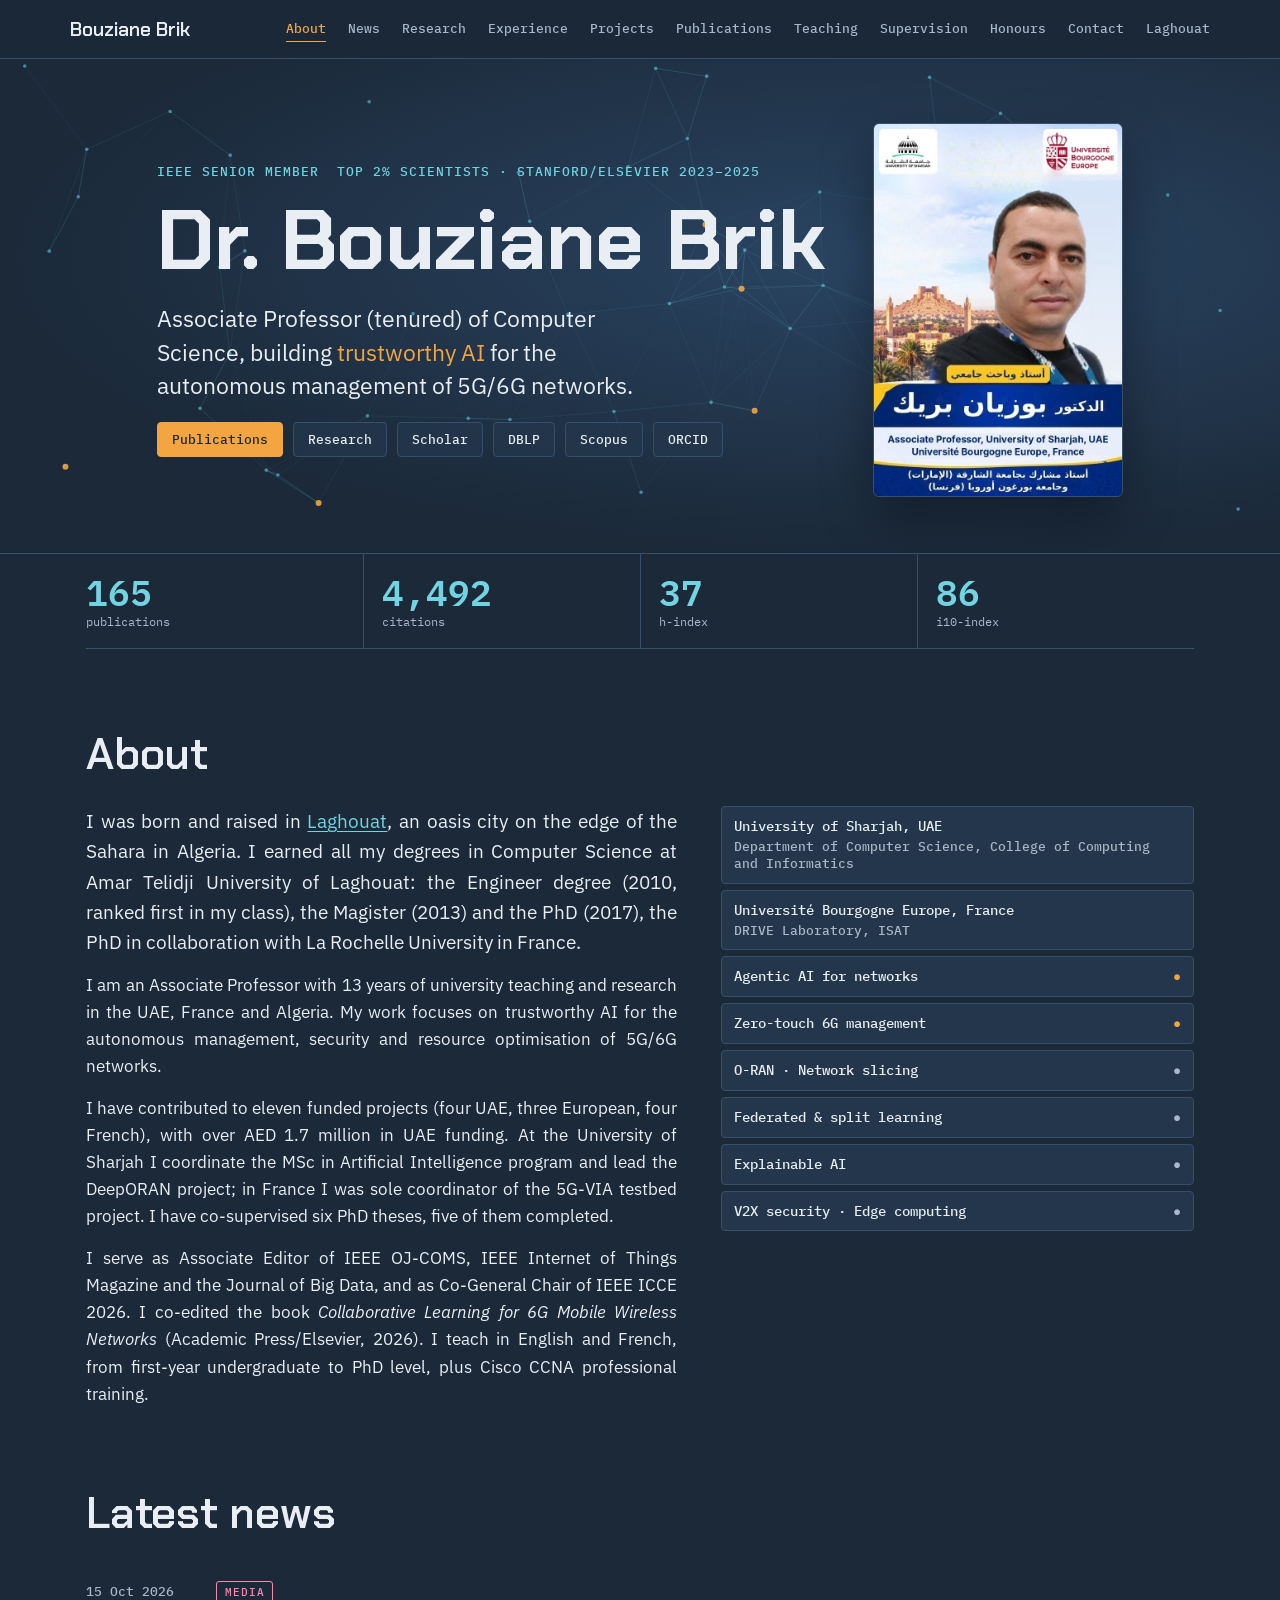
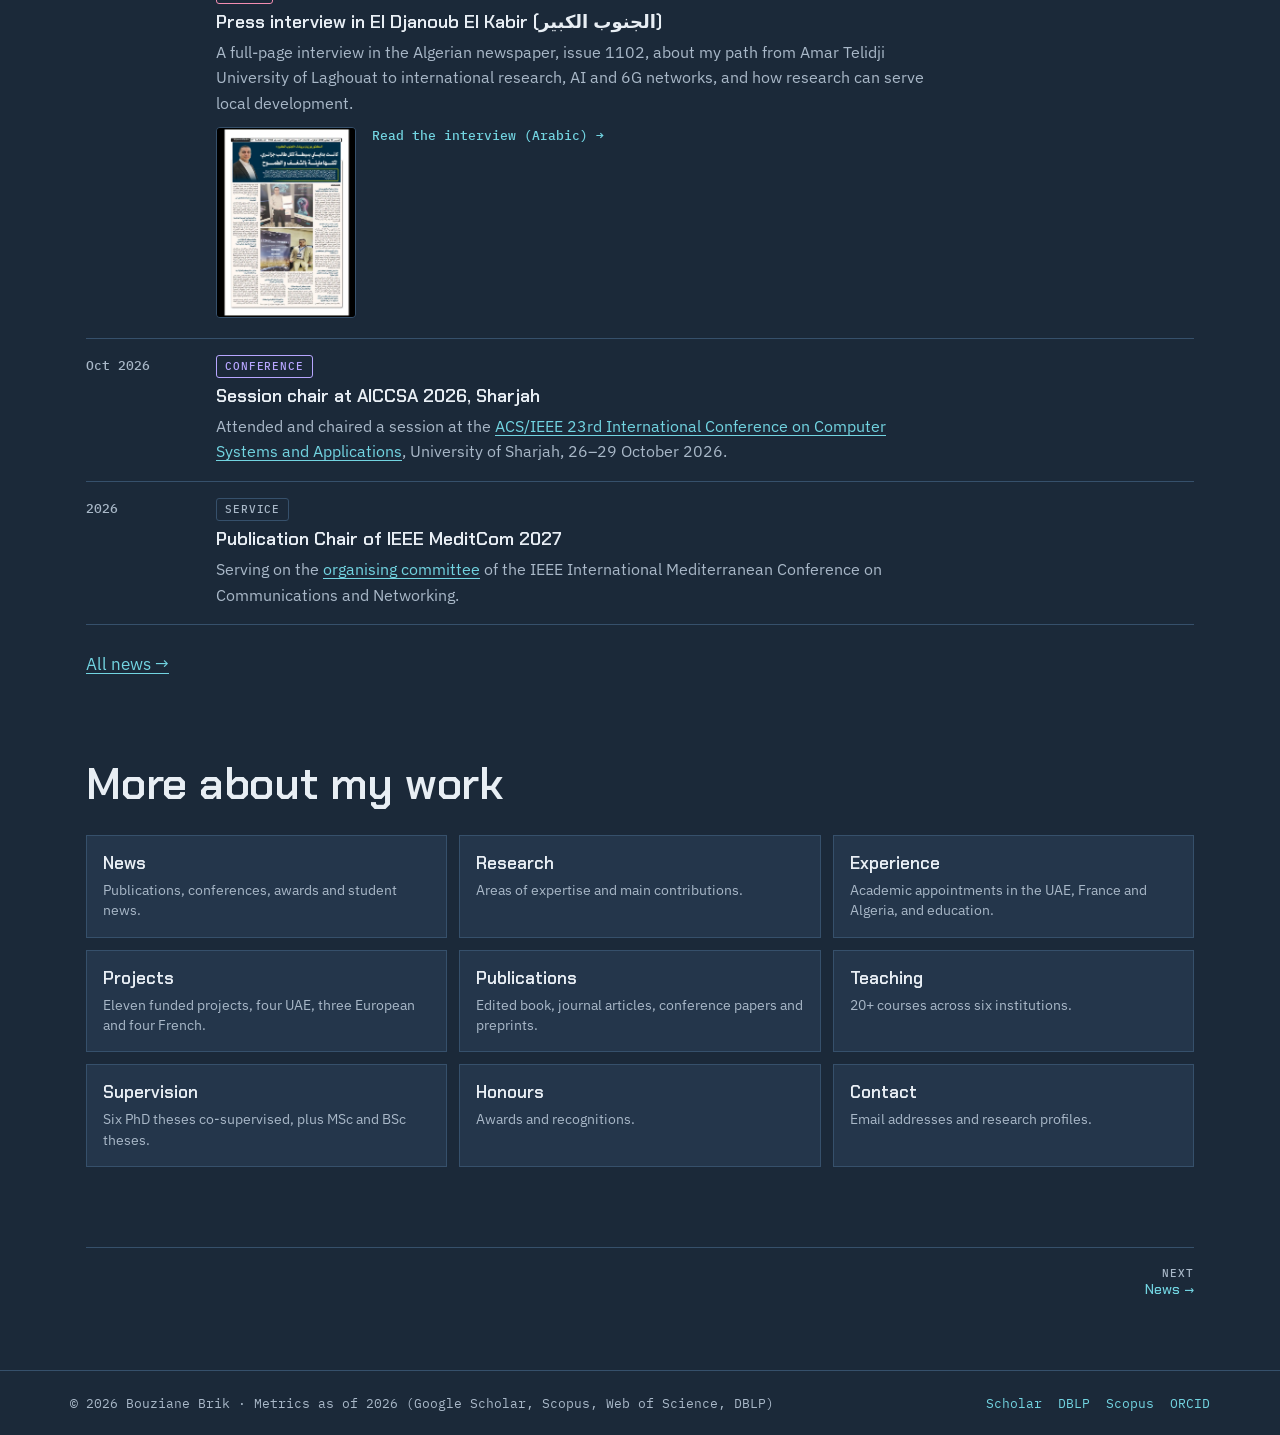
<file: index.html>
<!doctype html>
<html lang="en">
<head>
<meta charset="utf-8">
<meta name="theme-color" content="#1B2939">
<meta name="viewport" content="width=device-width, initial-scale=1, viewport-fit=cover">
<title>Bouziane Brik</title>
<meta name="claude:viewport-fit-sides" content="cover">
<meta name="description" content="Dr. Bouziane Brik, Associate Professor of Computer Science at the University of Sharjah. Trustworthy AI for autonomous 5G/6G network management.">
<link rel="preconnect" href="https://fonts.googleapis.com">
<link rel="preconnect" href="https://fonts.gstatic.com" crossorigin>
<link rel="stylesheet" href="https://fonts.googleapis.com/css2?family=Chakra+Petch:wght@500;600;700&family=IBM+Plex+Mono:wght@400;500;600&family=IBM+Plex+Sans:ital,wght@0,400;0,500;0,600;1,400&display=swap">
<link rel="stylesheet" href="site.css">

<style>
.explore{display:grid;grid-template-columns:repeat(3,minmax(0,1fr));gap:12px}
@media (max-width:720px){.explore{grid-template-columns:minmax(0,1fr)}}
.explore a{display:flex;flex-direction:column;gap:6px;padding:16px;border:1px solid var(--rule);background:var(--surface);text-decoration:none;color:var(--ink);min-width:0}
.explore a:hover{border-color:var(--accent)}
.explore b{font:600 17px var(--f-display)}
.explore span{font-size:14px;color:var(--muted);line-height:1.45}
.pager{display:flex;justify-content:space-between;gap:16px;flex-wrap:wrap;border-top:1px solid var(--rule);padding-top:18px;font:500 14px var(--f-display)}
.pager a{text-decoration:none}
.pager small{display:block;font:500 11px var(--f-mono);text-transform:uppercase;letter-spacing:.08em;color:var(--muted)}
.pager .nx{text-align:right;margin-left:auto}
</style>
<script src="site.js" defer></script>
  <!-- Cloudflare Web Analytics --><script type='module' src='https://static.cloudflareinsights.com/beacon.min.js' data-cf-beacon='{"token": "e5b9dea19c0a4b01a5496e57ead342b6"}'></script><!-- End Cloudflare Web Analytics -->
</head>
<body>
<header class="top gut">
  <div class="in">
    <a class="logo" href="index.html">Bouziane Brik</a>
    <nav aria-label="Site"><ul class="menu"><li><a href="index.html" class="on" aria-current="page">About</a></li><li><a href="news.html">News</a></li><li><a href="research.html">Research</a></li><li><a href="experience.html">Experience</a></li><li><a href="projects.html">Projects</a></li><li><a href="publications.html">Publications</a></li><li><a href="teaching.html">Teaching</a></li><li><a href="supervision.html">Supervision</a></li><li><a href="honours.html">Honours</a></li><li><a href="contact.html">Contact</a></li><li><a href="laghouat.html">Laghouat</a></li></ul></nav>
  </div>
</header>
<section class="hero-band gut" aria-labelledby="name">
  <canvas id="net" aria-hidden="true"></canvas>
  <div class="in">
    <div class="t">
      <div class="kick"><span>IEEE Senior Member</span><span>Top 2% Scientists · Stanford/Elsevier 2023–2025</span></div>
      <h1 id="name">Dr. Bouziane Brik</h1>
      <p class="role">Associate Professor (tenured) of Computer Science, building <em>trustworthy AI</em> for the autonomous management of 5G/6G networks.</p>
      <div class="btns"><a class="pri" href="publications.html">Publications</a><a href="research.html">Research</a><a href="https://scholar.google.fr/citations?user=c3EPy9sAAAAJ&amp;hl=fr" target="_blank" rel="noopener">Scholar</a><a href="https://dblp.org/pid/133/4736.html" target="_blank" rel="noopener">DBLP</a><a href="https://www.scopus.com/authid/detail.uri?authorId=55490670200" target="_blank" rel="noopener">Scopus</a><a href="https://orcid.org/0000-0002-3267-5702" target="_blank" rel="noopener">ORCID</a></div>
    </div>
    <div class="portrait-wrap"><img class="portrait" src="images/bouziane-brik.jpg?v=6" width="600" height="900" alt="Poster of Dr. Bouziane Brik"></div>
  </div>
</section>
<div class="shell gut">

<main class="home">
<div class="metrics" aria-label="Citation metrics, Google Scholar">
    <div><strong>165</strong><small>publications</small></div>
    <div><strong>4,492</strong><small>citations</small></div>
    <div><strong>37</strong><small>h-index</small></div>
    <div><strong>86</strong><small>i10-index</small></div>
</div>
<section id="about" aria-labelledby="about-h">
  <div class="sec-head"><h2 id="about-h">About</h2></div>
  <div class="about">
  <div class="prose just">
    <p class="lede">I was born and raised in <a href="laghouat.html">Laghouat</a>, an oasis city on the edge of the Sahara in Algeria. I earned all my degrees in Computer Science at Amar Telidji University of Laghouat: the Engineer degree (2010, ranked first in my class), the Magister (2013) and the PhD (2017), the PhD in collaboration with La Rochelle University in France.</p>
    <p>I am an Associate Professor with 13 years of university teaching and research in the UAE, France and Algeria. My work focuses on trustworthy AI for the autonomous management, security and resource optimisation of 5G/6G networks.</p>
    <p>I have contributed to eleven funded projects (four UAE, three European, four French), with over AED 1.7 million in UAE funding. At the University of Sharjah I coordinate the MSc in Artificial Intelligence program and lead the DeepORAN project; in France I was sole coordinator of the 5G-VIA testbed project. I have co-supervised six PhD theses, five of them completed.</p>
    <p>I serve as Associate Editor of IEEE OJ-COMS, IEEE Internet of Things Magazine and the Journal of Big Data, and as Co-General Chair of IEEE ICCE 2026. I co-edited the book <em>Collaborative Learning for 6G Mobile Wireless Networks</em> (Academic Press/Elsevier, 2026). I teach in English and French, from first-year undergraduate to PhD level, plus Cisco CCNA professional training.</p>
  </div>
  <ul class="stack" aria-label="Affiliations and topics">
    <li class="aff"><b>University of Sharjah, UAE</b><span>Department of Computer Science, College of Computing and Informatics</span></li>
    <li class="aff"><b>Université Bourgogne Europe, France</b><span>DRIVE Laboratory, ISAT</span></li>
    <li class="hot">Agentic AI for networks<i>●</i></li><li class="hot">Zero-touch 6G management<i>●</i></li>
    <li>O-RAN · Network slicing<i>●</i></li><li>Federated &amp; split learning<i>●</i></li>
    <li>Explainable AI<i>●</i></li><li>V2X security · Edge computing<i>●</i></li>
  </ul>
  </div>
</section>


<section aria-labelledby="latest-h">
  <div class="sec-head"><h2 id="latest-h">Latest news</h2></div>
  <ul class="newslist short">
    <li data-k="media"><time>15 Oct 2026</time><div class="nb"><span class="ntag media">Media</span><b>Press interview in El Djanoub El Kabir (الجنوب الكبير)</b><p>A full-page interview in the Algerian newspaper, issue 1102, about my path from Amar Telidji University of Laghouat to international research, AI and 6G networks, and how research can serve local development.</p><div class="press"><a class="zoom" role="button" tabindex="0" data-full="images/interview-eljanoub-elkabir-2026.jpg" aria-label="Enlarge photo"><img src="images/interview-eljanoub-elkabir-2026.jpg" width="1179" height="1614" alt="Newspaper page: interview with Dr. Bouziane Brik in El Djanoub El Kabir, 15 October 2026" loading="lazy"></a><a class="zoom" role="button" tabindex="0" data-full="images/interview-eljanoub-elkabir-2026.jpg" aria-label="Enlarge photo">Read the interview (Arabic) →</a></div></div></li>
    <li data-k="conf"><time>Oct 2026</time><div class="nb"><span class="ntag conf">Conference</span><b>Session chair at AICCSA 2026, Sharjah</b><p>Attended and chaired a session at the <a href="https://aiccsa.net/AICCSA2026/" target="_blank" rel="noopener">ACS/IEEE 23rd International Conference on Computer Systems and Applications</a>, University of Sharjah, 26–29 October 2026.</p></div></li>
    <li data-k="service"><time>2026</time><div class="nb"><span class="ntag service">Service</span><b>Publication Chair of IEEE MeditCom 2027</b><p>Serving on the <a href="https://meditcom2027.ieee-meditcom.org/committees" target="_blank" rel="noopener">organising committee</a> of the IEEE International Mediterranean Conference on Communications and Networking.</p></div></li>
  </ul>
  <p><a href="news.html">All news →</a></p>
</section>

<section aria-labelledby="explore-h">
  <div class="sec-head"><h2 id="explore-h">More about my work</h2></div>
  <div class="explore">
    <a href="news.html"><b>News</b><span>Publications, conferences, awards and student news.</span></a>
    <a href="research.html"><b>Research</b><span>Areas of expertise and main contributions.</span></a>
    <a href="experience.html"><b>Experience</b><span>Academic appointments in the UAE, France and Algeria, and education.</span></a>
    <a href="projects.html"><b>Projects</b><span>Eleven funded projects, four UAE, three European and four French.</span></a>
    <a href="publications.html"><b>Publications</b><span>Edited book, journal articles, conference papers and preprints.</span></a>
    <a href="teaching.html"><b>Teaching</b><span>20+ courses across six institutions.</span></a>
    <a href="supervision.html"><b>Supervision</b><span>Six PhD theses co-supervised, plus MSc and BSc theses.</span></a>
    <a href="honours.html"><b>Honours</b><span>Awards and recognitions.</span></a>
    <a href="contact.html"><b>Contact</b><span>Email addresses and research profiles.</span></a>
  </div>
</section>

<div class="pager"><a class="nx" href="news.html"><small>Next</small>News →</a></div>
</main>
</div>
<footer class="foot gut"><div class="in"><span>© 2026 Bouziane Brik · Metrics as of 2026 (Google Scholar, Scopus, Web of Science, DBLP)</span><span class="ids"><a href="https://scholar.google.fr/citations?user=c3EPy9sAAAAJ&amp;hl=fr" target="_blank" rel="noopener">Scholar</a><a href="https://dblp.org/pid/133/4736.html" target="_blank" rel="noopener">DBLP</a><a href="https://www.scopus.com/authid/detail.uri?authorId=55490670200" target="_blank" rel="noopener">Scopus</a><a href="https://orcid.org/0000-0002-3267-5702" target="_blank" rel="noopener">ORCID</a></span></div></footer>

<script>
(function(){
  /* Network graphic: slow-drifting nodes with links, amber hubs. */
  var c=document.getElementById('net'); if(!c||!c.getContext) return;
  var x=c.getContext('2d'), still=window.matchMedia('(prefers-reduced-motion: reduce)').matches, W, H, P, raf;
  function size(){var d=Math.min(2,window.devicePixelRatio||1);W=c.clientWidth;H=c.clientHeight;c.width=W*d;c.height=H*d;x.setTransform(d,0,0,d,0,0);
    var n=Math.round(Math.min(80,W*H/12000));P=[];for(var i=0;i<n;i++)P.push({x:Math.random()*W,y:Math.random()*H,vx:(Math.random()-.5)*.25,vy:(Math.random()-.5)*.25,hub:Math.random()<.12})}
  function draw(){x.clearRect(0,0,W,H);
    for(var i=0;i<P.length;i++){var a=P[i];for(var j=i+1;j<P.length;j++){var b=P[j],d=Math.hypot(a.x-b.x,a.y-b.y);
      if(d<140){x.strokeStyle='rgba(92,200,215,'+((1-d/140)*.3)+')';x.lineWidth=1;x.beginPath();x.moveTo(a.x,a.y);x.lineTo(b.x,b.y);x.stroke()}}}
    P.forEach(function(p){x.fillStyle=p.hub?'rgba(242,165,65,.9)':'rgba(92,200,215,.6)';x.beginPath();x.arc(p.x,p.y,p.hub?3:1.8,0,7);x.fill();
      if(!still){p.x+=p.vx;p.y+=p.vy;if(p.x<0||p.x>W)p.vx*=-1;if(p.y<0||p.y>H)p.vy*=-1}});
    if(!still) raf=requestAnimationFrame(draw)}
  size();draw();window.addEventListener('resize',function(){cancelAnimationFrame(raf);size();draw()});
})();

(function(){
  /* Publication filter + search */
  var list=document.getElementById('publist'); if(!list) return;
  var items=[].slice.call(list.querySelectorAll('li:not(.yearrow)')), years=[].slice.call(list.querySelectorAll('.yearrow'));
  var btns=[].slice.call(document.querySelectorAll('.tabs button')), q=document.getElementById('pubsearch'), empty=document.getElementById('pubempty');
  var f='S';
  function apply(){
    var term=(q.value||'').trim().toLowerCase(), shown=0, seen={};
    items.forEach(function(li){
      var ok=(f==='A'||(f==='S'?li.dataset.sel==='1':li.dataset.t===f)) && (!term||li.textContent.toLowerCase().indexOf(term)>-1);
      li.hidden=!ok; if(ok){shown++; seen[li.dataset.y]=1}
    });
    years.forEach(function(y){y.hidden=!seen[y.dataset.y]});
    empty.hidden=shown>0;
  }
  btns.forEach(function(b){b.addEventListener('click',function(){f=b.dataset.f;btns.forEach(function(x){x.setAttribute('aria-pressed',x===b?'true':'false')});apply()})});
  q.addEventListener('input',function(){ if(q.value && f==='S'){f='A';btns.forEach(function(x){x.setAttribute('aria-pressed',x.dataset.f==='A'?'true':'false')})} apply()});
  apply();
})();

(function(){
  /* Copy buttons */
  document.querySelectorAll('.copy').forEach(function(b){
    b.addEventListener('click',function(){
      var t=b.dataset.copy, done=function(){b.textContent='Copied';setTimeout(function(){b.textContent='Copy'},1600)};
      try{navigator.clipboard.writeText(t).then(done,function(){sel(b)})}catch(e){sel(b)}
    });
  });
  function sel(b){var code=b.previousElementSibling,r=document.createRange();r.selectNodeContents(code);var s=getSelection();s.removeAllRanges();s.addRange(r)}
})();

(function(){var a=document.querySelector('.menu a.on'),u=a&&a.closest('.menu');if(u&&u.scrollWidth>u.clientWidth)u.scrollLeft=a.parentNode.offsetLeft-16})();
</script>

</body>
</html>
</file>
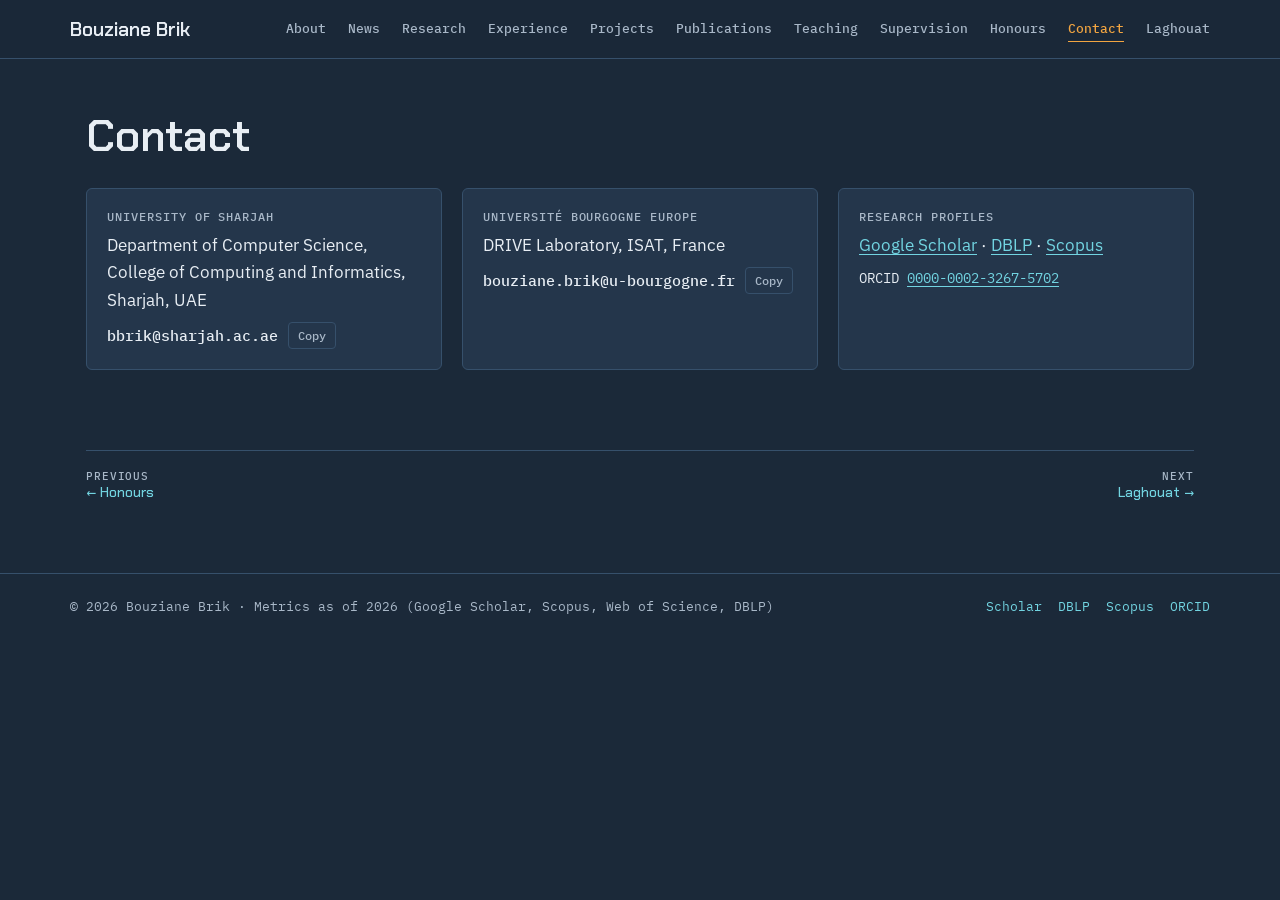
<file: contact.html>
<!doctype html>
<html lang="en">
<head>
<meta charset="utf-8">
<meta name="theme-color" content="#1B2939">
<meta name="viewport" content="width=device-width, initial-scale=1, viewport-fit=cover">
<title>Contact · Bouziane Brik</title>
<meta name="claude:viewport-fit-sides" content="cover">
<meta name="description" content="Dr. Bouziane Brik, Associate Professor of Computer Science at the University of Sharjah. Trustworthy AI for autonomous 5G/6G network management.">
<link rel="preconnect" href="https://fonts.googleapis.com">
<link rel="preconnect" href="https://fonts.gstatic.com" crossorigin>
<link rel="stylesheet" href="https://fonts.googleapis.com/css2?family=Chakra+Petch:wght@500;600;700&family=IBM+Plex+Mono:wght@400;500;600&family=IBM+Plex+Sans:ital,wght@0,400;0,500;0,600;1,400&display=swap">
<link rel="stylesheet" href="site.css">

<style>
.explore{display:grid;grid-template-columns:repeat(auto-fill,minmax(220px,1fr));gap:12px}
.explore a{display:flex;flex-direction:column;gap:6px;padding:16px;border:1px solid var(--rule);background:var(--surface);text-decoration:none;color:var(--ink);min-width:0}
.explore a:hover{border-color:var(--accent)}
.explore b{font:600 17px var(--f-display)}
.explore span{font-size:14px;color:var(--muted);line-height:1.45}
.pager{display:flex;justify-content:space-between;gap:16px;flex-wrap:wrap;border-top:1px solid var(--rule);padding-top:18px;font:500 14px var(--f-display)}
.pager a{text-decoration:none}
.pager small{display:block;font:500 11px var(--f-mono);text-transform:uppercase;letter-spacing:.08em;color:var(--muted)}
.pager .nx{text-align:right;margin-left:auto}
</style>
<script src="site.js" defer></script>
  <!-- Cloudflare Web Analytics --><script type='module' src='https://static.cloudflareinsights.com/beacon.min.js' data-cf-beacon='{"token": "e5b9dea19c0a4b01a5496e57ead342b6"}'></script><!-- End Cloudflare Web Analytics -->
</head>
<body>
<header class="top gut">
  <div class="in">
    <a class="logo" href="index.html">Bouziane Brik</a>
    <nav aria-label="Site"><ul class="menu"><li><a href="index.html">About</a></li><li><a href="news.html">News</a></li><li><a href="research.html">Research</a></li><li><a href="experience.html">Experience</a></li><li><a href="projects.html">Projects</a></li><li><a href="publications.html">Publications</a></li><li><a href="teaching.html">Teaching</a></li><li><a href="supervision.html">Supervision</a></li><li><a href="honours.html">Honours</a></li><li><a href="contact.html" class="on" aria-current="page">Contact</a></li><li><a href="laghouat.html">Laghouat</a></li></ul></nav>
  </div>
</header>
<div class="shell gut">

<main>
<section id="contact" aria-labelledby="con-h">
  <div class="sec-head"><h2 id="con-h">Contact</h2></div>
  <div class="contact">
    <div><span class="label">University of Sharjah</span>
      <p>Department of Computer Science, College of Computing and Informatics, Sharjah, UAE</p>
      <div class="mail"><code>bbrik@sharjah.ac.ae</code><button type="button" class="copy" data-copy="bbrik@sharjah.ac.ae">Copy</button></div></div>
    <div><span class="label">Université Bourgogne Europe</span>
      <p>DRIVE Laboratory, ISAT, France</p>
      <div class="mail"><code>bouziane.brik@u-bourgogne.fr</code><button type="button" class="copy" data-copy="bouziane.brik@u-bourgogne.fr">Copy</button></div></div>
    <div><span class="label">Research profiles</span>
      <p><a href="https://scholar.google.fr/citations?user=c3EPy9sAAAAJ&amp;hl=fr" target="_blank" rel="noopener">Google Scholar</a> · <a href="https://dblp.org/pid/133/4736.html" target="_blank" rel="noopener">DBLP</a> · <a href="https://www.scopus.com/authid/detail.uri?authorId=55490670200" target="_blank" rel="noopener">Scopus</a></p>
      <p class="num" style="font-size:14px">ORCID <a href="https://orcid.org/0000-0002-3267-5702" target="_blank" rel="noopener">0000-0002-3267-5702</a></p></div>
  </div>
</section>
<div class="pager"><a href="honours.html"><small>Previous</small>← Honours</a><a class="nx" href="laghouat.html"><small>Next</small>Laghouat →</a></div>
</main>
</div>
<footer class="foot gut"><div class="in"><span>© 2026 Bouziane Brik · Metrics as of 2026 (Google Scholar, Scopus, Web of Science, DBLP)</span><span class="ids"><a href="https://scholar.google.fr/citations?user=c3EPy9sAAAAJ&amp;hl=fr" target="_blank" rel="noopener">Scholar</a><a href="https://dblp.org/pid/133/4736.html" target="_blank" rel="noopener">DBLP</a><a href="https://www.scopus.com/authid/detail.uri?authorId=55490670200" target="_blank" rel="noopener">Scopus</a><a href="https://orcid.org/0000-0002-3267-5702" target="_blank" rel="noopener">ORCID</a></span></div></footer>

<script>
(function(){
  /* Network graphic: slow-drifting nodes with links, amber hubs. */
  var c=document.getElementById('net'); if(!c||!c.getContext) return;
  var x=c.getContext('2d'), still=window.matchMedia('(prefers-reduced-motion: reduce)').matches, W, H, P, raf;
  function size(){var d=Math.min(2,window.devicePixelRatio||1);W=c.clientWidth;H=c.clientHeight;c.width=W*d;c.height=H*d;x.setTransform(d,0,0,d,0,0);
    var n=Math.round(Math.min(80,W*H/12000));P=[];for(var i=0;i<n;i++)P.push({x:Math.random()*W,y:Math.random()*H,vx:(Math.random()-.5)*.25,vy:(Math.random()-.5)*.25,hub:Math.random()<.12})}
  function draw(){x.clearRect(0,0,W,H);
    for(var i=0;i<P.length;i++){var a=P[i];for(var j=i+1;j<P.length;j++){var b=P[j],d=Math.hypot(a.x-b.x,a.y-b.y);
      if(d<140){x.strokeStyle='rgba(92,200,215,'+((1-d/140)*.3)+')';x.lineWidth=1;x.beginPath();x.moveTo(a.x,a.y);x.lineTo(b.x,b.y);x.stroke()}}}
    P.forEach(function(p){x.fillStyle=p.hub?'rgba(242,165,65,.9)':'rgba(92,200,215,.6)';x.beginPath();x.arc(p.x,p.y,p.hub?3:1.8,0,7);x.fill();
      if(!still){p.x+=p.vx;p.y+=p.vy;if(p.x<0||p.x>W)p.vx*=-1;if(p.y<0||p.y>H)p.vy*=-1}});
    if(!still) raf=requestAnimationFrame(draw)}
  size();draw();window.addEventListener('resize',function(){cancelAnimationFrame(raf);size();draw()});
})();

(function(){
  /* Publication filter + search */
  var list=document.getElementById('publist'); if(!list) return;
  var items=[].slice.call(list.querySelectorAll('li:not(.yearrow)')), years=[].slice.call(list.querySelectorAll('.yearrow'));
  var btns=[].slice.call(document.querySelectorAll('.tabs button')), q=document.getElementById('pubsearch'), empty=document.getElementById('pubempty');
  var f='S';
  function apply(){
    var term=(q.value||'').trim().toLowerCase(), shown=0, seen={};
    items.forEach(function(li){
      var ok=(f==='A'||(f==='S'?li.dataset.sel==='1':li.dataset.t===f)) && (!term||li.textContent.toLowerCase().indexOf(term)>-1);
      li.hidden=!ok; if(ok){shown++; seen[li.dataset.y]=1}
    });
    years.forEach(function(y){y.hidden=!seen[y.dataset.y]});
    empty.hidden=shown>0;
  }
  btns.forEach(function(b){b.addEventListener('click',function(){f=b.dataset.f;btns.forEach(function(x){x.setAttribute('aria-pressed',x===b?'true':'false')});apply()})});
  q.addEventListener('input',function(){ if(q.value && f==='S'){f='A';btns.forEach(function(x){x.setAttribute('aria-pressed',x.dataset.f==='A'?'true':'false')})} apply()});
  apply();
})();

(function(){
  /* Copy buttons */
  document.querySelectorAll('.copy').forEach(function(b){
    b.addEventListener('click',function(){
      var t=b.dataset.copy, done=function(){b.textContent='Copied';setTimeout(function(){b.textContent='Copy'},1600)};
      try{navigator.clipboard.writeText(t).then(done,function(){sel(b)})}catch(e){sel(b)}
    });
  });
  function sel(b){var code=b.previousElementSibling,r=document.createRange();r.selectNodeContents(code);var s=getSelection();s.removeAllRanges();s.addRange(r)}
})();

(function(){var a=document.querySelector('.menu a.on'),u=a&&a.closest('.menu');if(u&&u.scrollWidth>u.clientWidth)u.scrollLeft=a.parentNode.offsetLeft-16})();
</script>

</body>
</html>
</file>
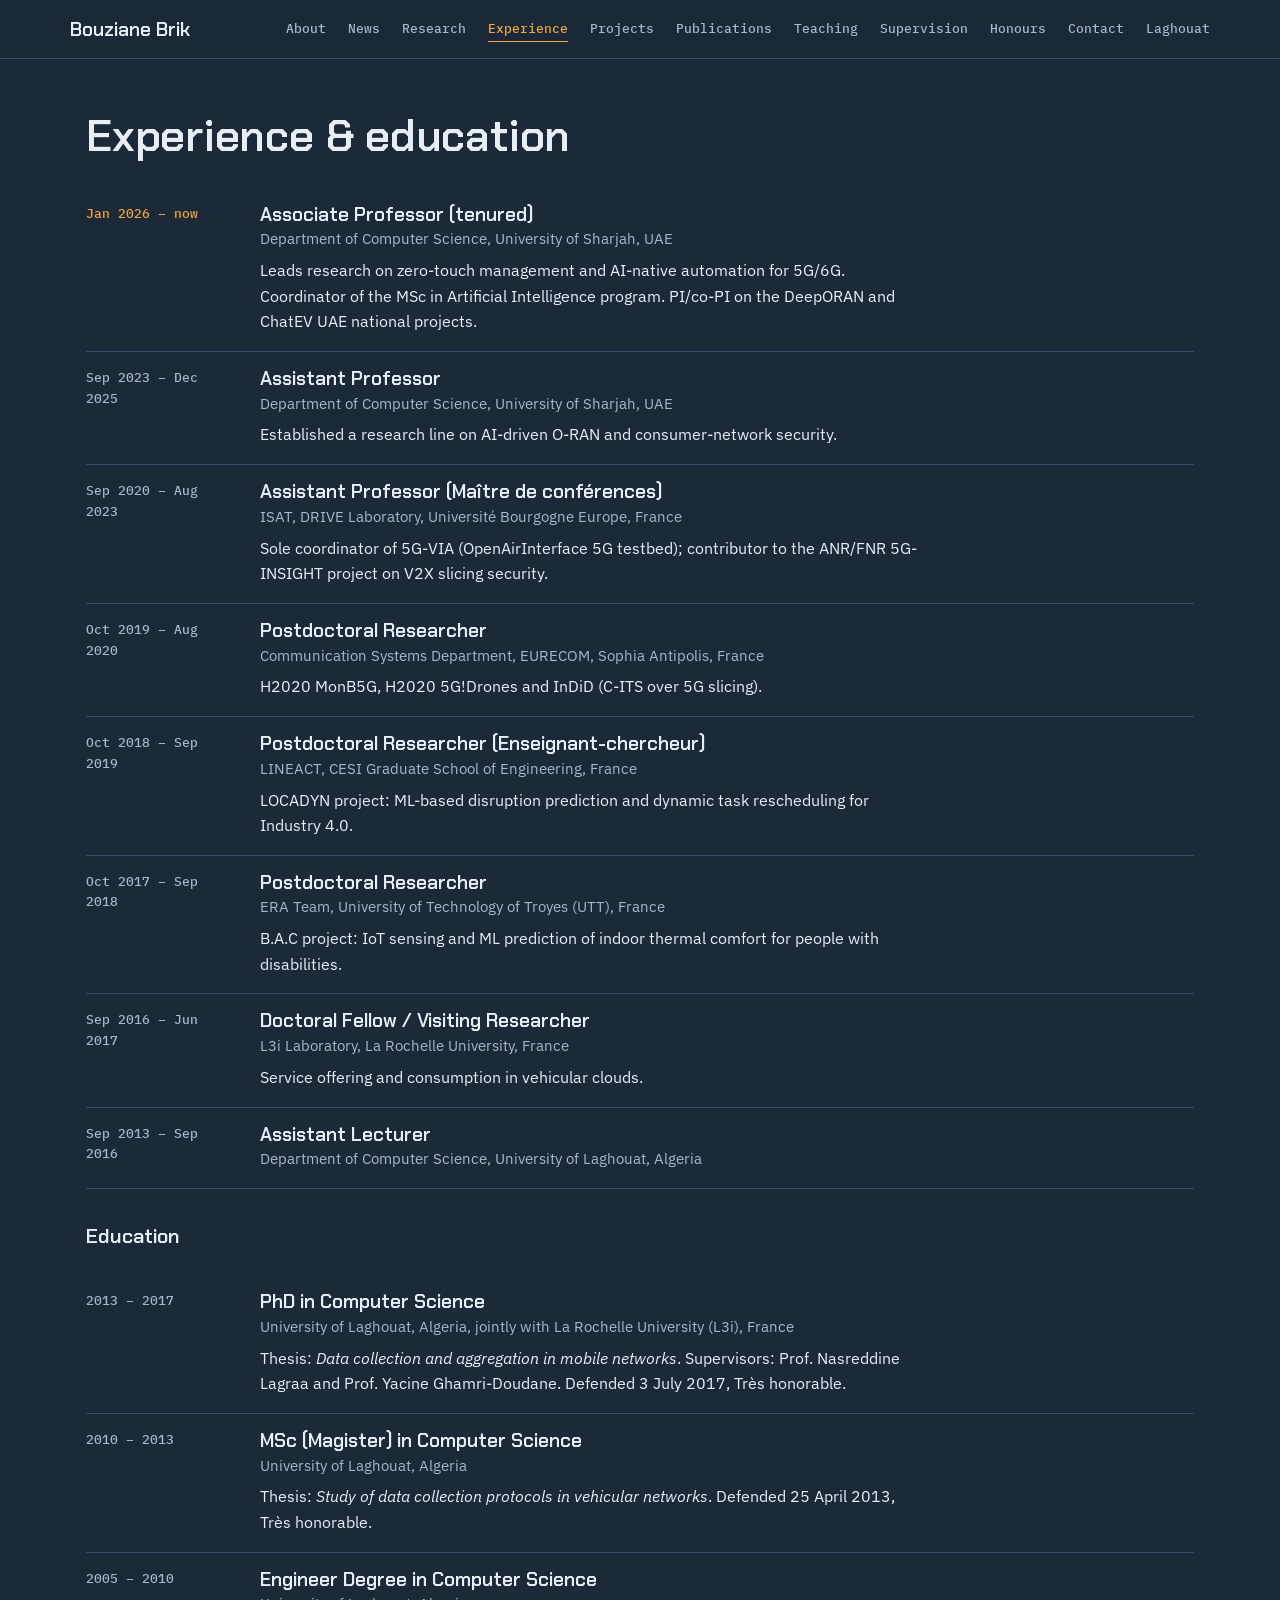
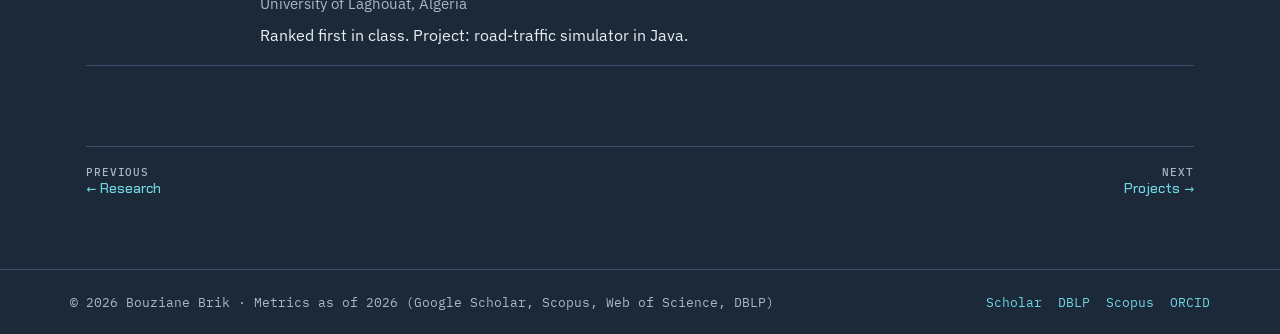
<file: experience.html>
<!doctype html>
<html lang="en">
<head>
<meta charset="utf-8">
<meta name="theme-color" content="#1B2939">
<meta name="viewport" content="width=device-width, initial-scale=1, viewport-fit=cover">
<title>Experience · Bouziane Brik</title>
<meta name="claude:viewport-fit-sides" content="cover">
<meta name="description" content="Dr. Bouziane Brik, Associate Professor of Computer Science at the University of Sharjah. Trustworthy AI for autonomous 5G/6G network management.">
<link rel="preconnect" href="https://fonts.googleapis.com">
<link rel="preconnect" href="https://fonts.gstatic.com" crossorigin>
<link rel="stylesheet" href="https://fonts.googleapis.com/css2?family=Chakra+Petch:wght@500;600;700&family=IBM+Plex+Mono:wght@400;500;600&family=IBM+Plex+Sans:ital,wght@0,400;0,500;0,600;1,400&display=swap">
<link rel="stylesheet" href="site.css">

<style>
.explore{display:grid;grid-template-columns:repeat(auto-fill,minmax(220px,1fr));gap:12px}
.explore a{display:flex;flex-direction:column;gap:6px;padding:16px;border:1px solid var(--rule);background:var(--surface);text-decoration:none;color:var(--ink);min-width:0}
.explore a:hover{border-color:var(--accent)}
.explore b{font:600 17px var(--f-display)}
.explore span{font-size:14px;color:var(--muted);line-height:1.45}
.pager{display:flex;justify-content:space-between;gap:16px;flex-wrap:wrap;border-top:1px solid var(--rule);padding-top:18px;font:500 14px var(--f-display)}
.pager a{text-decoration:none}
.pager small{display:block;font:500 11px var(--f-mono);text-transform:uppercase;letter-spacing:.08em;color:var(--muted)}
.pager .nx{text-align:right;margin-left:auto}
</style>
<script src="site.js" defer></script>
  <!-- Cloudflare Web Analytics --><script type='module' src='https://static.cloudflareinsights.com/beacon.min.js' data-cf-beacon='{"token": "e5b9dea19c0a4b01a5496e57ead342b6"}'></script><!-- End Cloudflare Web Analytics -->
</head>
<body>
<header class="top gut">
  <div class="in">
    <a class="logo" href="index.html">Bouziane Brik</a>
    <nav aria-label="Site"><ul class="menu"><li><a href="index.html">About</a></li><li><a href="news.html">News</a></li><li><a href="research.html">Research</a></li><li><a href="experience.html" class="on" aria-current="page">Experience</a></li><li><a href="projects.html">Projects</a></li><li><a href="publications.html">Publications</a></li><li><a href="teaching.html">Teaching</a></li><li><a href="supervision.html">Supervision</a></li><li><a href="honours.html">Honours</a></li><li><a href="contact.html">Contact</a></li><li><a href="laghouat.html">Laghouat</a></li></ul></nav>
  </div>
</header>
<div class="shell gut">

<main>
<section id="experience" aria-labelledby="exp-h">
  <div class="sec-head"><h2 id="exp-h">Experience &amp; education</h2></div>
  <div class="tl">
    <div class="now"><span class="when">Jan 2026 – now</span><div><h3>Associate Professor (tenured)</h3><div class="where">Department of Computer Science, University of Sharjah, UAE</div>
      <p>Leads research on zero-touch management and AI-native automation for 5G/6G. Coordinator of the MSc in Artificial Intelligence program. PI/co-PI on the DeepORAN and ChatEV UAE national projects.</p></div></div>
    <div><span class="when">Sep 2023 – Dec 2025</span><div><h3>Assistant Professor</h3><div class="where">Department of Computer Science, University of Sharjah, UAE</div>
      <p>Established a research line on AI-driven O-RAN and consumer-network security.</p></div></div>
    <div><span class="when">Sep 2020 – Aug 2023</span><div><h3>Assistant Professor (Maître de conférences)</h3><div class="where">ISAT, DRIVE Laboratory, Université Bourgogne Europe, France</div>
      <p>Sole coordinator of 5G-VIA (OpenAirInterface 5G testbed); contributor to the ANR/FNR 5G-INSIGHT project on V2X slicing security.</p></div></div>
    <div><span class="when">Oct 2019 – Aug 2020</span><div><h3>Postdoctoral Researcher</h3><div class="where">Communication Systems Department, EURECOM, Sophia Antipolis, France</div>
      <p>H2020 MonB5G, H2020 5G!Drones and InDiD (C-ITS over 5G slicing).</p></div></div>
    <div><span class="when">Oct 2018 – Sep 2019</span><div><h3>Postdoctoral Researcher (Enseignant-chercheur)</h3><div class="where">LINEACT, CESI Graduate School of Engineering, France</div>
      <p>LOCADYN project: ML-based disruption prediction and dynamic task rescheduling for Industry 4.0.</p></div></div>
    <div><span class="when">Oct 2017 – Sep 2018</span><div><h3>Postdoctoral Researcher</h3><div class="where">ERA Team, University of Technology of Troyes (UTT), France</div>
      <p>B.A.C project: IoT sensing and ML prediction of indoor thermal comfort for people with disabilities.</p></div></div>
    <div><span class="when">Sep 2016 – Jun 2017</span><div><h3>Doctoral Fellow / Visiting Researcher</h3><div class="where">L3i Laboratory, La Rochelle University, France</div>
      <p>Service offering and consumption in vehicular clouds.</p></div></div>
    <div><span class="when">Sep 2013 – Sep 2016</span><div><h3>Assistant Lecturer</h3><div class="where">Department of Computer Science, University of Laghouat, Algeria</div></div></div>
  </div>
  <h3 class="sub-h">Education</h3>
  <div class="tl">
    <div><span class="when">2013 – 2017</span><div><h3>PhD in Computer Science</h3><div class="where">University of Laghouat, Algeria, jointly with La Rochelle University (L3i), France</div>
      <p>Thesis: <em>Data collection and aggregation in mobile networks</em>. Supervisors: Prof. Nasreddine Lagraa and Prof. Yacine Ghamri-Doudane. Defended 3 July 2017, Très honorable.</p></div></div>
    <div><span class="when">2010 – 2013</span><div><h3>MSc (Magister) in Computer Science</h3><div class="where">University of Laghouat, Algeria</div>
      <p>Thesis: <em>Study of data collection protocols in vehicular networks</em>. Defended 25 April 2013, Très honorable.</p></div></div>
    <div><span class="when">2005 – 2010</span><div><h3>Engineer Degree in Computer Science</h3><div class="where">University of Laghouat, Algeria</div>
      <p>Ranked first in class. Project: road-traffic simulator in Java.</p></div></div>
  </div>
</section>


<div class="pager"><a href="research.html"><small>Previous</small>← Research</a><a class="nx" href="projects.html"><small>Next</small>Projects →</a></div>
</main>
</div>
<footer class="foot gut"><div class="in"><span>© 2026 Bouziane Brik · Metrics as of 2026 (Google Scholar, Scopus, Web of Science, DBLP)</span><span class="ids"><a href="https://scholar.google.fr/citations?user=c3EPy9sAAAAJ&amp;hl=fr" target="_blank" rel="noopener">Scholar</a><a href="https://dblp.org/pid/133/4736.html" target="_blank" rel="noopener">DBLP</a><a href="https://www.scopus.com/authid/detail.uri?authorId=55490670200" target="_blank" rel="noopener">Scopus</a><a href="https://orcid.org/0000-0002-3267-5702" target="_blank" rel="noopener">ORCID</a></span></div></footer>

<script>
(function(){
  /* Network graphic: slow-drifting nodes with links, amber hubs. */
  var c=document.getElementById('net'); if(!c||!c.getContext) return;
  var x=c.getContext('2d'), still=window.matchMedia('(prefers-reduced-motion: reduce)').matches, W, H, P, raf;
  function size(){var d=Math.min(2,window.devicePixelRatio||1);W=c.clientWidth;H=c.clientHeight;c.width=W*d;c.height=H*d;x.setTransform(d,0,0,d,0,0);
    var n=Math.round(Math.min(80,W*H/12000));P=[];for(var i=0;i<n;i++)P.push({x:Math.random()*W,y:Math.random()*H,vx:(Math.random()-.5)*.25,vy:(Math.random()-.5)*.25,hub:Math.random()<.12})}
  function draw(){x.clearRect(0,0,W,H);
    for(var i=0;i<P.length;i++){var a=P[i];for(var j=i+1;j<P.length;j++){var b=P[j],d=Math.hypot(a.x-b.x,a.y-b.y);
      if(d<140){x.strokeStyle='rgba(92,200,215,'+((1-d/140)*.3)+')';x.lineWidth=1;x.beginPath();x.moveTo(a.x,a.y);x.lineTo(b.x,b.y);x.stroke()}}}
    P.forEach(function(p){x.fillStyle=p.hub?'rgba(242,165,65,.9)':'rgba(92,200,215,.6)';x.beginPath();x.arc(p.x,p.y,p.hub?3:1.8,0,7);x.fill();
      if(!still){p.x+=p.vx;p.y+=p.vy;if(p.x<0||p.x>W)p.vx*=-1;if(p.y<0||p.y>H)p.vy*=-1}});
    if(!still) raf=requestAnimationFrame(draw)}
  size();draw();window.addEventListener('resize',function(){cancelAnimationFrame(raf);size();draw()});
})();

(function(){
  /* Publication filter + search */
  var list=document.getElementById('publist'); if(!list) return;
  var items=[].slice.call(list.querySelectorAll('li:not(.yearrow)')), years=[].slice.call(list.querySelectorAll('.yearrow'));
  var btns=[].slice.call(document.querySelectorAll('.tabs button')), q=document.getElementById('pubsearch'), empty=document.getElementById('pubempty');
  var f='S';
  function apply(){
    var term=(q.value||'').trim().toLowerCase(), shown=0, seen={};
    items.forEach(function(li){
      var ok=(f==='A'||(f==='S'?li.dataset.sel==='1':li.dataset.t===f)) && (!term||li.textContent.toLowerCase().indexOf(term)>-1);
      li.hidden=!ok; if(ok){shown++; seen[li.dataset.y]=1}
    });
    years.forEach(function(y){y.hidden=!seen[y.dataset.y]});
    empty.hidden=shown>0;
  }
  btns.forEach(function(b){b.addEventListener('click',function(){f=b.dataset.f;btns.forEach(function(x){x.setAttribute('aria-pressed',x===b?'true':'false')});apply()})});
  q.addEventListener('input',function(){ if(q.value && f==='S'){f='A';btns.forEach(function(x){x.setAttribute('aria-pressed',x.dataset.f==='A'?'true':'false')})} apply()});
  apply();
})();

(function(){
  /* Copy buttons */
  document.querySelectorAll('.copy').forEach(function(b){
    b.addEventListener('click',function(){
      var t=b.dataset.copy, done=function(){b.textContent='Copied';setTimeout(function(){b.textContent='Copy'},1600)};
      try{navigator.clipboard.writeText(t).then(done,function(){sel(b)})}catch(e){sel(b)}
    });
  });
  function sel(b){var code=b.previousElementSibling,r=document.createRange();r.selectNodeContents(code);var s=getSelection();s.removeAllRanges();s.addRange(r)}
})();

(function(){var a=document.querySelector('.menu a.on'),u=a&&a.closest('.menu');if(u&&u.scrollWidth>u.clientWidth)u.scrollLeft=a.parentNode.offsetLeft-16})();
</script>

</body>
</html>
</file>
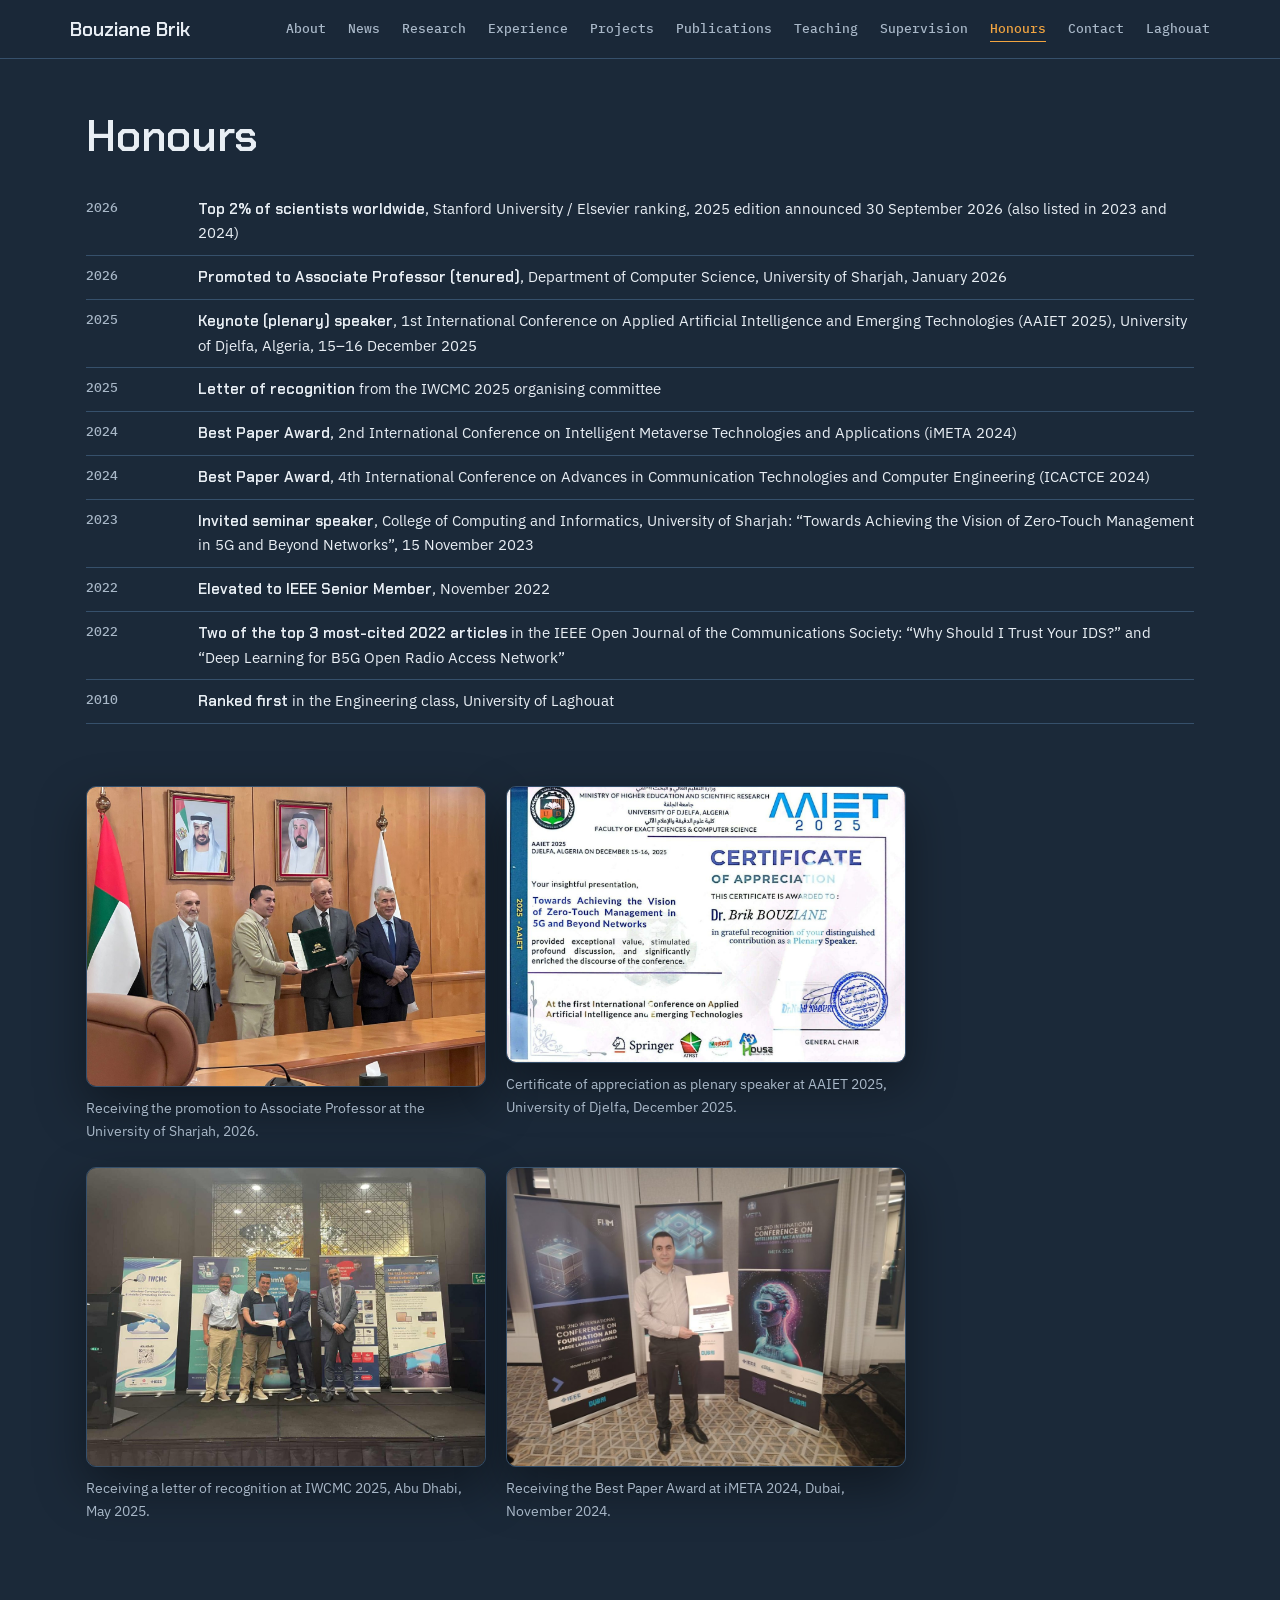
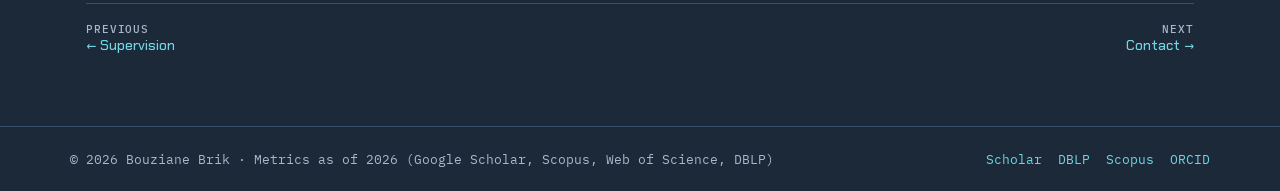
<file: honours.html>
<!doctype html>
<html lang="en">
<head>
<meta charset="utf-8">
<meta name="theme-color" content="#1B2939">
<meta name="viewport" content="width=device-width, initial-scale=1, viewport-fit=cover">
<title>Honours · Bouziane Brik</title>
<meta name="claude:viewport-fit-sides" content="cover">
<meta name="description" content="Dr. Bouziane Brik, Associate Professor of Computer Science at the University of Sharjah. Trustworthy AI for autonomous 5G/6G network management.">
<link rel="preconnect" href="https://fonts.googleapis.com">
<link rel="preconnect" href="https://fonts.gstatic.com" crossorigin>
<link rel="stylesheet" href="https://fonts.googleapis.com/css2?family=Chakra+Petch:wght@500;600;700&family=IBM+Plex+Mono:wght@400;500;600&family=IBM+Plex+Sans:ital,wght@0,400;0,500;0,600;1,400&display=swap">
<link rel="stylesheet" href="site.css">

<style>
.explore{display:grid;grid-template-columns:repeat(auto-fill,minmax(220px,1fr));gap:12px}
.explore a{display:flex;flex-direction:column;gap:6px;padding:16px;border:1px solid var(--rule);background:var(--surface);text-decoration:none;color:var(--ink);min-width:0}
.explore a:hover{border-color:var(--accent)}
.explore b{font:600 17px var(--f-display)}
.explore span{font-size:14px;color:var(--muted);line-height:1.45}
.pager{display:flex;justify-content:space-between;gap:16px;flex-wrap:wrap;border-top:1px solid var(--rule);padding-top:18px;font:500 14px var(--f-display)}
.pager a{text-decoration:none}
.award-grid{display:grid;grid-template-columns:repeat(2,minmax(0,1fr));gap:24px 20px;max-width:820px;margin-top:36px;align-items:start}
@media (max-width:560px){.award-grid{grid-template-columns:minmax(0,1fr)}}
.award-photo{margin:0}
.award-photo img{display:block;width:100%;height:auto;border-radius:10px;border:1px solid var(--rule)}
.award-photo figcaption{margin-top:10px;font-size:14px;color:var(--muted)}
.pager small{display:block;font:500 11px var(--f-mono);text-transform:uppercase;letter-spacing:.08em;color:var(--muted)}
.pager .nx{text-align:right;margin-left:auto}
</style>
<script src="site.js" defer></script>
  <!-- Cloudflare Web Analytics --><script type='module' src='https://static.cloudflareinsights.com/beacon.min.js' data-cf-beacon='{"token": "e5b9dea19c0a4b01a5496e57ead342b6"}'></script><!-- End Cloudflare Web Analytics -->
</head>
<body>
<header class="top gut">
  <div class="in">
    <a class="logo" href="index.html">Bouziane Brik</a>
    <nav aria-label="Site"><ul class="menu"><li><a href="index.html">About</a></li><li><a href="news.html">News</a></li><li><a href="research.html">Research</a></li><li><a href="experience.html">Experience</a></li><li><a href="projects.html">Projects</a></li><li><a href="publications.html">Publications</a></li><li><a href="teaching.html">Teaching</a></li><li><a href="supervision.html">Supervision</a></li><li><a href="honours.html" class="on" aria-current="page">Honours</a></li><li><a href="contact.html">Contact</a></li><li><a href="laghouat.html">Laghouat</a></li></ul></nav>
  </div>
</header>
<div class="shell gut">

<main>
<section id="honours" aria-labelledby="hon-h">
  <div class="sec-head"><h2 id="hon-h">Honours</h2></div>
  <div class="rows">
    <div><span class="yr">2026</span><span><span class="r">Top 2% of scientists worldwide</span>, Stanford University / Elsevier ranking, 2025 edition announced 30 September 2026 (also listed in 2023 and 2024)</span></div>
    <div><span class="yr">2026</span><span><span class="r">Promoted to Associate Professor (tenured)</span>, Department of Computer Science, University of Sharjah, January 2026</span></div>
    <div><span class="yr">2025</span><span><span class="r">Keynote (plenary) speaker</span>, 1st International Conference on Applied Artificial Intelligence and Emerging Technologies (AAIET 2025), University of Djelfa, Algeria, 15–16 December 2025</span></div>
    <div><span class="yr">2025</span><span><span class="r">Letter of recognition</span> from the IWCMC 2025 organising committee</span></div>
    <div><span class="yr">2024</span><span><span class="r">Best Paper Award</span>, 2nd International Conference on Intelligent Metaverse Technologies and Applications (iMETA 2024)</span></div>
    <div><span class="yr">2024</span><span><span class="r">Best Paper Award</span>, 4th International Conference on Advances in Communication Technologies and Computer Engineering (ICACTCE 2024)</span></div>
    <div><span class="yr">2023</span><span><span class="r">Invited seminar speaker</span>, College of Computing and Informatics, University of Sharjah: “Towards Achieving the Vision of Zero-Touch Management in 5G and Beyond Networks”, 15 November 2023</span></div>
    <div><span class="yr">2022</span><span><span class="r">Elevated to IEEE Senior Member</span>, November 2022</span></div>
    <div><span class="yr">2022</span><span><span class="r">Two of the top 3 most-cited 2022 articles</span> in the IEEE Open Journal of the Communications Society: “Why Should I Trust Your IDS?” and “Deep Learning for B5G Open Radio Access Network”</span></div>
    <div><span class="yr">2010</span><span><span class="r">Ranked first</span> in the Engineering class, University of Laghouat</span></div>
  </div>
  <div class="award-grid">
  <figure class="award-photo">
    <img src="images/promotion-2026-2.jpg" width="1400" height="1050" alt="Dr. Bouziane Brik receiving his promotion certificate at the University of Sharjah" loading="lazy">
    <figcaption>Receiving the promotion to Associate Professor at the University of Sharjah, 2026.</figcaption>
  </figure>
  <figure class="award-photo">
    <img src="images/aaiet-2025-keynote-1.jpg" width="1280" height="884" alt="AAIET 2025 certificate of appreciation for Dr. Brik Bouziane as plenary speaker" loading="lazy">
    <figcaption>Certificate of appreciation as plenary speaker at AAIET 2025, University of Djelfa, December 2025.</figcaption>
  </figure>
  <figure class="award-photo">
    <img src="images/iwcmc-2025-recognition.jpg" width="1280" height="960" alt="Dr. Bouziane Brik receiving a letter of recognition on stage at IWCMC 2025, Abu Dhabi" loading="lazy">
    <figcaption>Receiving a letter of recognition at IWCMC 2025, Abu Dhabi, May 2025.</figcaption>
  </figure>
  <figure class="award-photo">
    <img src="images/best-paper-award-imeta-2024.jpg" width="1000" height="750" alt="Dr. Bouziane Brik holding the Best Paper Award certificate at iMETA 2024 in Dubai" loading="lazy">
    <figcaption>Receiving the Best Paper Award at iMETA 2024, Dubai, November 2024.</figcaption>
  </figure>
  </div>
</section>


<div class="pager"><a href="supervision.html"><small>Previous</small>← Supervision</a><a class="nx" href="contact.html"><small>Next</small>Contact →</a></div>
</main>
</div>
<footer class="foot gut"><div class="in"><span>© 2026 Bouziane Brik · Metrics as of 2026 (Google Scholar, Scopus, Web of Science, DBLP)</span><span class="ids"><a href="https://scholar.google.fr/citations?user=c3EPy9sAAAAJ&amp;hl=fr" target="_blank" rel="noopener">Scholar</a><a href="https://dblp.org/pid/133/4736.html" target="_blank" rel="noopener">DBLP</a><a href="https://www.scopus.com/authid/detail.uri?authorId=55490670200" target="_blank" rel="noopener">Scopus</a><a href="https://orcid.org/0000-0002-3267-5702" target="_blank" rel="noopener">ORCID</a></span></div></footer>

<script>
(function(){
  /* Network graphic: slow-drifting nodes with links, amber hubs. */
  var c=document.getElementById('net'); if(!c||!c.getContext) return;
  var x=c.getContext('2d'), still=window.matchMedia('(prefers-reduced-motion: reduce)').matches, W, H, P, raf;
  function size(){var d=Math.min(2,window.devicePixelRatio||1);W=c.clientWidth;H=c.clientHeight;c.width=W*d;c.height=H*d;x.setTransform(d,0,0,d,0,0);
    var n=Math.round(Math.min(80,W*H/12000));P=[];for(var i=0;i<n;i++)P.push({x:Math.random()*W,y:Math.random()*H,vx:(Math.random()-.5)*.25,vy:(Math.random()-.5)*.25,hub:Math.random()<.12})}
  function draw(){x.clearRect(0,0,W,H);
    for(var i=0;i<P.length;i++){var a=P[i];for(var j=i+1;j<P.length;j++){var b=P[j],d=Math.hypot(a.x-b.x,a.y-b.y);
      if(d<140){x.strokeStyle='rgba(92,200,215,'+((1-d/140)*.3)+')';x.lineWidth=1;x.beginPath();x.moveTo(a.x,a.y);x.lineTo(b.x,b.y);x.stroke()}}}
    P.forEach(function(p){x.fillStyle=p.hub?'rgba(242,165,65,.9)':'rgba(92,200,215,.6)';x.beginPath();x.arc(p.x,p.y,p.hub?3:1.8,0,7);x.fill();
      if(!still){p.x+=p.vx;p.y+=p.vy;if(p.x<0||p.x>W)p.vx*=-1;if(p.y<0||p.y>H)p.vy*=-1}});
    if(!still) raf=requestAnimationFrame(draw)}
  size();draw();window.addEventListener('resize',function(){cancelAnimationFrame(raf);size();draw()});
})();

(function(){
  /* Publication filter + search */
  var list=document.getElementById('publist'); if(!list) return;
  var items=[].slice.call(list.querySelectorAll('li:not(.yearrow)')), years=[].slice.call(list.querySelectorAll('.yearrow'));
  var btns=[].slice.call(document.querySelectorAll('.tabs button')), q=document.getElementById('pubsearch'), empty=document.getElementById('pubempty');
  var f='S';
  function apply(){
    var term=(q.value||'').trim().toLowerCase(), shown=0, seen={};
    items.forEach(function(li){
      var ok=(f==='A'||(f==='S'?li.dataset.sel==='1':li.dataset.t===f)) && (!term||li.textContent.toLowerCase().indexOf(term)>-1);
      li.hidden=!ok; if(ok){shown++; seen[li.dataset.y]=1}
    });
    years.forEach(function(y){y.hidden=!seen[y.dataset.y]});
    empty.hidden=shown>0;
  }
  btns.forEach(function(b){b.addEventListener('click',function(){f=b.dataset.f;btns.forEach(function(x){x.setAttribute('aria-pressed',x===b?'true':'false')});apply()})});
  q.addEventListener('input',function(){ if(q.value && f==='S'){f='A';btns.forEach(function(x){x.setAttribute('aria-pressed',x.dataset.f==='A'?'true':'false')})} apply()});
  apply();
})();

(function(){
  /* Copy buttons */
  document.querySelectorAll('.copy').forEach(function(b){
    b.addEventListener('click',function(){
      var t=b.dataset.copy, done=function(){b.textContent='Copied';setTimeout(function(){b.textContent='Copy'},1600)};
      try{navigator.clipboard.writeText(t).then(done,function(){sel(b)})}catch(e){sel(b)}
    });
  });
  function sel(b){var code=b.previousElementSibling,r=document.createRange();r.selectNodeContents(code);var s=getSelection();s.removeAllRanges();s.addRange(r)}
})();

(function(){var a=document.querySelector('.menu a.on'),u=a&&a.closest('.menu');if(u&&u.scrollWidth>u.clientWidth)u.scrollLeft=a.parentNode.offsetLeft-16})();
</script>

</body>
</html>
</file>
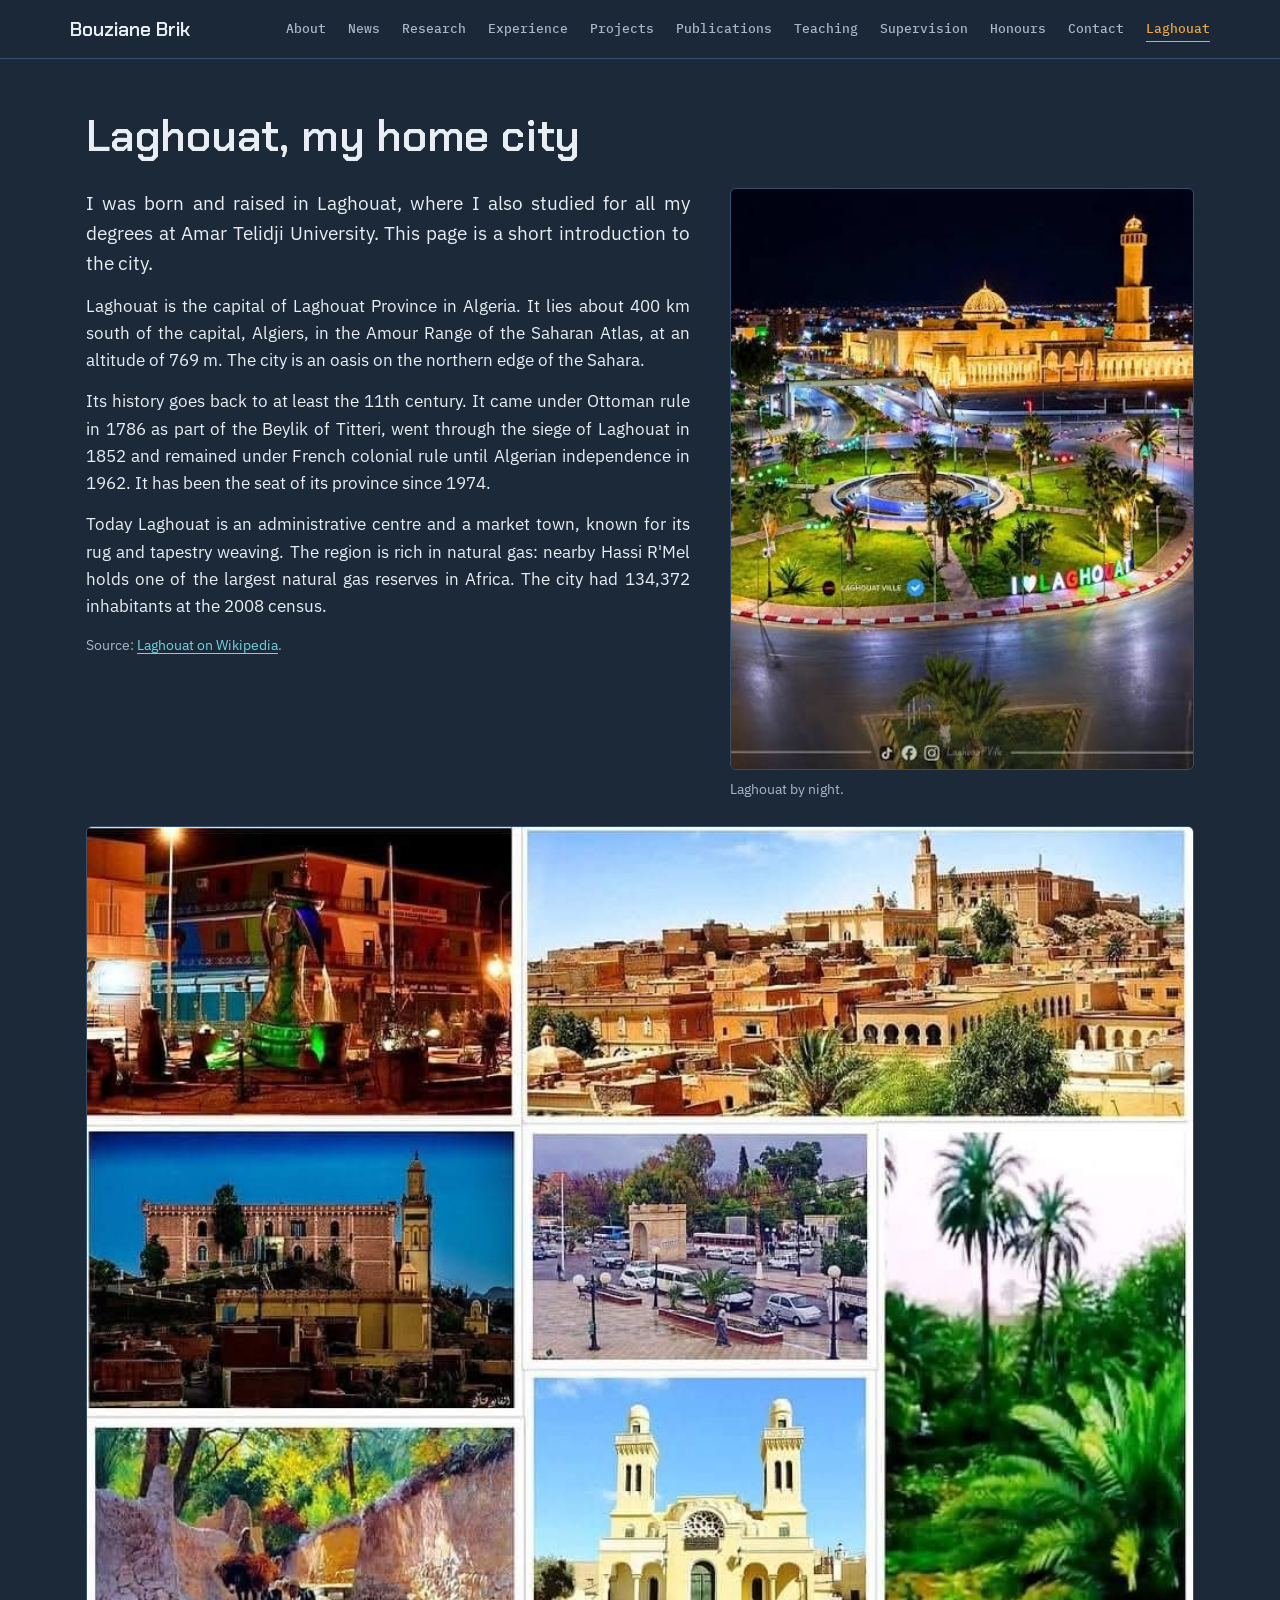
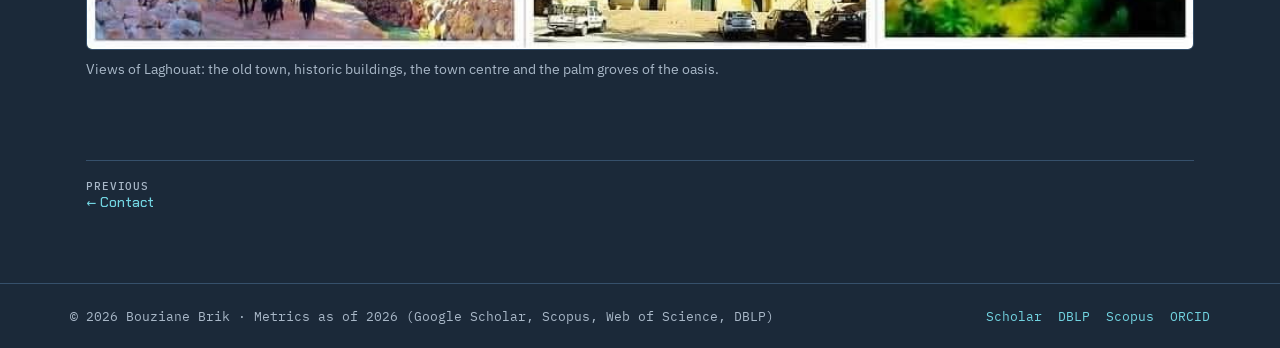
<file: laghouat.html>
<!doctype html>
<html lang="en">
<head>
<meta charset="utf-8">
<meta name="theme-color" content="#1B2939">
<meta name="viewport" content="width=device-width, initial-scale=1, viewport-fit=cover">
<title>Laghouat · Bouziane Brik</title>
<meta name="claude:viewport-fit-sides" content="cover">
<meta name="description" content="Dr. Bouziane Brik, Associate Professor of Computer Science at the University of Sharjah. Trustworthy AI for autonomous 5G/6G network management.">
<link rel="preconnect" href="https://fonts.googleapis.com">
<link rel="preconnect" href="https://fonts.gstatic.com" crossorigin>
<link rel="stylesheet" href="https://fonts.googleapis.com/css2?family=Chakra+Petch:wght@500;600;700&family=IBM+Plex+Mono:wght@400;500;600&family=IBM+Plex+Sans:ital,wght@0,400;0,500;0,600;1,400&display=swap">
<link rel="stylesheet" href="site.css">

<style>
.explore{display:grid;grid-template-columns:repeat(auto-fill,minmax(220px,1fr));gap:12px}
.explore a{display:flex;flex-direction:column;gap:6px;padding:16px;border:1px solid var(--rule);background:var(--surface);text-decoration:none;color:var(--ink);min-width:0}
.explore a:hover{border-color:var(--accent)}
.explore b{font:600 17px var(--f-display)}
.explore span{font-size:14px;color:var(--muted);line-height:1.45}
.pager{display:flex;justify-content:space-between;gap:16px;flex-wrap:wrap;border-top:1px solid var(--rule);padding-top:18px;font:500 14px var(--f-display)}
.pager a{text-decoration:none}
.pager small{display:block;font:500 11px var(--f-mono);text-transform:uppercase;letter-spacing:.08em;color:var(--muted)}
.pager .nx{text-align:right;margin-left:auto}
</style>
<script src="site.js" defer></script>
  <!-- Cloudflare Web Analytics --><script type='module' src='https://static.cloudflareinsights.com/beacon.min.js' data-cf-beacon='{"token": "e5b9dea19c0a4b01a5496e57ead342b6"}'></script><!-- End Cloudflare Web Analytics -->
</head>
<body>
<header class="top gut">
  <div class="in">
    <a class="logo" href="index.html">Bouziane Brik</a>
    <nav aria-label="Site"><ul class="menu"><li><a href="index.html">About</a></li><li><a href="news.html">News</a></li><li><a href="research.html">Research</a></li><li><a href="experience.html">Experience</a></li><li><a href="projects.html">Projects</a></li><li><a href="publications.html">Publications</a></li><li><a href="teaching.html">Teaching</a></li><li><a href="supervision.html">Supervision</a></li><li><a href="honours.html">Honours</a></li><li><a href="contact.html">Contact</a></li><li><a href="laghouat.html" class="on" aria-current="page">Laghouat</a></li></ul></nav>
  </div>
</header>
<div class="shell gut">

<main>
<section id="laghouat" aria-labelledby="lag-h">
  <div class="sec-head"><h2 id="lag-h">Laghouat, my home city</h2></div>
  <div class="city">
    <div class="prose just">
      <p class="lede">I was born and raised in Laghouat, where I also studied for all my degrees at Amar Telidji University. This page is a short introduction to the city.</p>
      <p>Laghouat is the capital of Laghouat Province in Algeria. It lies about 400 km south of the capital, Algiers, in the Amour Range of the Saharan Atlas, at an altitude of 769 m. The city is an oasis on the northern edge of the Sahara.</p>
      <p>Its history goes back to at least the 11th century. It came under Ottoman rule in 1786 as part of the Beylik of Titteri, went through the siege of Laghouat in 1852 and remained under French colonial rule until Algerian independence in 1962. It has been the seat of its province since 1974.</p>
      <p>Today Laghouat is an administrative centre and a market town, known for its rug and tapestry weaving. The region is rich in natural gas: nearby Hassi R'Mel holds one of the largest natural gas reserves in Africa. The city had 134,372 inhabitants at the 2008 census.</p>
      <p class="src">Source: <a href="https://en.wikipedia.org/wiki/Laghouat" target="_blank" rel="noopener">Laghouat on Wikipedia</a>.</p>
    </div>
    <figure><img src="images/laghouat-night.jpg" width="399" height="501" alt="Laghouat at night: a palm-lined roundabout in front of a large illuminated mosque"><figcaption>Laghouat by night.</figcaption></figure>
  </div>
  <div class="gallery">
    <figure><img src="images/laghouat-collage.jpg" width="960" height="713" alt="Collage of Laghouat: the old town on the hill, historic buildings, a town square, a church with twin towers, palm groves and a traditional alley" loading="lazy"><figcaption>Views of Laghouat: the old town, historic buildings, the town centre and the palm groves of the oasis.</figcaption></figure>
  </div>
</section>
<div class="pager"><a href="contact.html"><small>Previous</small>← Contact</a></div>
</main>
</div>
<footer class="foot gut"><div class="in"><span>© 2026 Bouziane Brik · Metrics as of 2026 (Google Scholar, Scopus, Web of Science, DBLP)</span><span class="ids"><a href="https://scholar.google.fr/citations?user=c3EPy9sAAAAJ&amp;hl=fr" target="_blank" rel="noopener">Scholar</a><a href="https://dblp.org/pid/133/4736.html" target="_blank" rel="noopener">DBLP</a><a href="https://www.scopus.com/authid/detail.uri?authorId=55490670200" target="_blank" rel="noopener">Scopus</a><a href="https://orcid.org/0000-0002-3267-5702" target="_blank" rel="noopener">ORCID</a></span></div></footer>

<script>
(function(){
  /* Network graphic: slow-drifting nodes with links, amber hubs. */
  var c=document.getElementById('net'); if(!c||!c.getContext) return;
  var x=c.getContext('2d'), still=window.matchMedia('(prefers-reduced-motion: reduce)').matches, W, H, P, raf;
  function size(){var d=Math.min(2,window.devicePixelRatio||1);W=c.clientWidth;H=c.clientHeight;c.width=W*d;c.height=H*d;x.setTransform(d,0,0,d,0,0);
    var n=Math.round(Math.min(80,W*H/12000));P=[];for(var i=0;i<n;i++)P.push({x:Math.random()*W,y:Math.random()*H,vx:(Math.random()-.5)*.25,vy:(Math.random()-.5)*.25,hub:Math.random()<.12})}
  function draw(){x.clearRect(0,0,W,H);
    for(var i=0;i<P.length;i++){var a=P[i];for(var j=i+1;j<P.length;j++){var b=P[j],d=Math.hypot(a.x-b.x,a.y-b.y);
      if(d<140){x.strokeStyle='rgba(92,200,215,'+((1-d/140)*.3)+')';x.lineWidth=1;x.beginPath();x.moveTo(a.x,a.y);x.lineTo(b.x,b.y);x.stroke()}}}
    P.forEach(function(p){x.fillStyle=p.hub?'rgba(242,165,65,.9)':'rgba(92,200,215,.6)';x.beginPath();x.arc(p.x,p.y,p.hub?3:1.8,0,7);x.fill();
      if(!still){p.x+=p.vx;p.y+=p.vy;if(p.x<0||p.x>W)p.vx*=-1;if(p.y<0||p.y>H)p.vy*=-1}});
    if(!still) raf=requestAnimationFrame(draw)}
  size();draw();window.addEventListener('resize',function(){cancelAnimationFrame(raf);size();draw()});
})();

(function(){
  /* Publication filter + search */
  var list=document.getElementById('publist'); if(!list) return;
  var items=[].slice.call(list.querySelectorAll('li:not(.yearrow)')), years=[].slice.call(list.querySelectorAll('.yearrow'));
  var btns=[].slice.call(document.querySelectorAll('.tabs button')), q=document.getElementById('pubsearch'), empty=document.getElementById('pubempty');
  var f='S';
  function apply(){
    var term=(q.value||'').trim().toLowerCase(), shown=0, seen={};
    items.forEach(function(li){
      var ok=(f==='A'||(f==='S'?li.dataset.sel==='1':li.dataset.t===f)) && (!term||li.textContent.toLowerCase().indexOf(term)>-1);
      li.hidden=!ok; if(ok){shown++; seen[li.dataset.y]=1}
    });
    years.forEach(function(y){y.hidden=!seen[y.dataset.y]});
    empty.hidden=shown>0;
  }
  btns.forEach(function(b){b.addEventListener('click',function(){f=b.dataset.f;btns.forEach(function(x){x.setAttribute('aria-pressed',x===b?'true':'false')});apply()})});
  q.addEventListener('input',function(){ if(q.value && f==='S'){f='A';btns.forEach(function(x){x.setAttribute('aria-pressed',x.dataset.f==='A'?'true':'false')})} apply()});
  apply();
})();

(function(){
  /* Copy buttons */
  document.querySelectorAll('.copy').forEach(function(b){
    b.addEventListener('click',function(){
      var t=b.dataset.copy, done=function(){b.textContent='Copied';setTimeout(function(){b.textContent='Copy'},1600)};
      try{navigator.clipboard.writeText(t).then(done,function(){sel(b)})}catch(e){sel(b)}
    });
  });
  function sel(b){var code=b.previousElementSibling,r=document.createRange();r.selectNodeContents(code);var s=getSelection();s.removeAllRanges();s.addRange(r)}
})();

(function(){var a=document.querySelector('.menu a.on'),u=a&&a.closest('.menu');if(u&&u.scrollWidth>u.clientWidth)u.scrollLeft=a.parentNode.offsetLeft-16})();
</script>

</body>
</html>
</file>
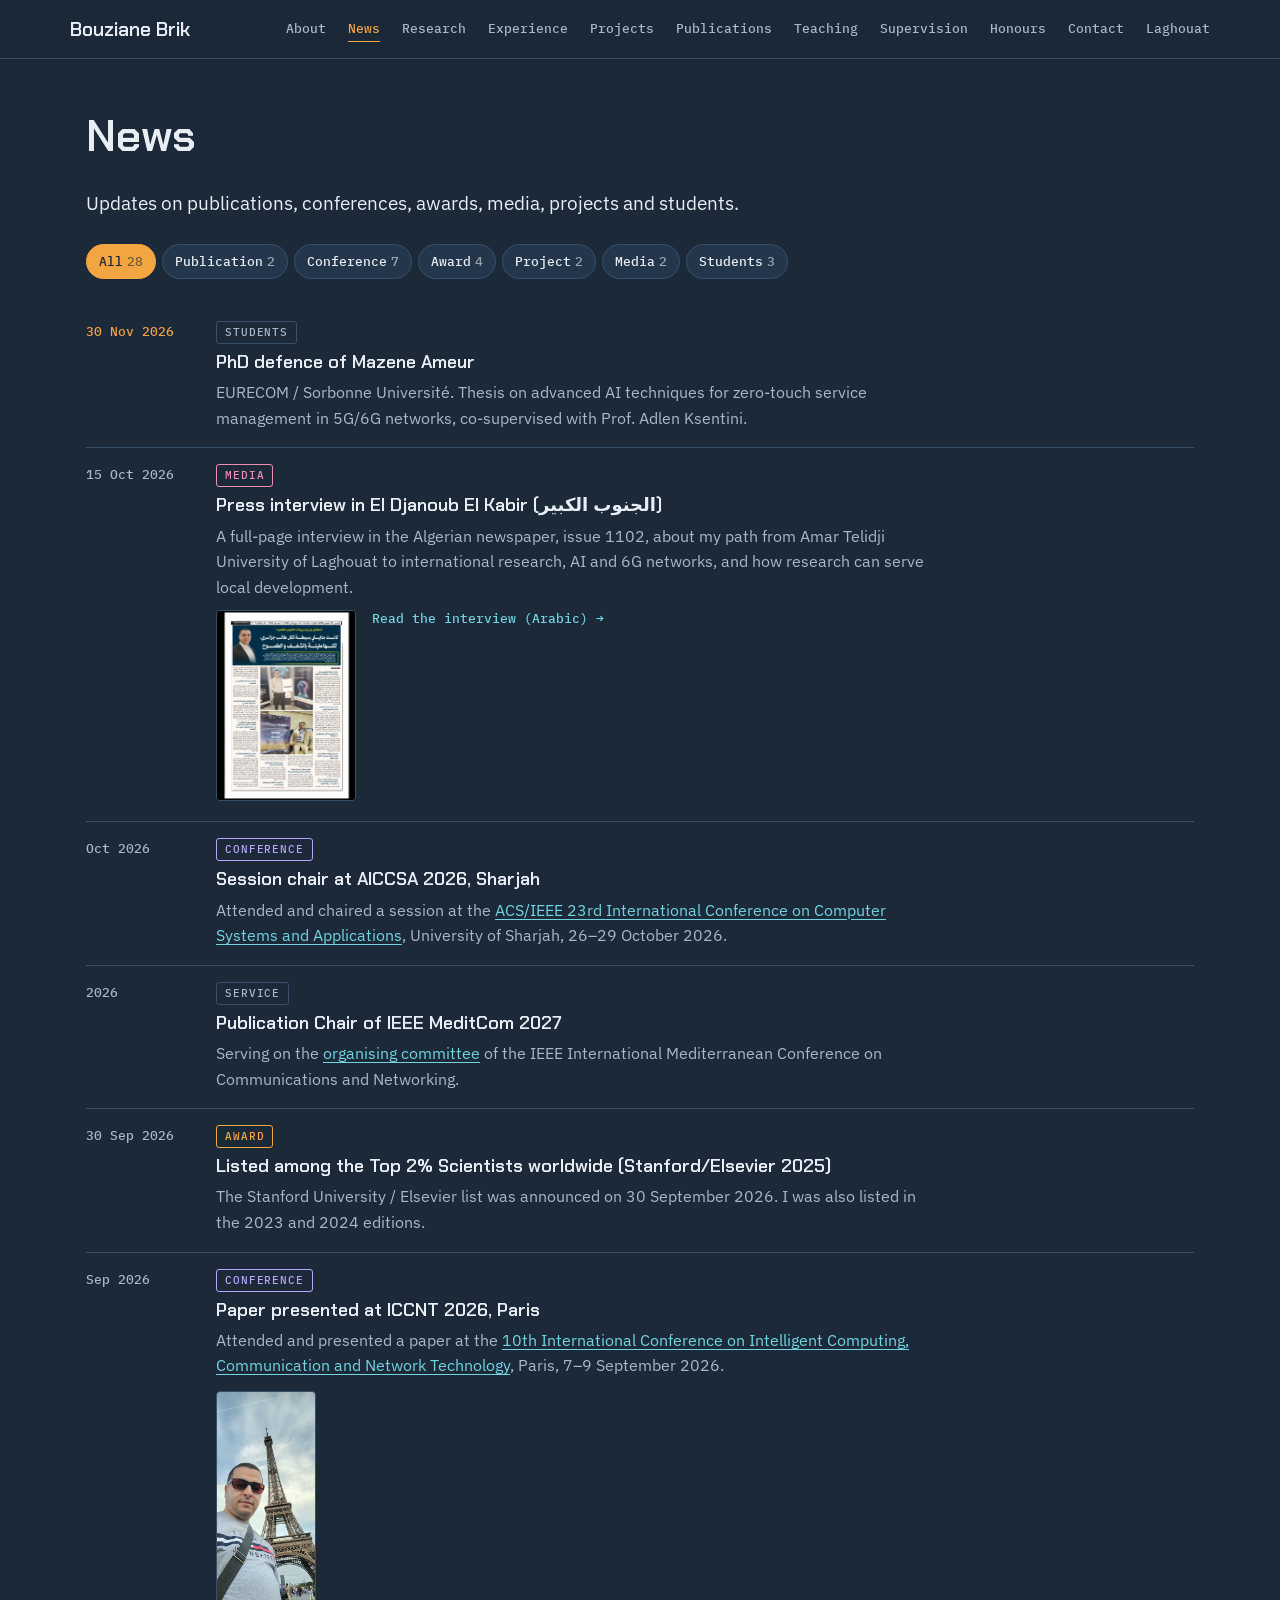
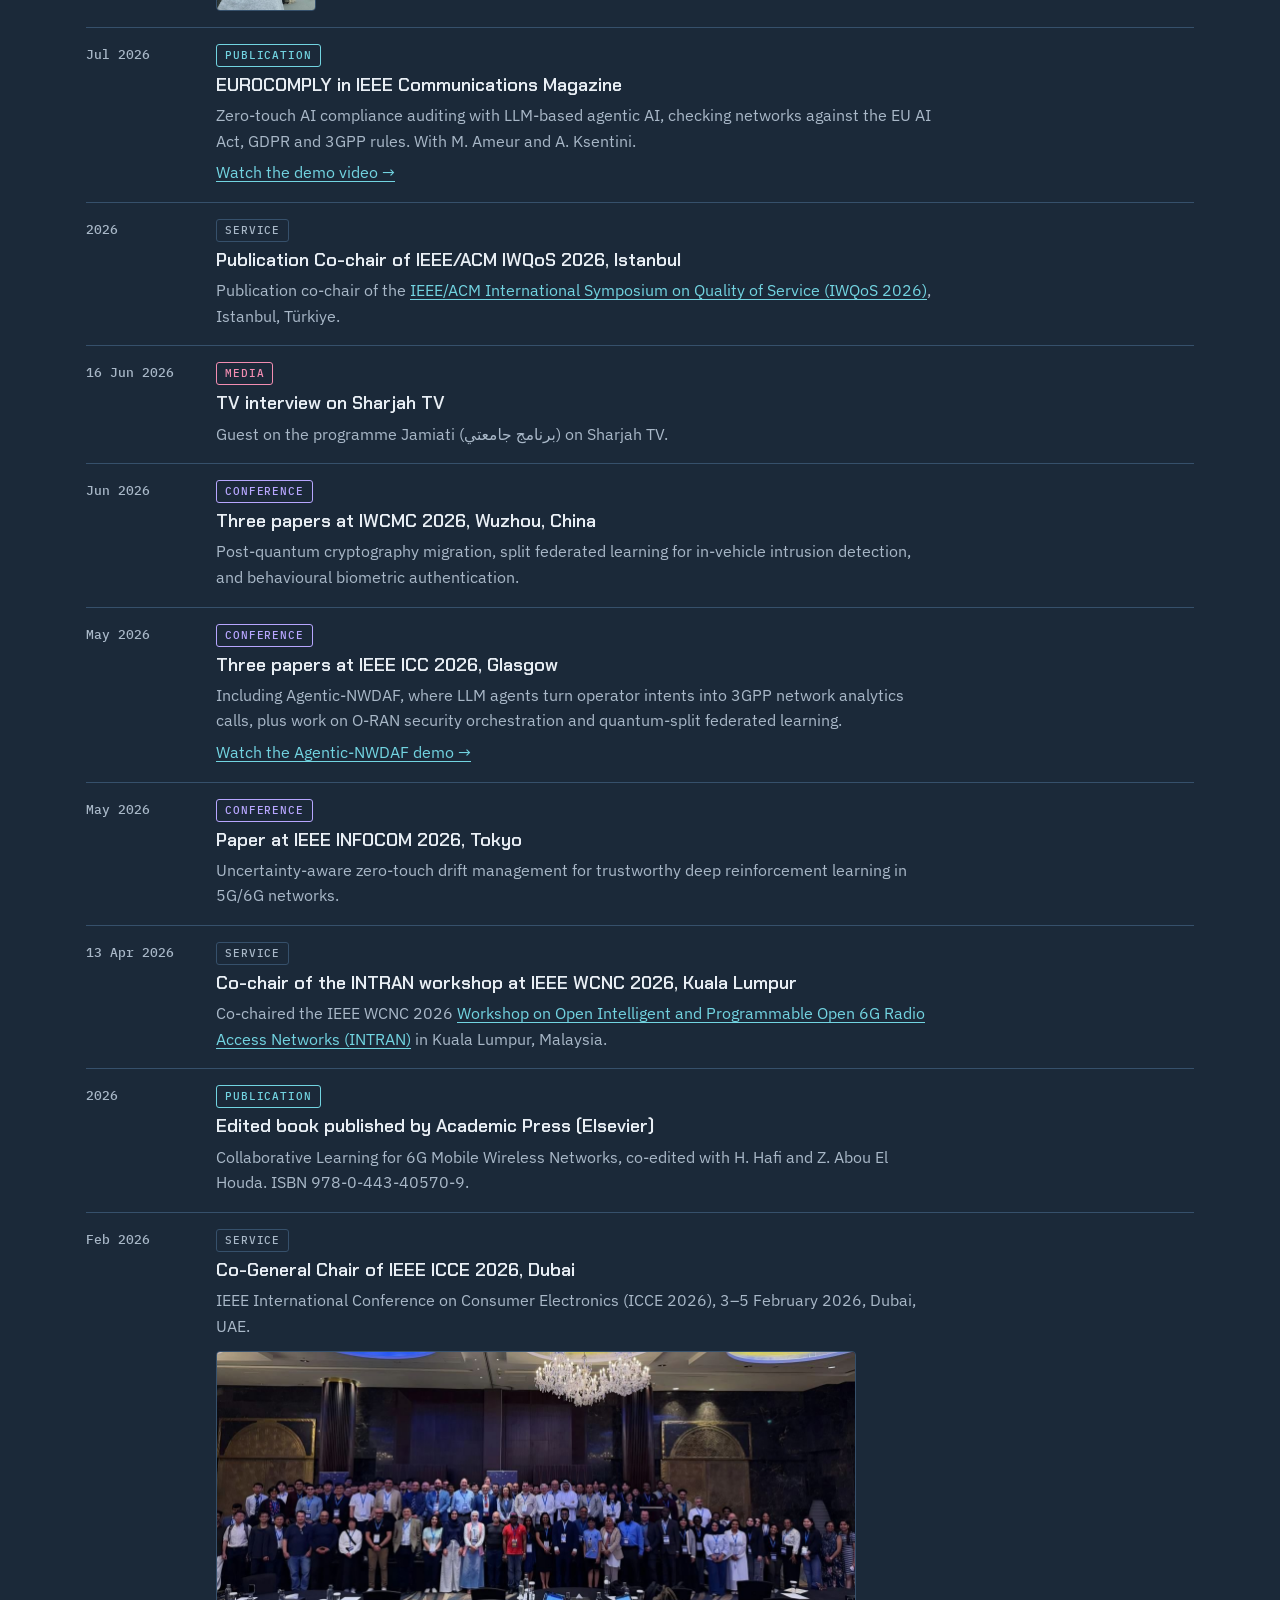
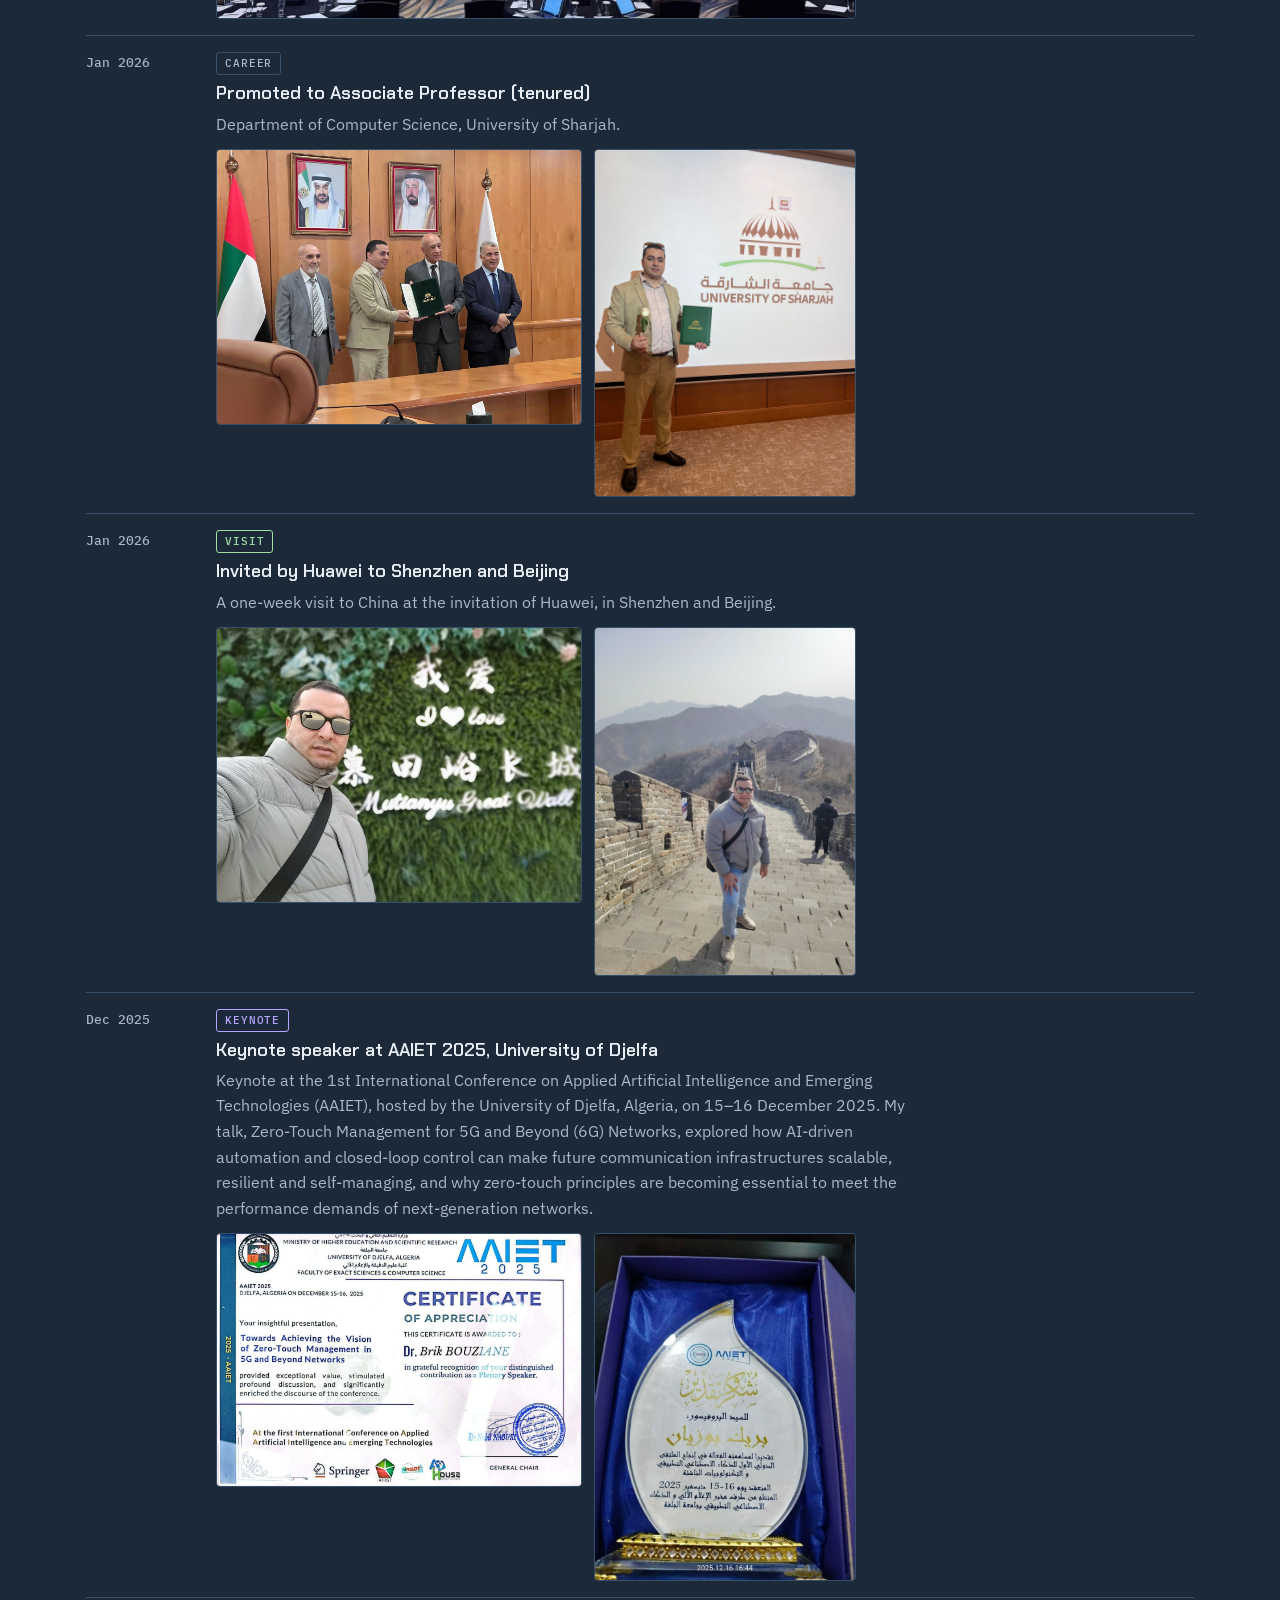
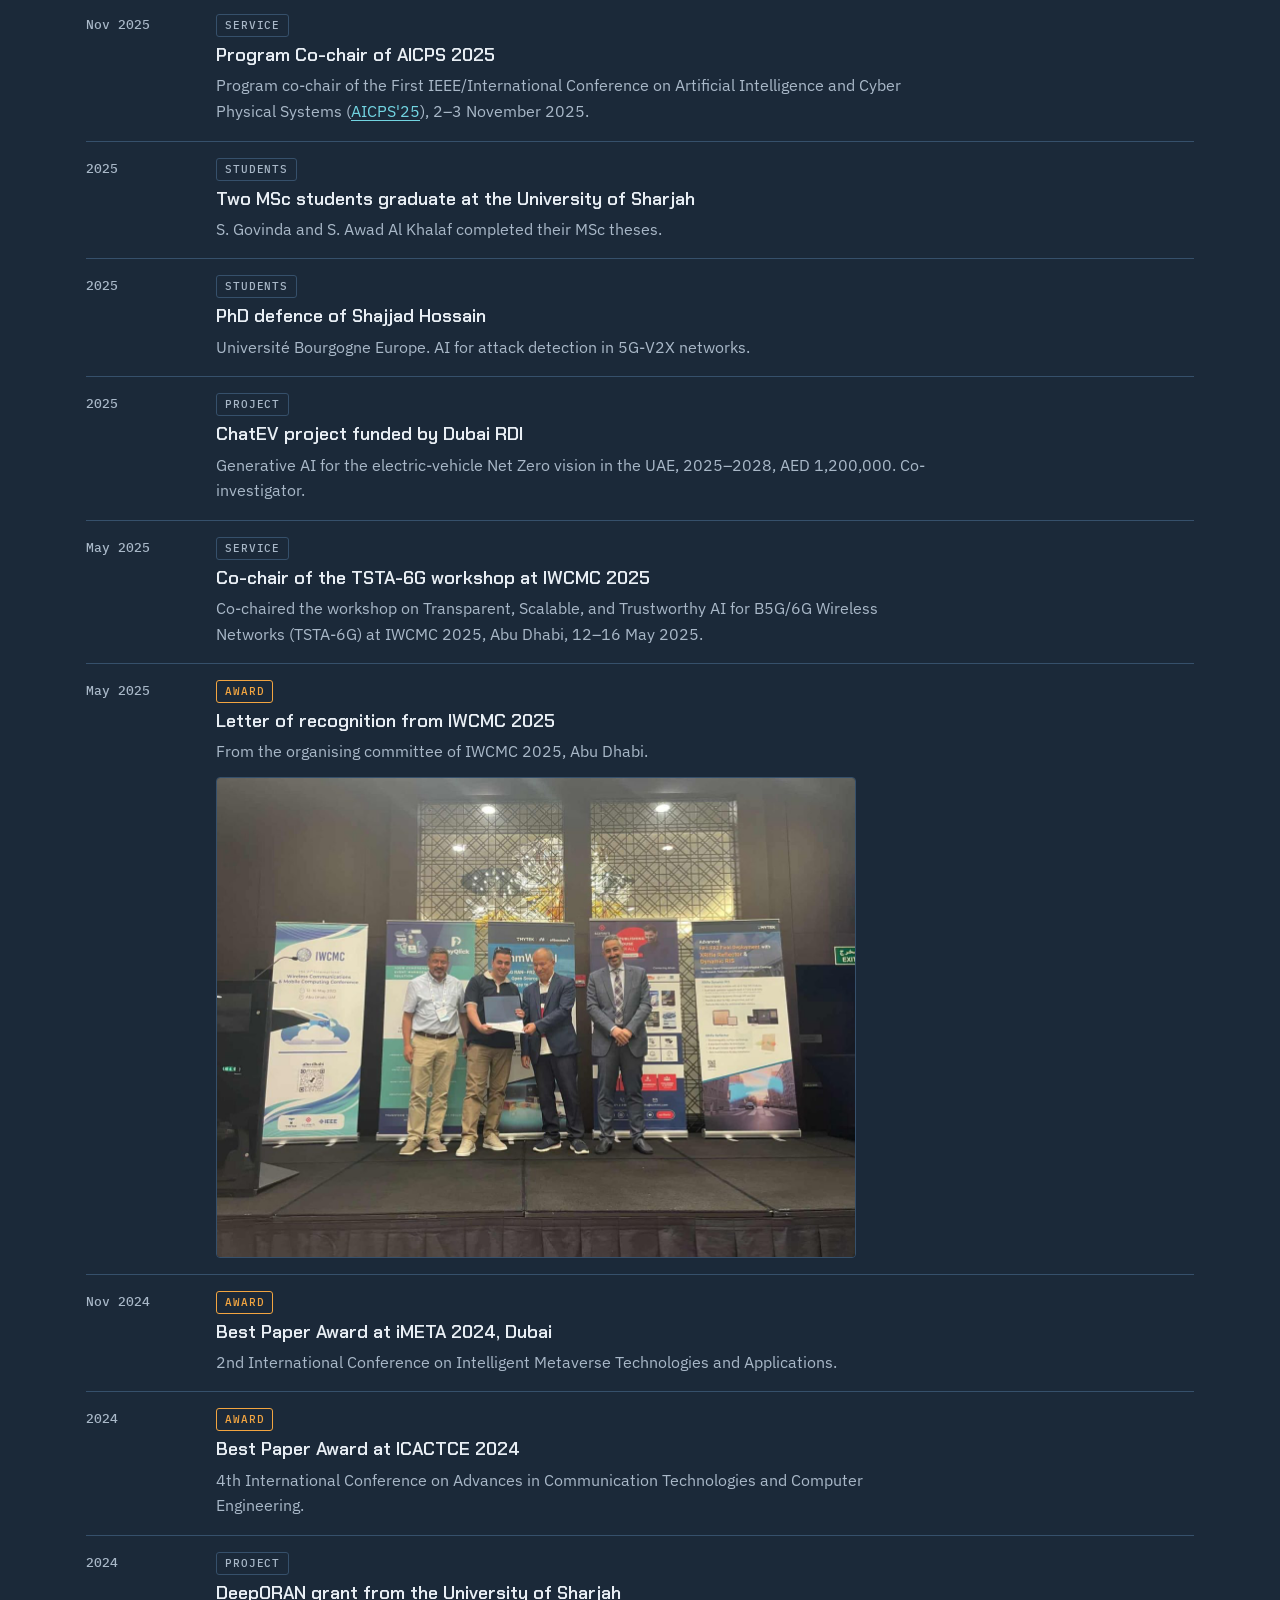
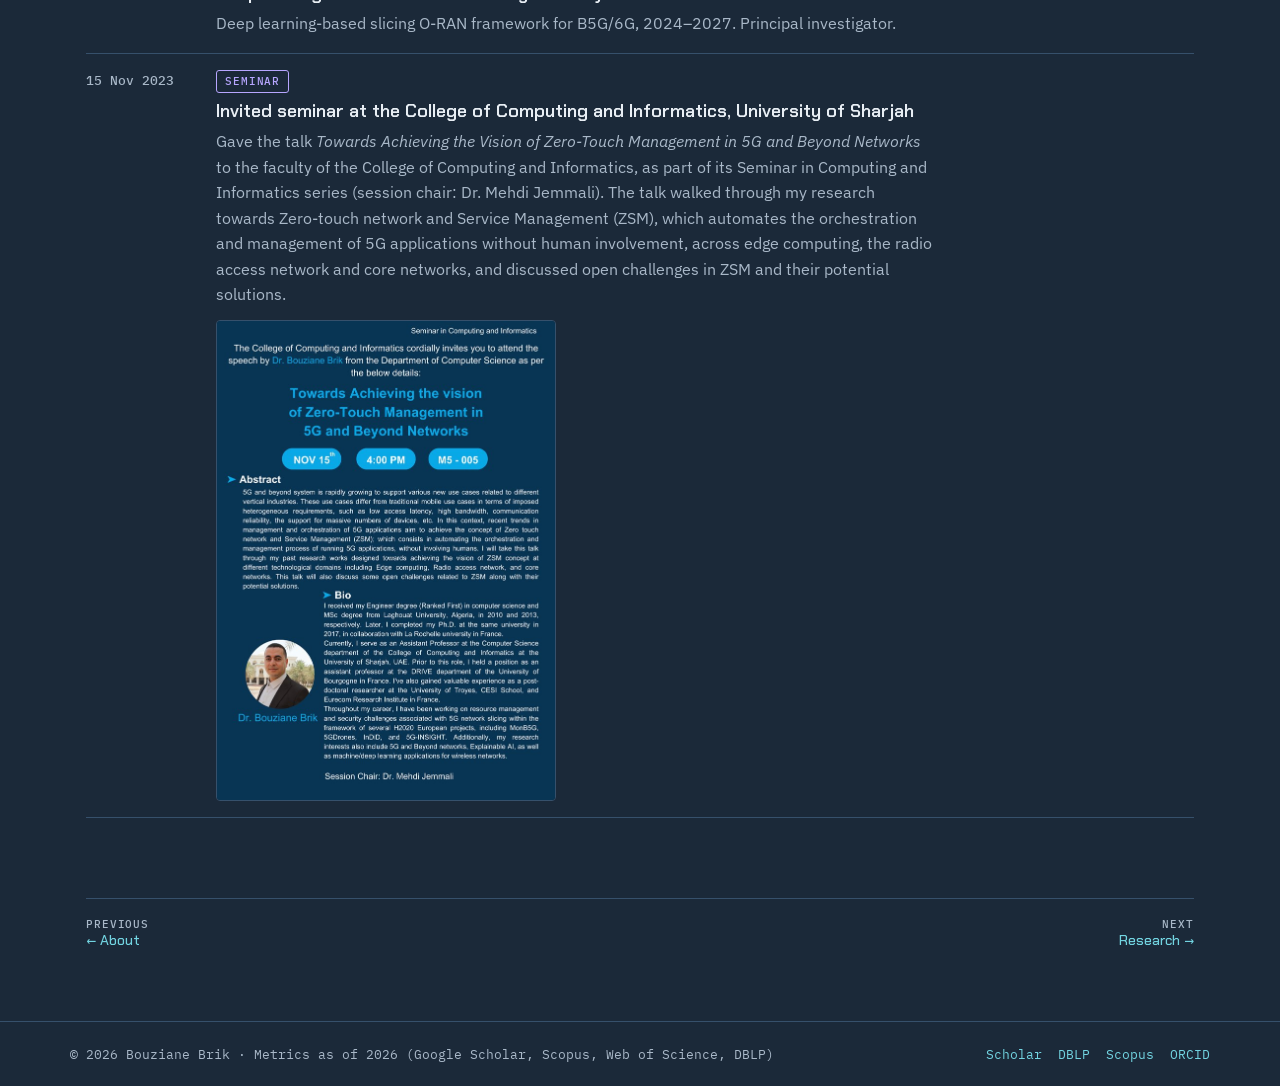
<file: news.html>
<!doctype html>
<html lang="en">
<head>
<meta charset="utf-8">
<meta name="theme-color" content="#1B2939">
<meta name="viewport" content="width=device-width, initial-scale=1, viewport-fit=cover">
<title>News · Bouziane Brik</title>
<meta name="claude:viewport-fit-sides" content="cover">
<meta name="description" content="Dr. Bouziane Brik, Associate Professor of Computer Science at the University of Sharjah. Trustworthy AI for autonomous 5G/6G network management.">
<link rel="preconnect" href="https://fonts.googleapis.com">
<link rel="preconnect" href="https://fonts.gstatic.com" crossorigin>
<link rel="stylesheet" href="https://fonts.googleapis.com/css2?family=Chakra+Petch:wght@500;600;700&family=IBM+Plex+Mono:wght@400;500;600&family=IBM+Plex+Sans:ital,wght@0,400;0,500;0,600;1,400&display=swap">
<link rel="stylesheet" href="site.css">

<style>
.explore{display:grid;grid-template-columns:repeat(auto-fill,minmax(220px,1fr));gap:12px}
.explore a{display:flex;flex-direction:column;gap:6px;padding:16px;border:1px solid var(--rule);background:var(--surface);text-decoration:none;color:var(--ink);min-width:0}
.explore a:hover{border-color:var(--accent)}
.explore b{font:600 17px var(--f-display)}
.explore span{font-size:14px;color:var(--muted);line-height:1.45}
.pager{display:flex;justify-content:space-between;gap:16px;flex-wrap:wrap;border-top:1px solid var(--rule);padding-top:18px;font:500 14px var(--f-display)}
.pager a{text-decoration:none}
.pager small{display:block;font:500 11px var(--f-mono);text-transform:uppercase;letter-spacing:.08em;color:var(--muted)}
.pager .nx{text-align:right;margin-left:auto}
</style>
<script src="site.js" defer></script>
  <!-- Cloudflare Web Analytics --><script type='module' src='https://static.cloudflareinsights.com/beacon.min.js' data-cf-beacon='{"token": "e5b9dea19c0a4b01a5496e57ead342b6"}'></script><!-- End Cloudflare Web Analytics -->
</head>
<body>
<header class="top gut">
  <div class="in">
    <a class="logo" href="index.html">Bouziane Brik</a>
    <nav aria-label="Site"><ul class="menu"><li><a href="index.html">About</a></li><li><a href="news.html" class="on" aria-current="page">News</a></li><li><a href="research.html">Research</a></li><li><a href="experience.html">Experience</a></li><li><a href="projects.html">Projects</a></li><li><a href="publications.html">Publications</a></li><li><a href="teaching.html">Teaching</a></li><li><a href="supervision.html">Supervision</a></li><li><a href="honours.html">Honours</a></li><li><a href="contact.html">Contact</a></li><li><a href="laghouat.html">Laghouat</a></li></ul></nav>
  </div>
</header>
<div class="shell gut">

<main>
<section id="news" aria-labelledby="news-h">
  <div class="sec-head"><h2 id="news-h">News</h2></div>
  <p class="lede">Updates on publications, conferences, awards, media, projects and students.</p>
  <div class="tabs" role="group" aria-label="Filter news"><button type="button" data-f="all" aria-pressed="true">All<span>28</span></button><button type="button" data-f="pub" aria-pressed="false">Publication<span>2</span></button><button type="button" data-f="conf" aria-pressed="false">Conference<span>7</span></button><button type="button" data-f="award" aria-pressed="false">Award<span>4</span></button><button type="button" data-f="project" aria-pressed="false">Project<span>2</span></button><button type="button" data-f="media" aria-pressed="false">Media<span>2</span></button><button type="button" data-f="students" aria-pressed="false">Students<span>3</span></button></div>
  <!-- To add news: copy one <li> below, put it at the top, and set data-k and the tag class to pub, conf, award, media, project, students, career or service. -->
  <ul class="newslist" id="newslist">
    <li data-k="students" class="up"><time>30 Nov 2026</time><div class="nb"><span class="ntag students">Students</span><b>PhD defence of Mazene Ameur</b><p>EURECOM / Sorbonne Université. Thesis on advanced AI techniques for zero-touch service management in 5G/6G networks, co-supervised with Prof. Adlen Ksentini.</p></div></li>
    <li data-k="media"><time>15 Oct 2026</time><div class="nb"><span class="ntag media">Media</span><b>Press interview in El Djanoub El Kabir (الجنوب الكبير)</b><p>A full-page interview in the Algerian newspaper, issue 1102, about my path from Amar Telidji University of Laghouat to international research, AI and 6G networks, and how research can serve local development.</p><div class="press"><a class="zoom" role="button" tabindex="0" data-full="images/interview-eljanoub-elkabir-2026.jpg" aria-label="Enlarge photo"><img src="images/interview-eljanoub-elkabir-2026.jpg" width="1179" height="1614" alt="Newspaper page: interview with Dr. Bouziane Brik in El Djanoub El Kabir, 15 October 2026" loading="lazy"></a><a class="zoom" role="button" tabindex="0" data-full="images/interview-eljanoub-elkabir-2026.jpg" aria-label="Enlarge photo">Read the interview (Arabic) →</a></div></div></li>
    <li data-k="conf"><time>Oct 2026</time><div class="nb"><span class="ntag conf">Conference</span><b>Session chair at AICCSA 2026, Sharjah</b><p>Attended and chaired a session at the <a href="https://aiccsa.net/AICCSA2026/" target="_blank" rel="noopener">ACS/IEEE 23rd International Conference on Computer Systems and Applications</a>, University of Sharjah, 26–29 October 2026.</p></div></li>
    <li data-k="service"><time>2026</time><div class="nb"><span class="ntag service">Service</span><b>Publication Chair of IEEE MeditCom 2027</b><p>Serving on the <a href="https://meditcom2027.ieee-meditcom.org/committees" target="_blank" rel="noopener">organising committee</a> of the IEEE International Mediterranean Conference on Communications and Networking.</p></div></li>
    <li data-k="award"><time>30 Sep 2026</time><div class="nb"><span class="ntag award">Award</span><b>Listed among the Top 2% Scientists worldwide (Stanford/Elsevier 2025)</b><p>The Stanford University / Elsevier list was announced on 30 September 2026. I was also listed in the 2023 and 2024 editions.</p></div></li>
    <li data-k="conf"><time>Sep 2026</time><div class="nb"><span class="ntag conf">Conference</span><b>Paper presented at ICCNT 2026, Paris</b><p>Attended and presented a paper at the <a href="https://www.iccnt.org/" target="_blank" rel="noopener">10th International Conference on Intelligent Computing, Communication and Network Technology</a>, Paris, 7–9 September 2026.</p><div class="nphotos solo"><figure><a class="zoom" role="button" tabindex="0" data-full="images/iccnt-2026-2.jpg" aria-label="Enlarge photo"><img src="images/iccnt-2026-2.jpg" width="720" height="1601" alt="Dr. Bouziane Brik in front of the Eiffel Tower, Paris" loading="lazy"></a></figure></div></div></li>
    <li data-k="pub"><time>Jul 2026</time><div class="nb"><span class="ntag pub">Publication</span><b>EUROCOMPLY in IEEE Communications Magazine</b><p>Zero-touch AI compliance auditing with LLM-based agentic AI, checking networks against the EU AI Act, GDPR and 3GPP rules. With M. Ameur and A. Ksentini.</p><p><a href="https://www.youtube.com/watch?v=nczcZeryCxM" target="_blank" rel="noopener">Watch the demo video →</a></p></div></li>
    <li data-k="service"><time>2026</time><div class="nb"><span class="ntag service">Service</span><b>Publication Co-chair of IEEE/ACM IWQoS 2026, Istanbul</b><p>Publication co-chair of the <a href="https://iwqos2026.ieee-iwqos.org/" target="_blank" rel="noopener">IEEE/ACM International Symposium on Quality of Service (IWQoS 2026)</a>, Istanbul, Türkiye.</p></div></li>
    <li data-k="media"><time>16 Jun 2026</time><div class="nb"><span class="ntag media">Media</span><b>TV interview on Sharjah TV</b><p>Guest on the programme Jamiati (برنامج جامعتي) on Sharjah TV.</p></div></li>
    <li data-k="conf"><time>Jun 2026</time><div class="nb"><span class="ntag conf">Conference</span><b>Three papers at IWCMC 2026, Wuzhou, China</b><p>Post-quantum cryptography migration, split federated learning for in-vehicle intrusion detection, and behavioural biometric authentication.</p></div></li>
    <li data-k="conf"><time>May 2026</time><div class="nb"><span class="ntag conf">Conference</span><b>Three papers at IEEE ICC 2026, Glasgow</b><p>Including Agentic-NWDAF, where LLM agents turn operator intents into 3GPP network analytics calls, plus work on O-RAN security orchestration and quantum-split federated learning.</p><p><a href="https://www.youtube.com/watch?v=37NgW32fBcc" target="_blank" rel="noopener">Watch the Agentic-NWDAF demo →</a></p></div></li>
    <li data-k="conf"><time>May 2026</time><div class="nb"><span class="ntag conf">Conference</span><b>Paper at IEEE INFOCOM 2026, Tokyo</b><p>Uncertainty-aware zero-touch drift management for trustworthy deep reinforcement learning in 5G/6G networks.</p></div></li>
    <li data-k="service"><time>13 Apr 2026</time><div class="nb"><span class="ntag service">Service</span><b>Co-chair of the INTRAN workshop at IEEE WCNC 2026, Kuala Lumpur</b><p>Co-chaired the IEEE WCNC 2026 <a href="https://sites.google.com/view/intran2026workshop6g/home" target="_blank" rel="noopener">Workshop on Open Intelligent and Programmable Open 6G Radio Access Networks (INTRAN)</a> in Kuala Lumpur, Malaysia.</p></div></li>
    <li data-k="pub"><time>2026</time><div class="nb"><span class="ntag pub">Publication</span><b>Edited book published by Academic Press (Elsevier)</b><p>Collaborative Learning for 6G Mobile Wireless Networks, co-edited with H. Hafi and Z. Abou El Houda. ISBN 978-0-443-40570-9.</p></div></li>
    <li data-k="service"><time>Feb 2026</time><div class="nb"><span class="ntag service">Service</span><b>Co-General Chair of IEEE ICCE 2026, Dubai</b><p>IEEE International Conference on Consumer Electronics (ICCE 2026), 3–5 February 2026, Dubai, UAE.</p><div class="nphotos"><figure><a class="zoom" role="button" tabindex="0" data-full="images/icce-2026.jpg" aria-label="Enlarge photo"><img src="images/icce-2026.jpg" width="1280" height="534" alt="Group photo of IEEE ICCE 2026 participants in Dubai" loading="lazy"></a></figure></div></div></li>
    <li data-k="career"><time>Jan 2026</time><div class="nb"><span class="ntag career">Career</span><b>Promoted to Associate Professor (tenured)</b><p>Department of Computer Science, University of Sharjah.</p><div class="nphotos two"><figure><a class="zoom" role="button" tabindex="0" data-full="images/promotion-2026-2.jpg" aria-label="Enlarge photo"><img src="images/promotion-2026-2.jpg" width="1400" height="1050" alt="Dr. Bouziane Brik receiving his promotion certificate at the University of Sharjah" loading="lazy"></a></figure><figure><a class="zoom" role="button" tabindex="0" data-full="images/promotion-2026-1.jpg" aria-label="Enlarge photo"><img src="images/promotion-2026-1.jpg" width="1200" height="1600" alt="Dr. Bouziane Brik holding his promotion certificate in front of the University of Sharjah logo" loading="lazy"></a></figure></div></div></li>
    <li data-k="visit"><time>Jan 2026</time><div class="nb"><span class="ntag visit">Visit</span><b>Invited by Huawei to Shenzhen and Beijing</b><p>A one-week visit to China at the invitation of Huawei, in Shenzhen and Beijing.</p><div class="nphotos two"><figure><a class="zoom" role="button" tabindex="0" data-full="images/huawei-china-2026-1.jpg" aria-label="Enlarge photo"><img src="images/huawei-china-2026-1.jpg" width="1400" height="1050" alt="Dr. Bouziane Brik at the Mutianyu Great Wall sign near Beijing" loading="lazy"></a></figure><figure><a class="zoom" role="button" tabindex="0" data-full="images/huawei-china-2026-2.jpg" aria-label="Enlarge photo"><img src="images/huawei-china-2026-2.jpg" width="1200" height="1600" alt="Dr. Bouziane Brik on the Great Wall of China at Mutianyu" loading="lazy"></a></figure></div></div></li>
    <li data-k="conf"><time>Dec 2025</time><div class="nb"><span class="ntag conf">Keynote</span><b>Keynote speaker at AAIET 2025, University of Djelfa</b><p>Keynote at the 1st International Conference on Applied Artificial Intelligence and Emerging Technologies (AAIET), hosted by the University of Djelfa, Algeria, on 15–16 December 2025. My talk, Zero-Touch Management for 5G and Beyond (6G) Networks, explored how AI-driven automation and closed-loop control can make future communication infrastructures scalable, resilient and self-managing, and why zero-touch principles are becoming essential to meet the performance demands of next-generation networks.</p><div class="nphotos two"><figure><a class="zoom" role="button" tabindex="0" data-full="images/aaiet-2025-keynote-1.jpg" aria-label="Enlarge photo"><img src="images/aaiet-2025-keynote-1.jpg" width="1280" height="884" alt="AAIET 2025 certificate of appreciation for Dr. Brik Bouziane as plenary speaker" loading="lazy"></a></figure><figure><a class="zoom" role="button" tabindex="0" data-full="images/aaiet-2025-keynote-2.jpg" aria-label="Enlarge photo"><img src="images/aaiet-2025-keynote-2.jpg" width="800" height="1066" alt="AAIET 2025 appreciation trophy presented to Dr. Bouziane Brik" loading="lazy"></a></figure></div></div></li>
    <li data-k="service"><time>Nov 2025</time><div class="nb"><span class="ntag service">Service</span><b>Program Co-chair of AICPS 2025</b><p>Program co-chair of the First IEEE/International Conference on Artificial Intelligence and Cyber Physical Systems (<a href="https://www.univ-mascara.dz/aicps2025/" target="_blank" rel="noopener">AICPS'25</a>), 2–3 November 2025.</p></div></li>
    <li data-k="students"><time>2025</time><div class="nb"><span class="ntag students">Students</span><b>Two MSc students graduate at the University of Sharjah</b><p>S. Govinda and S. Awad Al Khalaf completed their MSc theses.</p></div></li>
    <li data-k="students"><time>2025</time><div class="nb"><span class="ntag students">Students</span><b>PhD defence of Shajjad Hossain</b><p>Université Bourgogne Europe. AI for attack detection in 5G-V2X networks.</p></div></li>
    <li data-k="project"><time>2025</time><div class="nb"><span class="ntag project">Project</span><b>ChatEV project funded by Dubai RDI</b><p>Generative AI for the electric-vehicle Net Zero vision in the UAE, 2025–2028, AED 1,200,000. Co-investigator.</p></div></li>
    <li data-k="service"><time>May 2025</time><div class="nb"><span class="ntag service">Service</span><b>Co-chair of the TSTA-6G workshop at IWCMC 2025</b><p>Co-chaired the workshop on Transparent, Scalable, and Trustworthy AI for B5G/6G Wireless Networks (TSTA-6G) at IWCMC 2025, Abu Dhabi, 12–16 May 2025.</p></div></li>
    <li data-k="award"><time>May 2025</time><div class="nb"><span class="ntag award">Award</span><b>Letter of recognition from IWCMC 2025</b><p>From the organising committee of IWCMC 2025, Abu Dhabi.</p><div class="nphotos"><figure><a class="zoom" role="button" tabindex="0" data-full="images/iwcmc-2025-recognition.jpg" aria-label="Enlarge photo"><img src="images/iwcmc-2025-recognition.jpg" width="1280" height="960" alt="Dr. Bouziane Brik receiving a letter of recognition on stage at IWCMC 2025, Abu Dhabi" loading="lazy"></a></figure></div></div></li>
    <li data-k="award"><time>Nov 2024</time><div class="nb"><span class="ntag award">Award</span><b>Best Paper Award at iMETA 2024, Dubai</b><p>2nd International Conference on Intelligent Metaverse Technologies and Applications.</p></div></li>
    <li data-k="award"><time>2024</time><div class="nb"><span class="ntag award">Award</span><b>Best Paper Award at ICACTCE 2024</b><p>4th International Conference on Advances in Communication Technologies and Computer Engineering.</p></div></li>
    <li data-k="project"><time>2024</time><div class="nb"><span class="ntag project">Project</span><b>DeepORAN grant from the University of Sharjah</b><p>Deep learning-based slicing O-RAN framework for B5G/6G, 2024–2027. Principal investigator.</p></div></li>
    <li data-k="conf"><time>15 Nov 2023</time><div class="nb"><span class="ntag conf">Seminar</span><b>Invited seminar at the College of Computing and Informatics, University of Sharjah</b><p>Gave the talk <i>Towards Achieving the Vision of Zero-Touch Management in 5G and Beyond Networks</i> to the faculty of the College of Computing and Informatics, as part of its Seminar in Computing and Informatics series (session chair: Dr. Mehdi Jemmali). The talk walked through my research towards Zero-touch network and Service Management (ZSM), which automates the orchestration and management of 5G applications without human involvement, across edge computing, the radio access network and core networks, and discussed open challenges in ZSM and their potential solutions.</p><div class="nphotos poster"><figure><a class="zoom" role="button" tabindex="0" data-full="images/uos-seminar-2023.jpg" aria-label="Enlarge photo"><img src="images/uos-seminar-2023.jpg" width="685" height="970" alt="Seminar poster: Towards Achieving the Vision of Zero-Touch Management in 5G and Beyond Networks, by Dr. Bouziane Brik, 15 November, 4:00 PM, room M5-005" loading="lazy"></a></figure></div></div></li>
  </ul>
</section>


<div class="pager"><a href="index.html"><small>Previous</small>← About</a><a class="nx" href="research.html"><small>Next</small>Research →</a></div>
</main>
</div>
<footer class="foot gut"><div class="in"><span>© 2026 Bouziane Brik · Metrics as of 2026 (Google Scholar, Scopus, Web of Science, DBLP)</span><span class="ids"><a href="https://scholar.google.fr/citations?user=c3EPy9sAAAAJ&amp;hl=fr" target="_blank" rel="noopener">Scholar</a><a href="https://dblp.org/pid/133/4736.html" target="_blank" rel="noopener">DBLP</a><a href="https://www.scopus.com/authid/detail.uri?authorId=55490670200" target="_blank" rel="noopener">Scopus</a><a href="https://orcid.org/0000-0002-3267-5702" target="_blank" rel="noopener">ORCID</a></span></div></footer>

<script>
(function(){
  /* News filter */
  var list=document.getElementById('newslist'); if(!list) return;
  var btns=[].slice.call(document.querySelectorAll('[aria-label="Filter news"] button'));
  btns.forEach(function(b){b.addEventListener('click',function(){var f=b.dataset.f;
    btns.forEach(function(x){x.setAttribute('aria-pressed',x===b?'true':'false')});
    [].forEach.call(list.children,function(li){li.hidden=!(f==='all'||li.dataset.k===f)})})});
})();
(function(){
  /* Network graphic: slow-drifting nodes with links, amber hubs. */
  var c=document.getElementById('net'); if(!c||!c.getContext) return;
  var x=c.getContext('2d'), still=window.matchMedia('(prefers-reduced-motion: reduce)').matches, W, H, P, raf;
  function size(){var d=Math.min(2,window.devicePixelRatio||1);W=c.clientWidth;H=c.clientHeight;c.width=W*d;c.height=H*d;x.setTransform(d,0,0,d,0,0);
    var n=Math.round(Math.min(80,W*H/12000));P=[];for(var i=0;i<n;i++)P.push({x:Math.random()*W,y:Math.random()*H,vx:(Math.random()-.5)*.25,vy:(Math.random()-.5)*.25,hub:Math.random()<.12})}
  function draw(){x.clearRect(0,0,W,H);
    for(var i=0;i<P.length;i++){var a=P[i];for(var j=i+1;j<P.length;j++){var b=P[j],d=Math.hypot(a.x-b.x,a.y-b.y);
      if(d<140){x.strokeStyle='rgba(92,200,215,'+((1-d/140)*.3)+')';x.lineWidth=1;x.beginPath();x.moveTo(a.x,a.y);x.lineTo(b.x,b.y);x.stroke()}}}
    P.forEach(function(p){x.fillStyle=p.hub?'rgba(242,165,65,.9)':'rgba(92,200,215,.6)';x.beginPath();x.arc(p.x,p.y,p.hub?3:1.8,0,7);x.fill();
      if(!still){p.x+=p.vx;p.y+=p.vy;if(p.x<0||p.x>W)p.vx*=-1;if(p.y<0||p.y>H)p.vy*=-1}});
    if(!still) raf=requestAnimationFrame(draw)}
  size();draw();window.addEventListener('resize',function(){cancelAnimationFrame(raf);size();draw()});
})();

(function(){
  /* Publication filter + search */
  var list=document.getElementById('publist'); if(!list) return;
  var items=[].slice.call(list.querySelectorAll('li:not(.yearrow)')), years=[].slice.call(list.querySelectorAll('.yearrow'));
  var btns=[].slice.call(document.querySelectorAll('.tabs button')), q=document.getElementById('pubsearch'), empty=document.getElementById('pubempty');
  var f='S';
  function apply(){
    var term=(q.value||'').trim().toLowerCase(), shown=0, seen={};
    items.forEach(function(li){
      var ok=(f==='A'||(f==='S'?li.dataset.sel==='1':li.dataset.t===f)) && (!term||li.textContent.toLowerCase().indexOf(term)>-1);
      li.hidden=!ok; if(ok){shown++; seen[li.dataset.y]=1}
    });
    years.forEach(function(y){y.hidden=!seen[y.dataset.y]});
    empty.hidden=shown>0;
  }
  btns.forEach(function(b){b.addEventListener('click',function(){f=b.dataset.f;btns.forEach(function(x){x.setAttribute('aria-pressed',x===b?'true':'false')});apply()})});
  q.addEventListener('input',function(){ if(q.value && f==='S'){f='A';btns.forEach(function(x){x.setAttribute('aria-pressed',x.dataset.f==='A'?'true':'false')})} apply()});
  apply();
})();

(function(){
  /* Copy buttons */
  document.querySelectorAll('.copy').forEach(function(b){
    b.addEventListener('click',function(){
      var t=b.dataset.copy, done=function(){b.textContent='Copied';setTimeout(function(){b.textContent='Copy'},1600)};
      try{navigator.clipboard.writeText(t).then(done,function(){sel(b)})}catch(e){sel(b)}
    });
  });
  function sel(b){var code=b.previousElementSibling,r=document.createRange();r.selectNodeContents(code);var s=getSelection();s.removeAllRanges();s.addRange(r)}
})();

(function(){var a=document.querySelector('.menu a.on'),u=a&&a.closest('.menu');if(u&&u.scrollWidth>u.clientWidth)u.scrollLeft=a.parentNode.offsetLeft-16})();
</script>

</body>
</html>
</file>
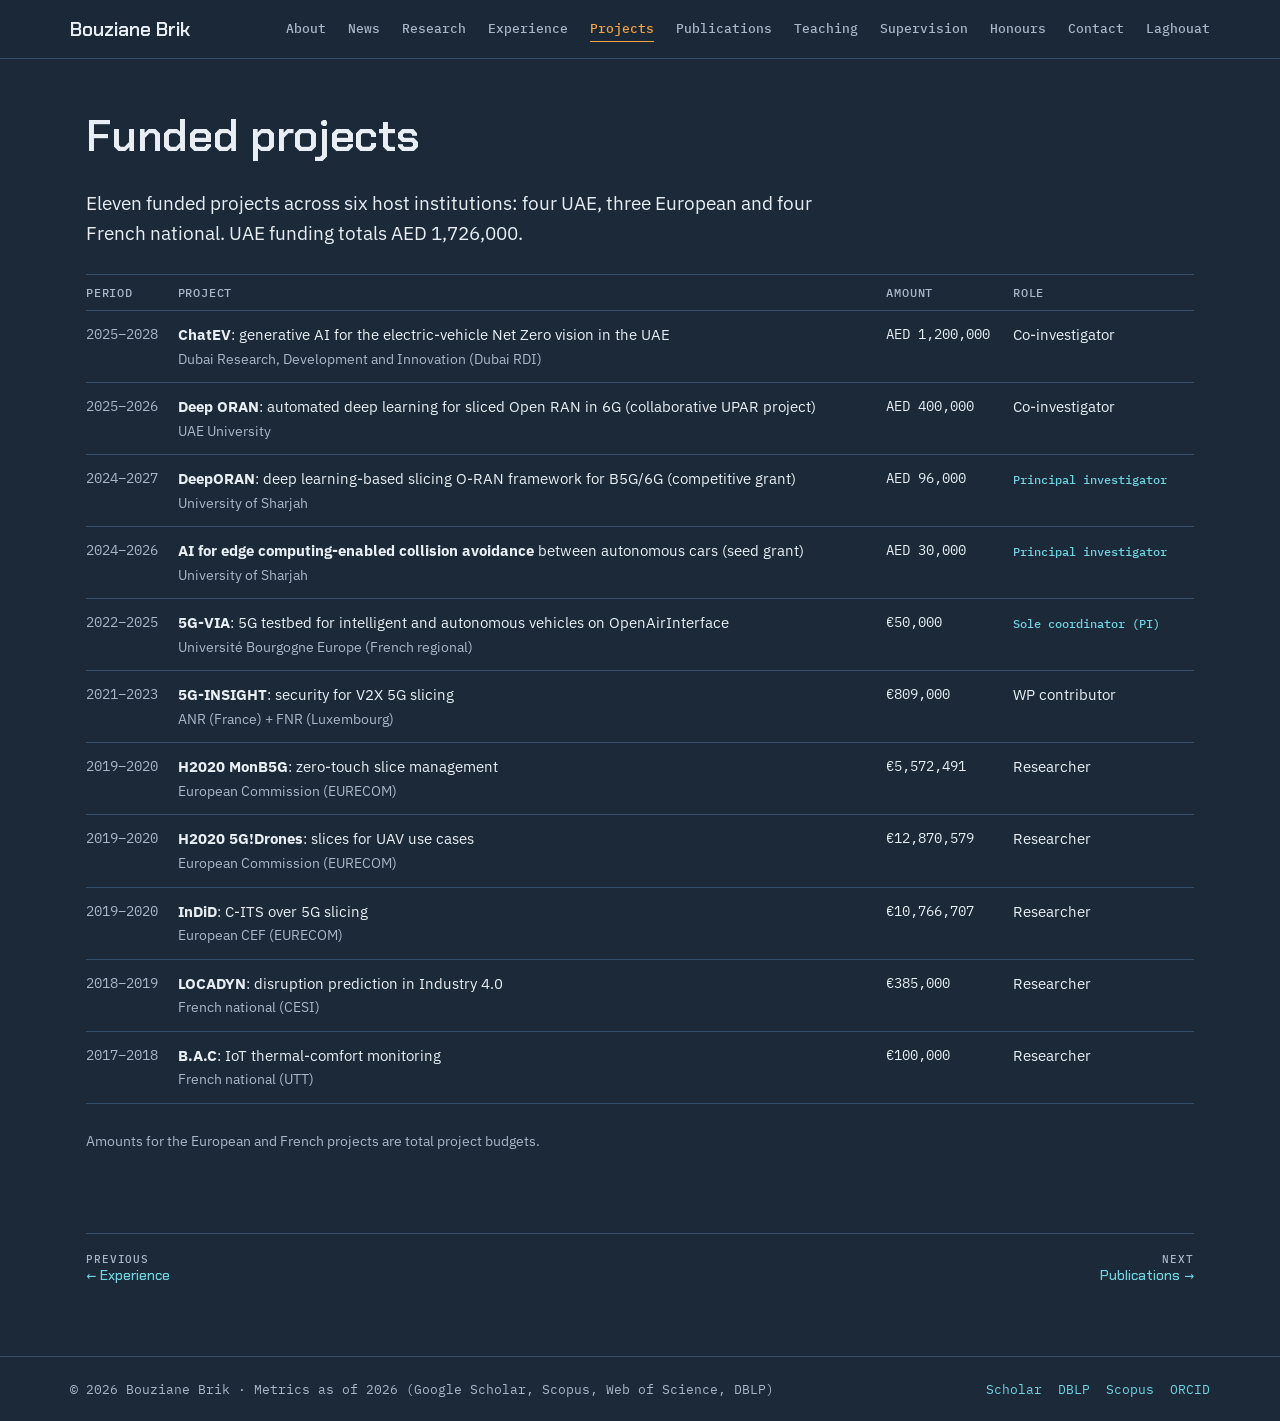
<file: projects.html>
<!doctype html>
<html lang="en">
<head>
<meta charset="utf-8">
<meta name="theme-color" content="#1B2939">
<meta name="viewport" content="width=device-width, initial-scale=1, viewport-fit=cover">
<title>Projects · Bouziane Brik</title>
<meta name="claude:viewport-fit-sides" content="cover">
<meta name="description" content="Dr. Bouziane Brik, Associate Professor of Computer Science at the University of Sharjah. Trustworthy AI for autonomous 5G/6G network management.">
<link rel="preconnect" href="https://fonts.googleapis.com">
<link rel="preconnect" href="https://fonts.gstatic.com" crossorigin>
<link rel="stylesheet" href="https://fonts.googleapis.com/css2?family=Chakra+Petch:wght@500;600;700&family=IBM+Plex+Mono:wght@400;500;600&family=IBM+Plex+Sans:ital,wght@0,400;0,500;0,600;1,400&display=swap">
<link rel="stylesheet" href="site.css">

<style>
.explore{display:grid;grid-template-columns:repeat(auto-fill,minmax(220px,1fr));gap:12px}
.explore a{display:flex;flex-direction:column;gap:6px;padding:16px;border:1px solid var(--rule);background:var(--surface);text-decoration:none;color:var(--ink);min-width:0}
.explore a:hover{border-color:var(--accent)}
.explore b{font:600 17px var(--f-display)}
.explore span{font-size:14px;color:var(--muted);line-height:1.45}
.pager{display:flex;justify-content:space-between;gap:16px;flex-wrap:wrap;border-top:1px solid var(--rule);padding-top:18px;font:500 14px var(--f-display)}
.pager a{text-decoration:none}
.pager small{display:block;font:500 11px var(--f-mono);text-transform:uppercase;letter-spacing:.08em;color:var(--muted)}
.pager .nx{text-align:right;margin-left:auto}
</style>
<script src="site.js" defer></script>
  <!-- Cloudflare Web Analytics --><script type='module' src='https://static.cloudflareinsights.com/beacon.min.js' data-cf-beacon='{"token": "e5b9dea19c0a4b01a5496e57ead342b6"}'></script><!-- End Cloudflare Web Analytics -->
</head>
<body>
<header class="top gut">
  <div class="in">
    <a class="logo" href="index.html">Bouziane Brik</a>
    <nav aria-label="Site"><ul class="menu"><li><a href="index.html">About</a></li><li><a href="news.html">News</a></li><li><a href="research.html">Research</a></li><li><a href="experience.html">Experience</a></li><li><a href="projects.html" class="on" aria-current="page">Projects</a></li><li><a href="publications.html">Publications</a></li><li><a href="teaching.html">Teaching</a></li><li><a href="supervision.html">Supervision</a></li><li><a href="honours.html">Honours</a></li><li><a href="contact.html">Contact</a></li><li><a href="laghouat.html">Laghouat</a></li></ul></nav>
  </div>
</header>
<div class="shell gut">

<main>
<section id="projects" aria-labelledby="proj-h">
  <div class="sec-head"><h2 id="proj-h">Funded projects</h2></div>
  <p class="lede">Eleven funded projects across six host institutions: four UAE, three European and four French national. UAE funding totals AED 1,726,000.</p>
  <div class="tablewrap">
    <table>
      <thead><tr><th>Period</th><th>Project</th><th>Amount</th><th>Role</th></tr></thead>
      <tbody>
        <tr><td class="yr">2025–2028</td><td><b>ChatEV</b>: generative AI for the electric-vehicle Net Zero vision in the UAE<span class="fund">Dubai Research, Development and Innovation (Dubai RDI)</span></td><td class="amt">AED 1,200,000</td><td>Co-investigator</td></tr>
        <tr><td class="yr">2025–2026</td><td><b>Deep ORAN</b>: automated deep learning for sliced Open RAN in 6G (collaborative UPAR project)<span class="fund">UAE University</span></td><td class="amt">AED 400,000</td><td>Co-investigator</td></tr>
        <tr><td class="yr">2024–2027</td><td><b>DeepORAN</b>: deep learning-based slicing O-RAN framework for B5G/6G (competitive grant)<span class="fund">University of Sharjah</span></td><td class="amt">AED 96,000</td><td><span class="role-pi">Principal investigator</span></td></tr>
        <tr><td class="yr">2024–2026</td><td><b>AI for edge computing-enabled collision avoidance</b> between autonomous cars (seed grant)<span class="fund">University of Sharjah</span></td><td class="amt">AED 30,000</td><td><span class="role-pi">Principal investigator</span></td></tr>
        <tr><td class="yr">2022–2025</td><td><b>5G-VIA</b>: 5G testbed for intelligent and autonomous vehicles on OpenAirInterface<span class="fund">Université Bourgogne Europe (French regional)</span></td><td class="amt">€50,000</td><td><span class="role-pi">Sole coordinator (PI)</span></td></tr>
        <tr><td class="yr">2021–2023</td><td><b>5G-INSIGHT</b>: security for V2X 5G slicing<span class="fund">ANR (France) + FNR (Luxembourg)</span></td><td class="amt">€809,000</td><td>WP contributor</td></tr>
        <tr><td class="yr">2019–2020</td><td><b>H2020 MonB5G</b>: zero-touch slice management<span class="fund">European Commission (EURECOM)</span></td><td class="amt">€5,572,491</td><td>Researcher</td></tr>
        <tr><td class="yr">2019–2020</td><td><b>H2020 5G!Drones</b>: slices for UAV use cases<span class="fund">European Commission (EURECOM)</span></td><td class="amt">€12,870,579</td><td>Researcher</td></tr>
        <tr><td class="yr">2019–2020</td><td><b>InDiD</b>: C-ITS over 5G slicing<span class="fund">European CEF (EURECOM)</span></td><td class="amt">€10,766,707</td><td>Researcher</td></tr>
        <tr><td class="yr">2018–2019</td><td><b>LOCADYN</b>: disruption prediction in Industry 4.0<span class="fund">French national (CESI)</span></td><td class="amt">€385,000</td><td>Researcher</td></tr>
        <tr><td class="yr">2017–2018</td><td><b>B.A.C</b>: IoT thermal-comfort monitoring<span class="fund">French national (UTT)</span></td><td class="amt">€100,000</td><td>Researcher</td></tr>
      </tbody>
    </table>
  </div>
  <p class="note">Amounts for the European and French projects are total project budgets.</p>
</section>


<div class="pager"><a href="experience.html"><small>Previous</small>← Experience</a><a class="nx" href="publications.html"><small>Next</small>Publications →</a></div>
</main>
</div>
<footer class="foot gut"><div class="in"><span>© 2026 Bouziane Brik · Metrics as of 2026 (Google Scholar, Scopus, Web of Science, DBLP)</span><span class="ids"><a href="https://scholar.google.fr/citations?user=c3EPy9sAAAAJ&amp;hl=fr" target="_blank" rel="noopener">Scholar</a><a href="https://dblp.org/pid/133/4736.html" target="_blank" rel="noopener">DBLP</a><a href="https://www.scopus.com/authid/detail.uri?authorId=55490670200" target="_blank" rel="noopener">Scopus</a><a href="https://orcid.org/0000-0002-3267-5702" target="_blank" rel="noopener">ORCID</a></span></div></footer>

<script>
(function(){
  /* Network graphic: slow-drifting nodes with links, amber hubs. */
  var c=document.getElementById('net'); if(!c||!c.getContext) return;
  var x=c.getContext('2d'), still=window.matchMedia('(prefers-reduced-motion: reduce)').matches, W, H, P, raf;
  function size(){var d=Math.min(2,window.devicePixelRatio||1);W=c.clientWidth;H=c.clientHeight;c.width=W*d;c.height=H*d;x.setTransform(d,0,0,d,0,0);
    var n=Math.round(Math.min(80,W*H/12000));P=[];for(var i=0;i<n;i++)P.push({x:Math.random()*W,y:Math.random()*H,vx:(Math.random()-.5)*.25,vy:(Math.random()-.5)*.25,hub:Math.random()<.12})}
  function draw(){x.clearRect(0,0,W,H);
    for(var i=0;i<P.length;i++){var a=P[i];for(var j=i+1;j<P.length;j++){var b=P[j],d=Math.hypot(a.x-b.x,a.y-b.y);
      if(d<140){x.strokeStyle='rgba(92,200,215,'+((1-d/140)*.3)+')';x.lineWidth=1;x.beginPath();x.moveTo(a.x,a.y);x.lineTo(b.x,b.y);x.stroke()}}}
    P.forEach(function(p){x.fillStyle=p.hub?'rgba(242,165,65,.9)':'rgba(92,200,215,.6)';x.beginPath();x.arc(p.x,p.y,p.hub?3:1.8,0,7);x.fill();
      if(!still){p.x+=p.vx;p.y+=p.vy;if(p.x<0||p.x>W)p.vx*=-1;if(p.y<0||p.y>H)p.vy*=-1}});
    if(!still) raf=requestAnimationFrame(draw)}
  size();draw();window.addEventListener('resize',function(){cancelAnimationFrame(raf);size();draw()});
})();

(function(){
  /* Publication filter + search */
  var list=document.getElementById('publist'); if(!list) return;
  var items=[].slice.call(list.querySelectorAll('li:not(.yearrow)')), years=[].slice.call(list.querySelectorAll('.yearrow'));
  var btns=[].slice.call(document.querySelectorAll('.tabs button')), q=document.getElementById('pubsearch'), empty=document.getElementById('pubempty');
  var f='S';
  function apply(){
    var term=(q.value||'').trim().toLowerCase(), shown=0, seen={};
    items.forEach(function(li){
      var ok=(f==='A'||(f==='S'?li.dataset.sel==='1':li.dataset.t===f)) && (!term||li.textContent.toLowerCase().indexOf(term)>-1);
      li.hidden=!ok; if(ok){shown++; seen[li.dataset.y]=1}
    });
    years.forEach(function(y){y.hidden=!seen[y.dataset.y]});
    empty.hidden=shown>0;
  }
  btns.forEach(function(b){b.addEventListener('click',function(){f=b.dataset.f;btns.forEach(function(x){x.setAttribute('aria-pressed',x===b?'true':'false')});apply()})});
  q.addEventListener('input',function(){ if(q.value && f==='S'){f='A';btns.forEach(function(x){x.setAttribute('aria-pressed',x.dataset.f==='A'?'true':'false')})} apply()});
  apply();
})();

(function(){
  /* Copy buttons */
  document.querySelectorAll('.copy').forEach(function(b){
    b.addEventListener('click',function(){
      var t=b.dataset.copy, done=function(){b.textContent='Copied';setTimeout(function(){b.textContent='Copy'},1600)};
      try{navigator.clipboard.writeText(t).then(done,function(){sel(b)})}catch(e){sel(b)}
    });
  });
  function sel(b){var code=b.previousElementSibling,r=document.createRange();r.selectNodeContents(code);var s=getSelection();s.removeAllRanges();s.addRange(r)}
})();

(function(){var a=document.querySelector('.menu a.on'),u=a&&a.closest('.menu');if(u&&u.scrollWidth>u.clientWidth)u.scrollLeft=a.parentNode.offsetLeft-16})();
</script>

</body>
</html>
</file>
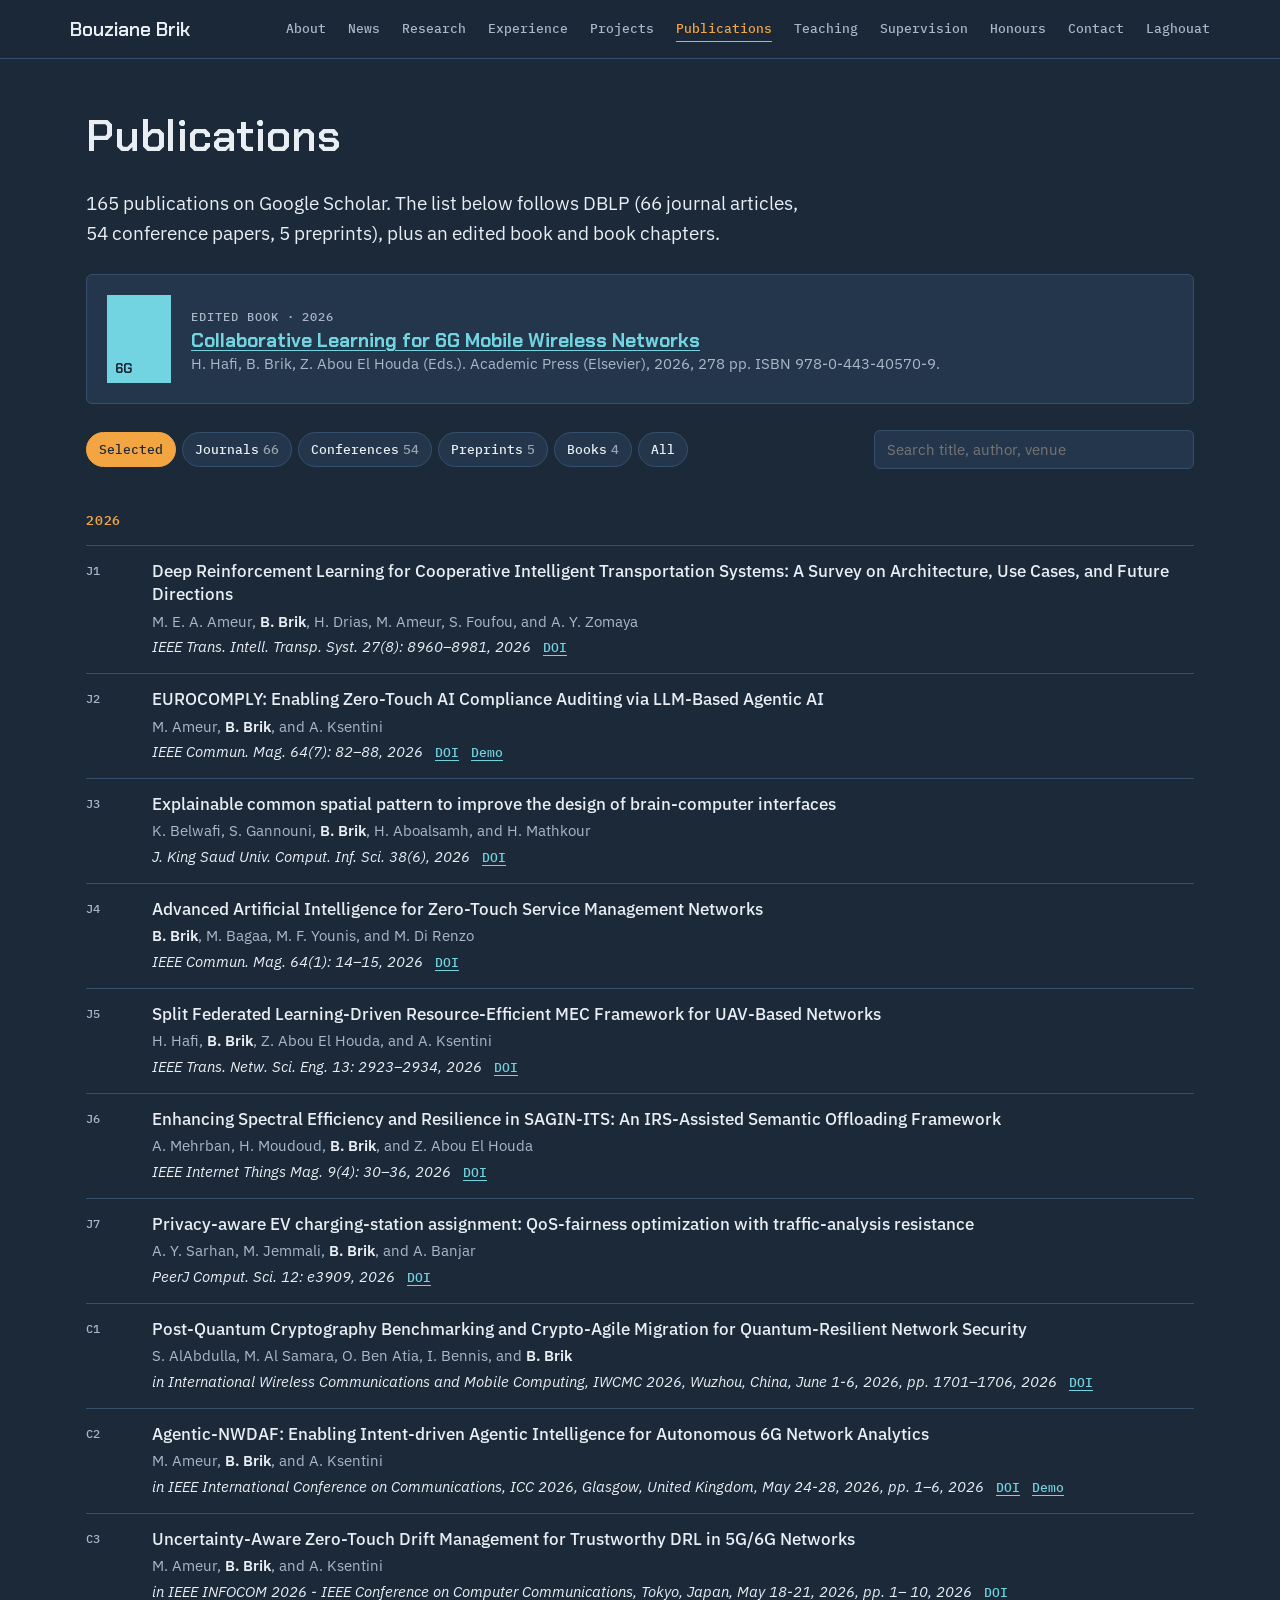
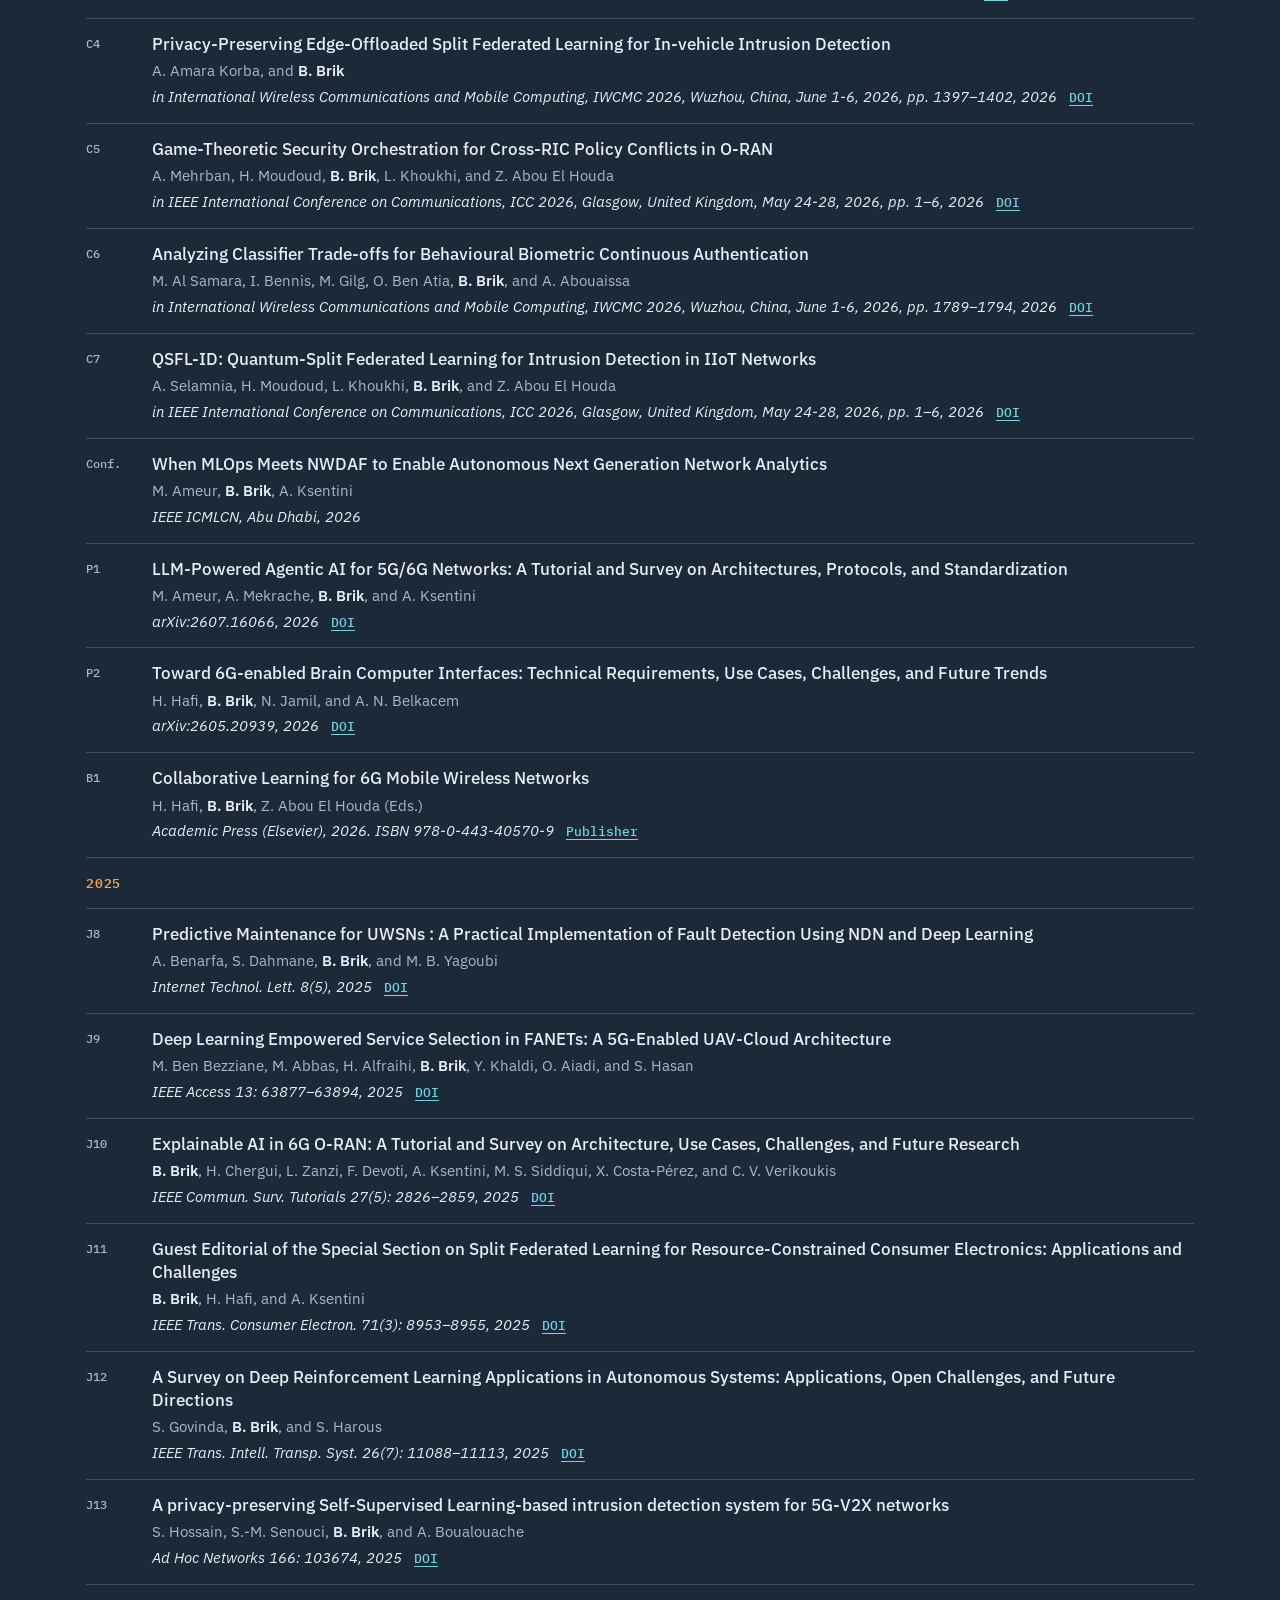
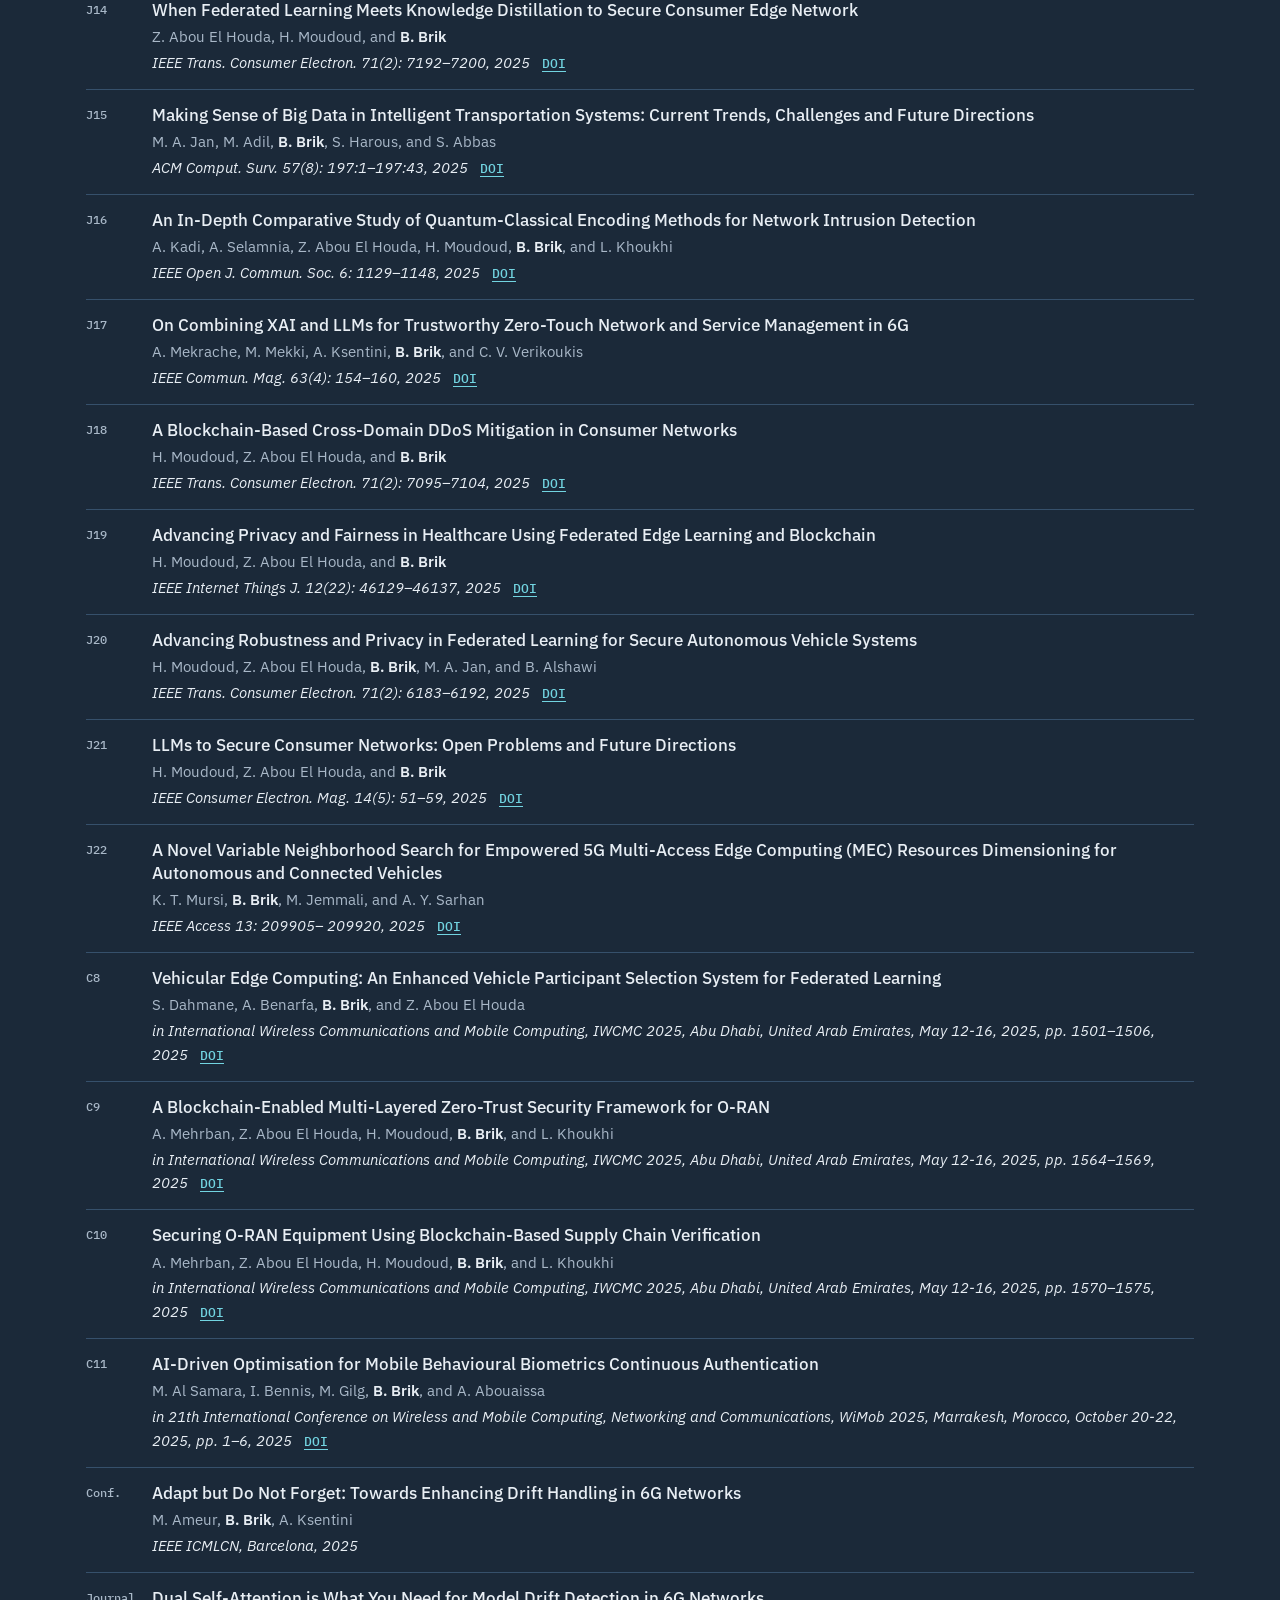
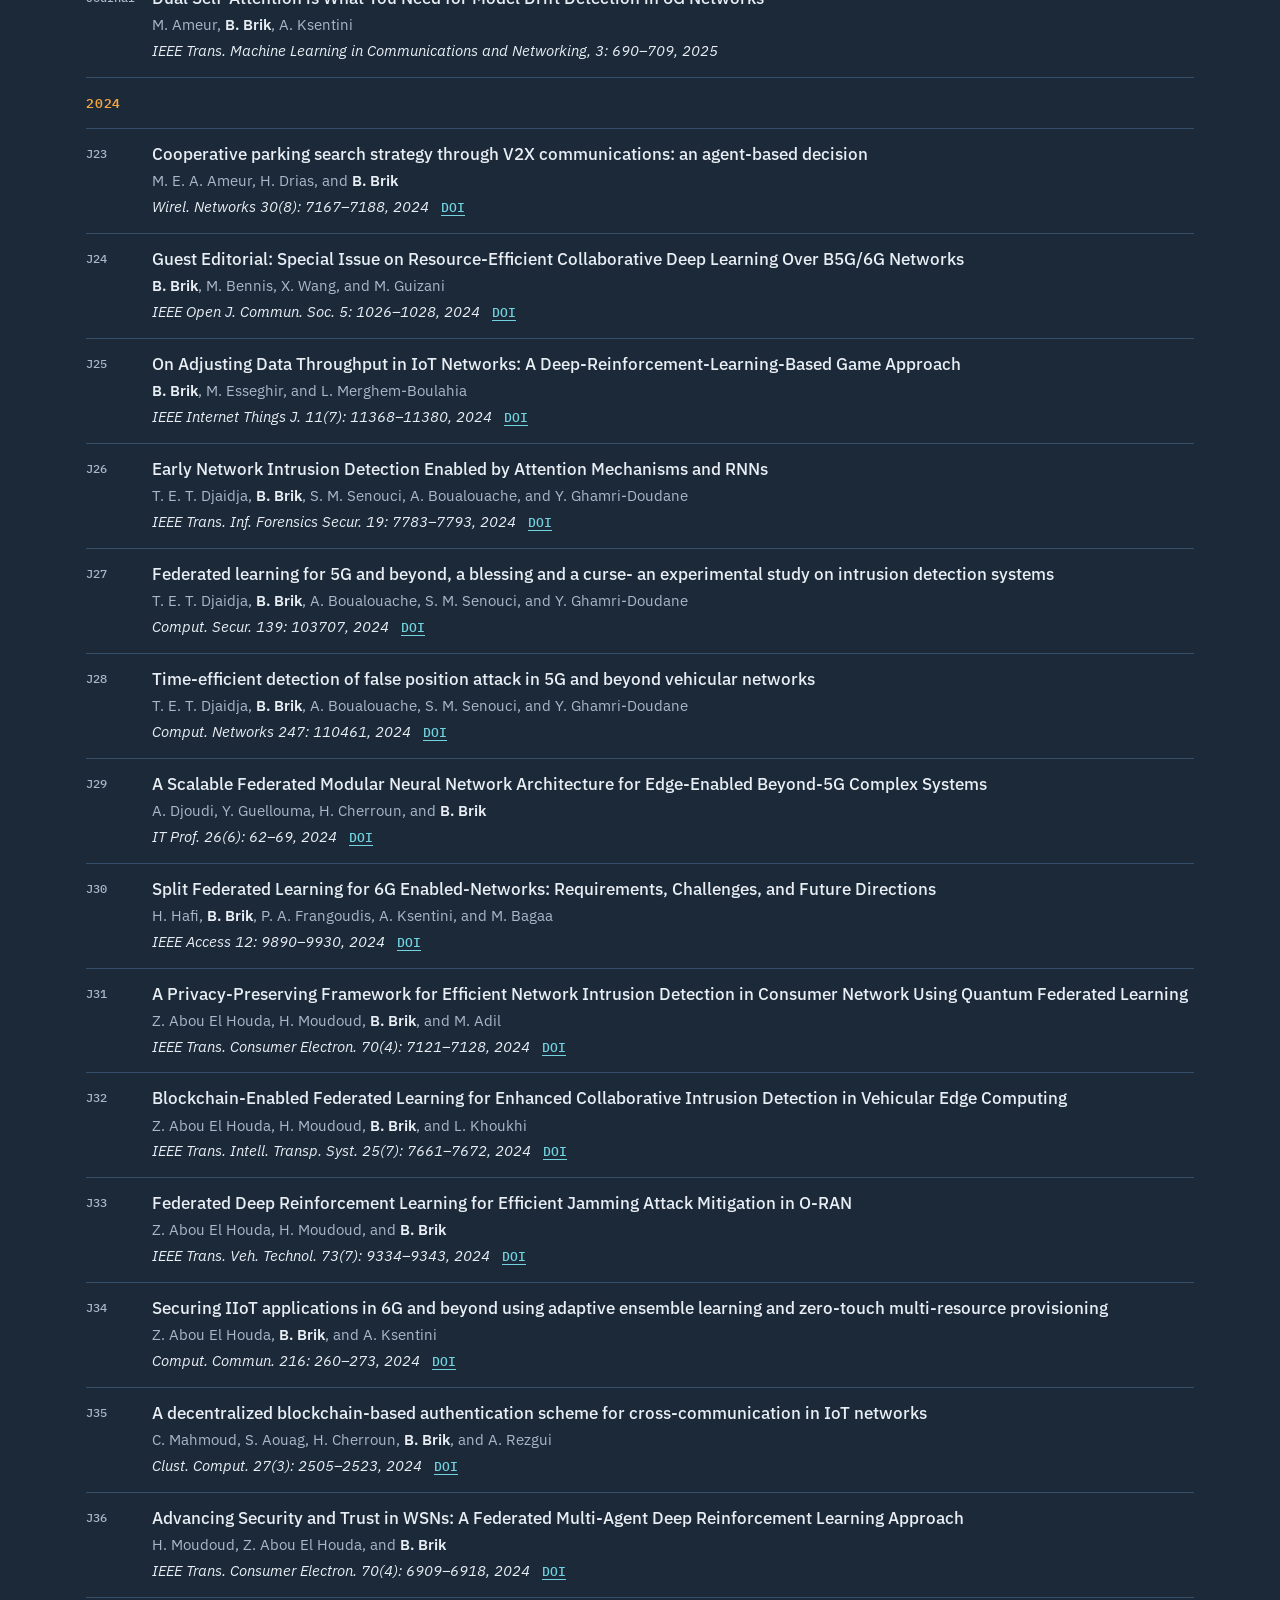
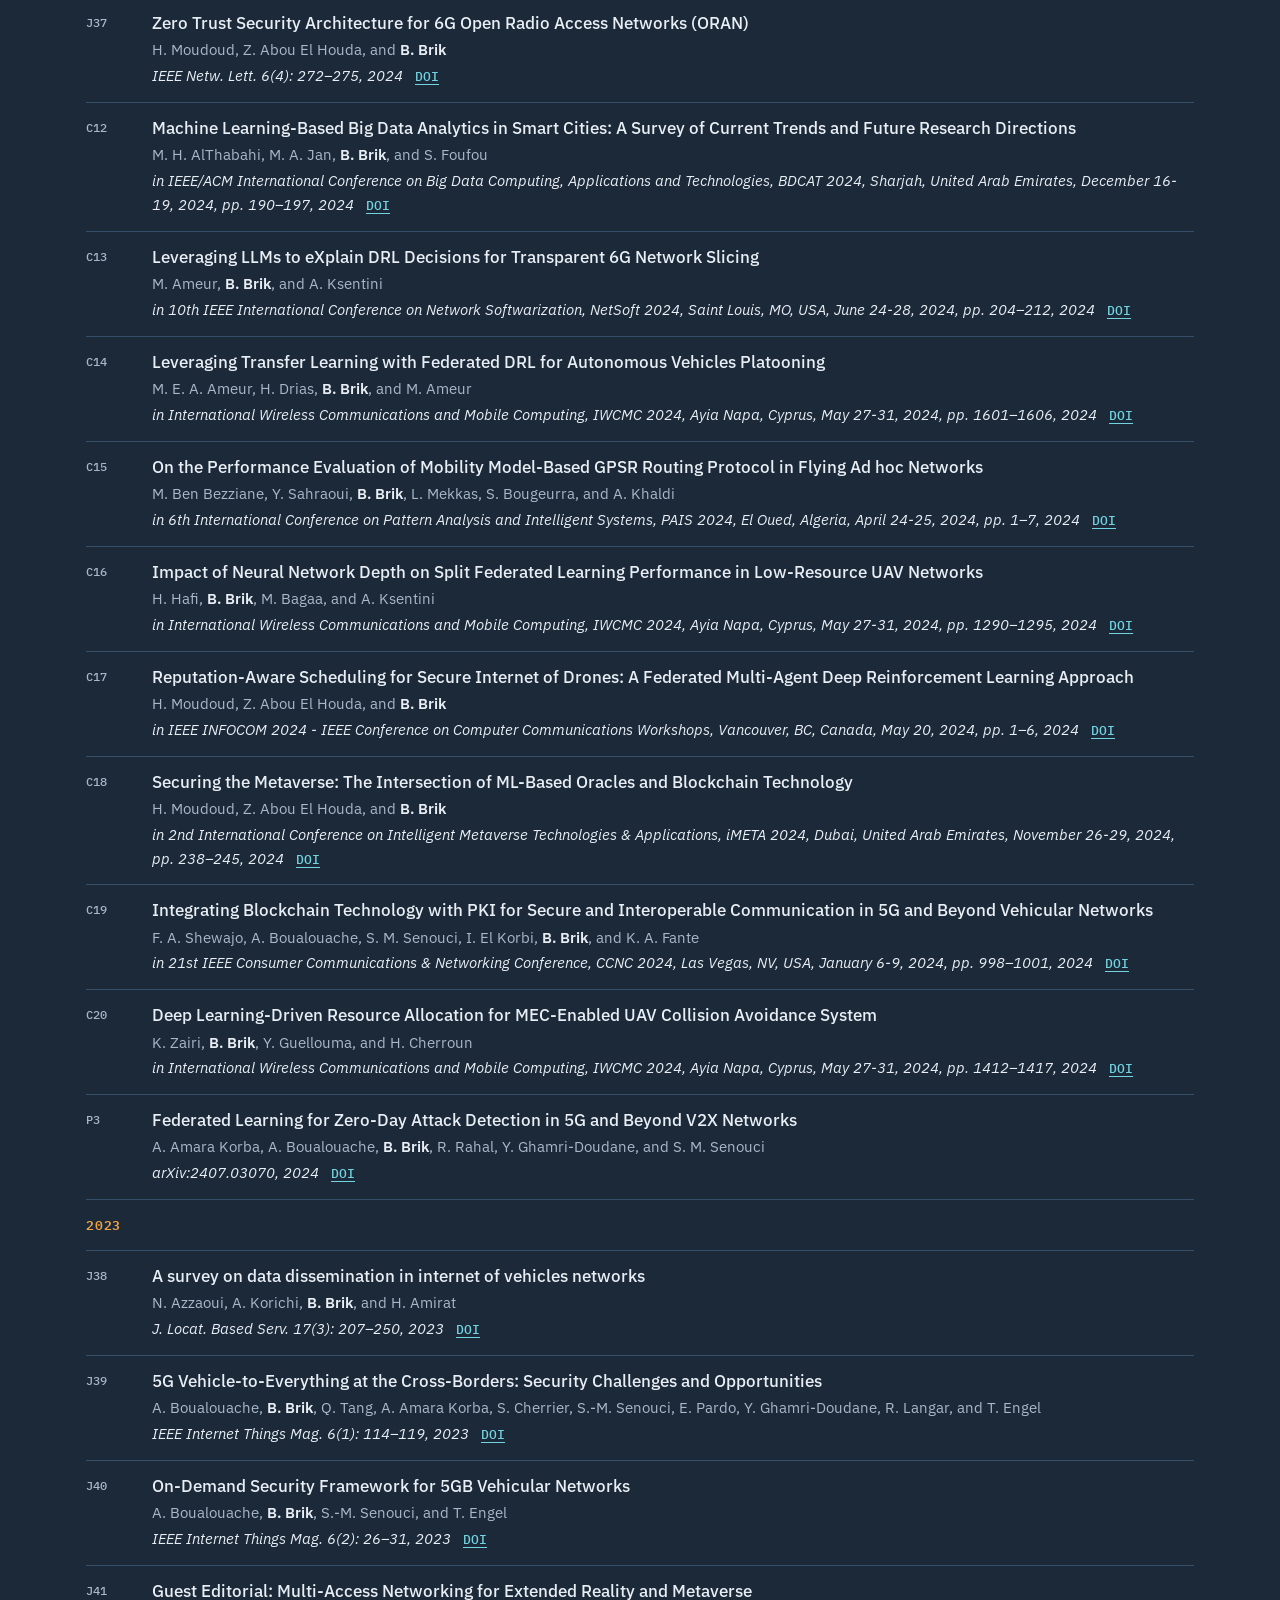
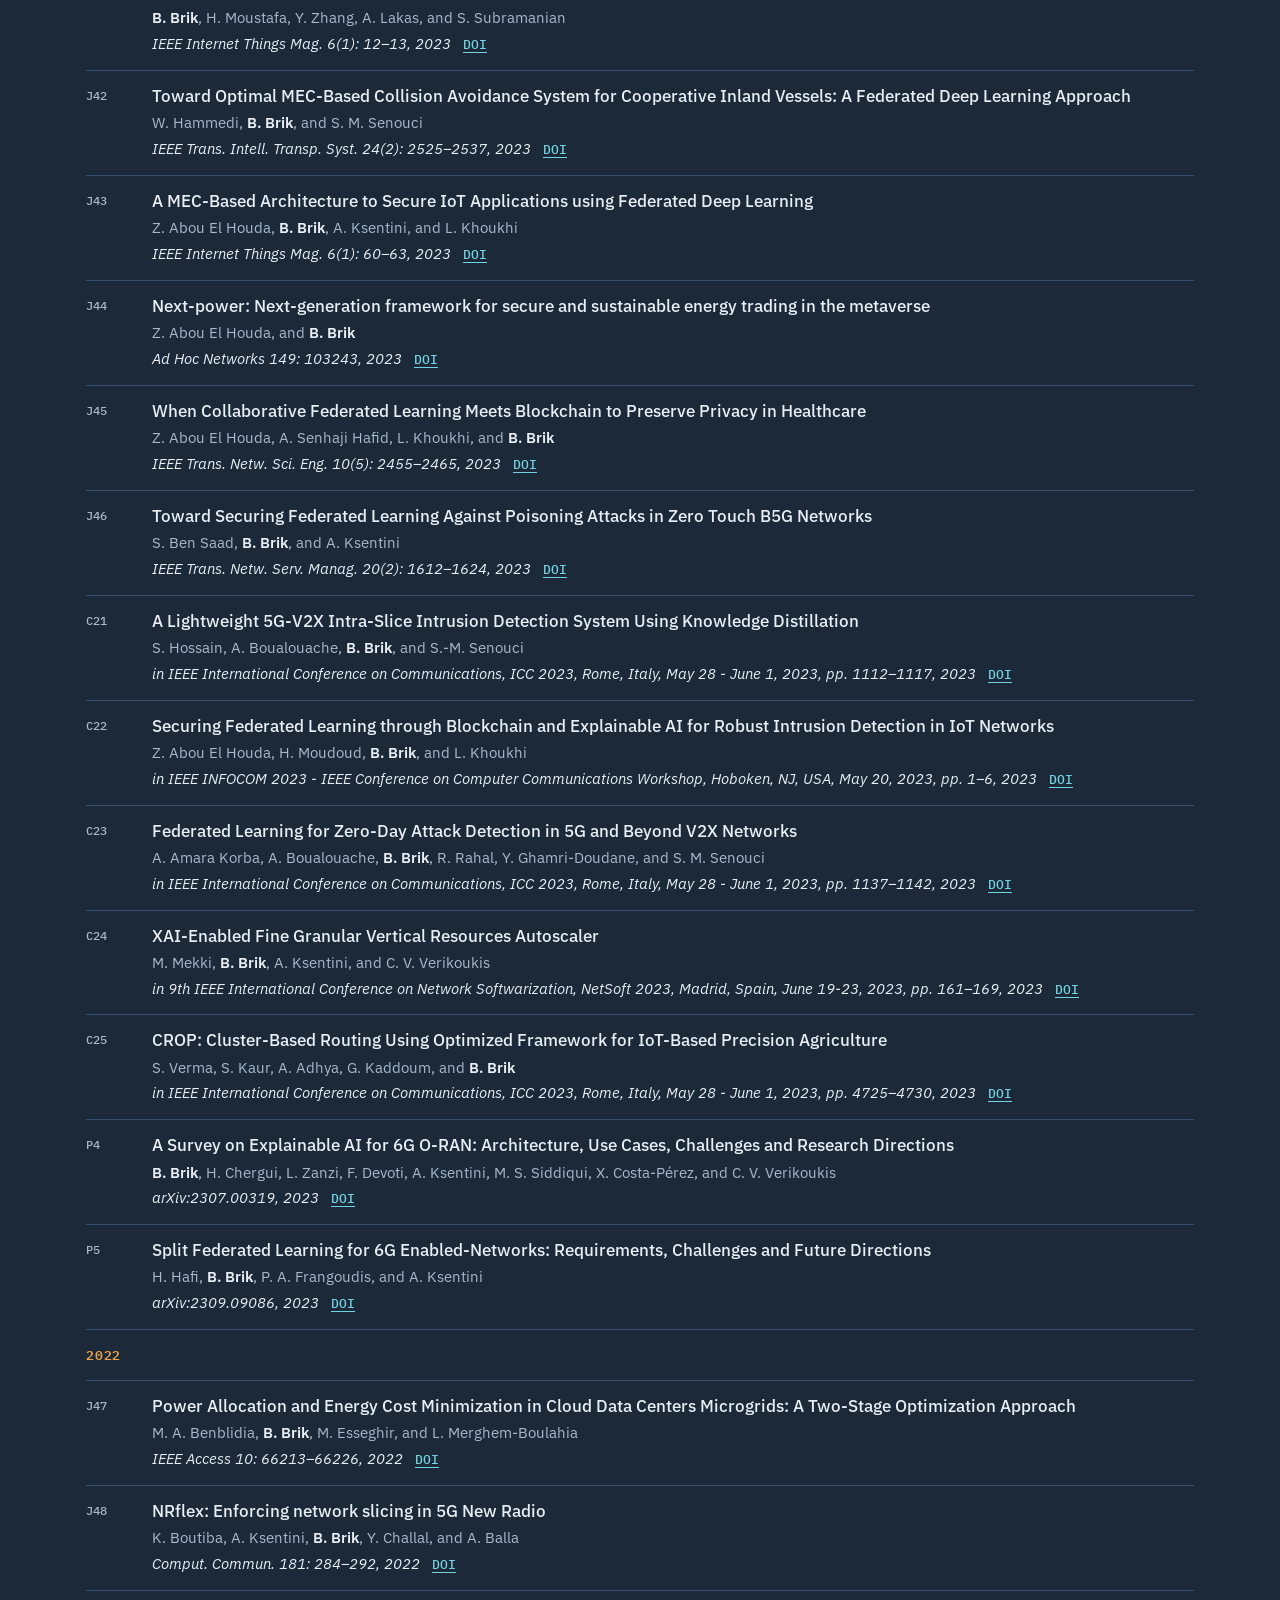
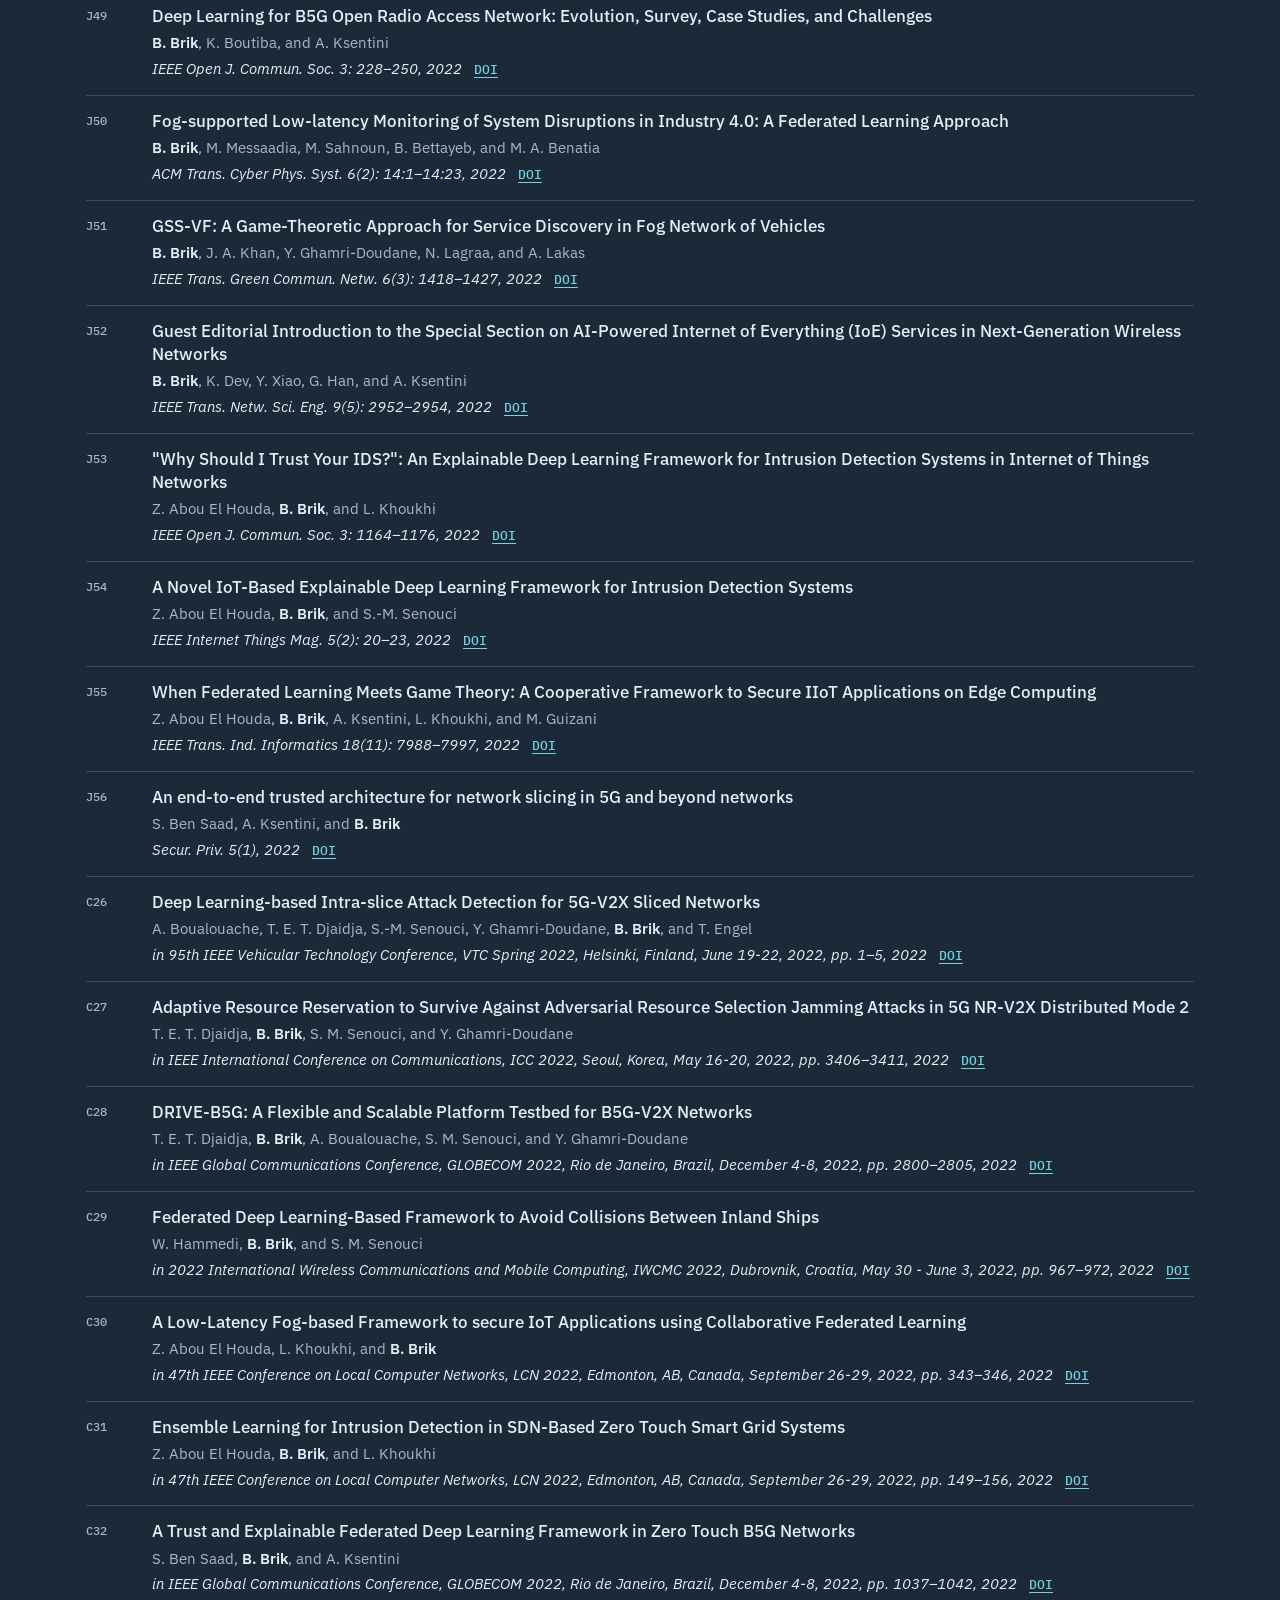
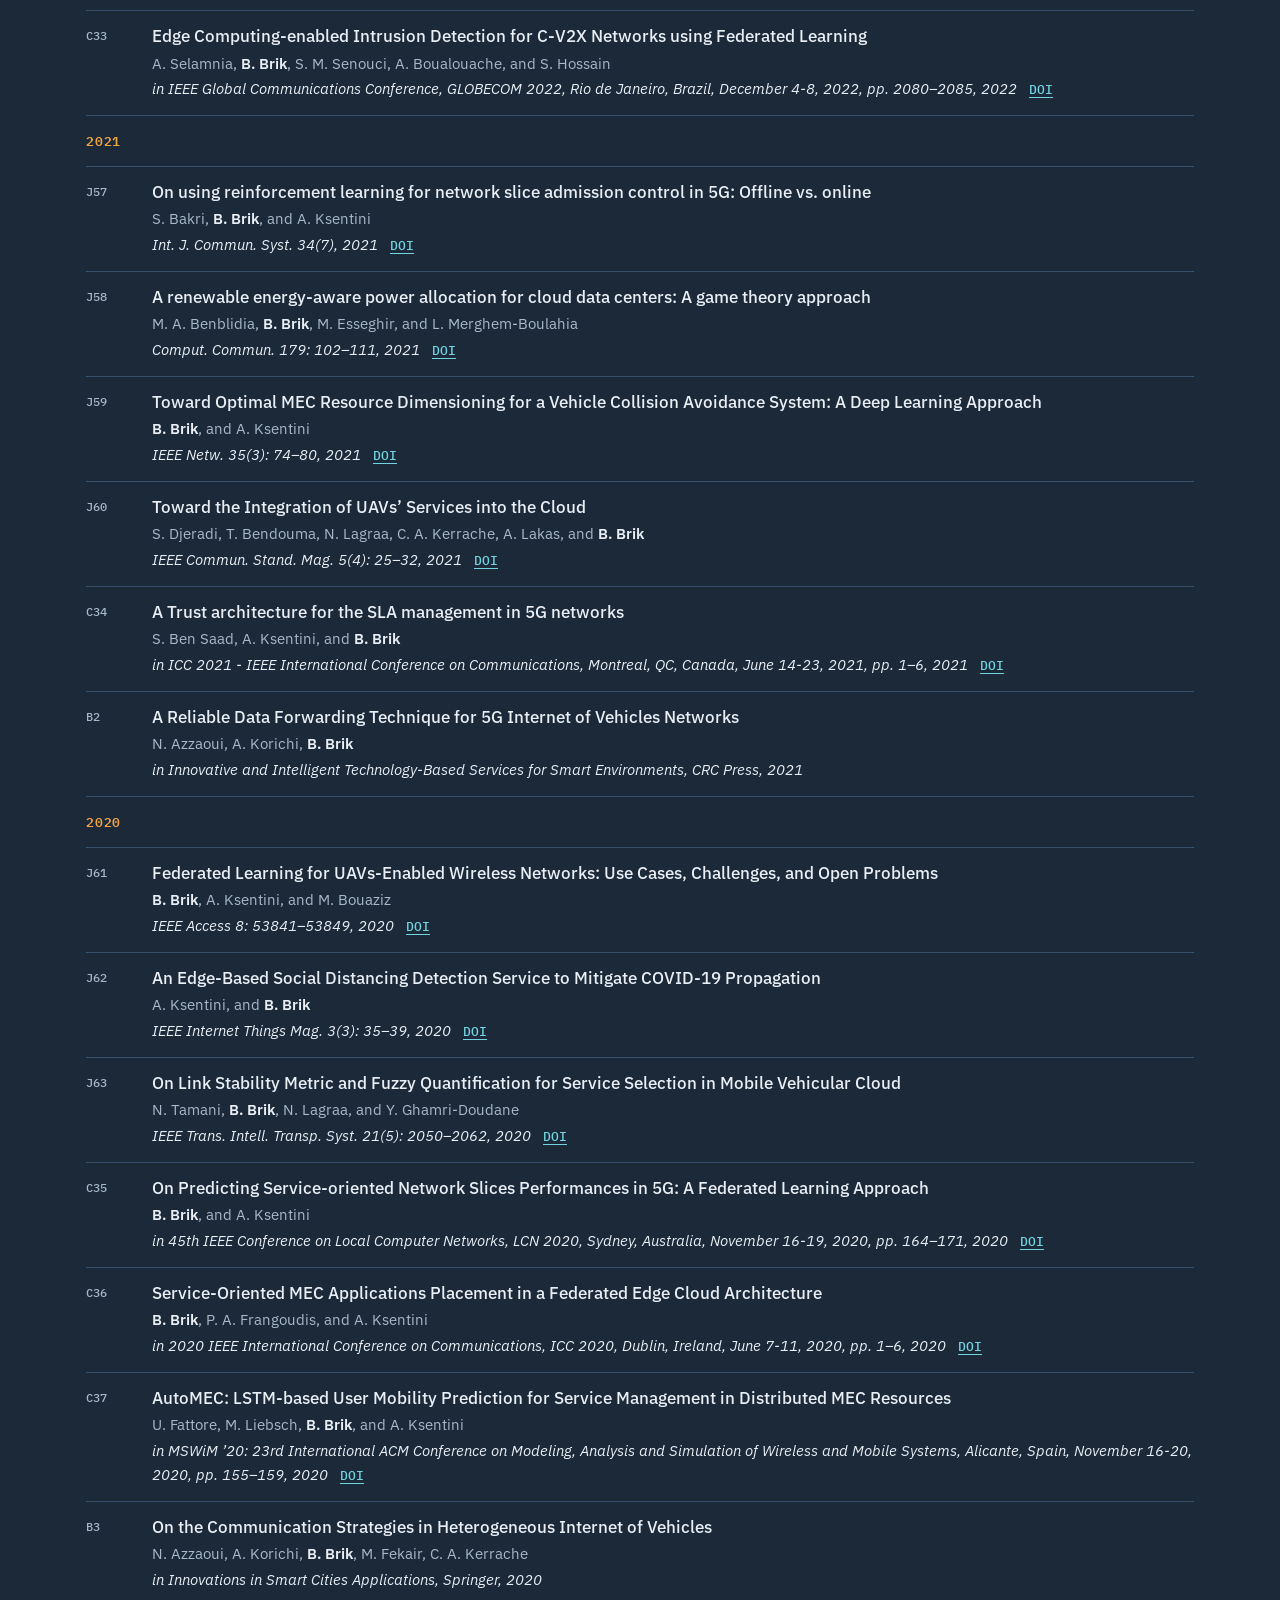
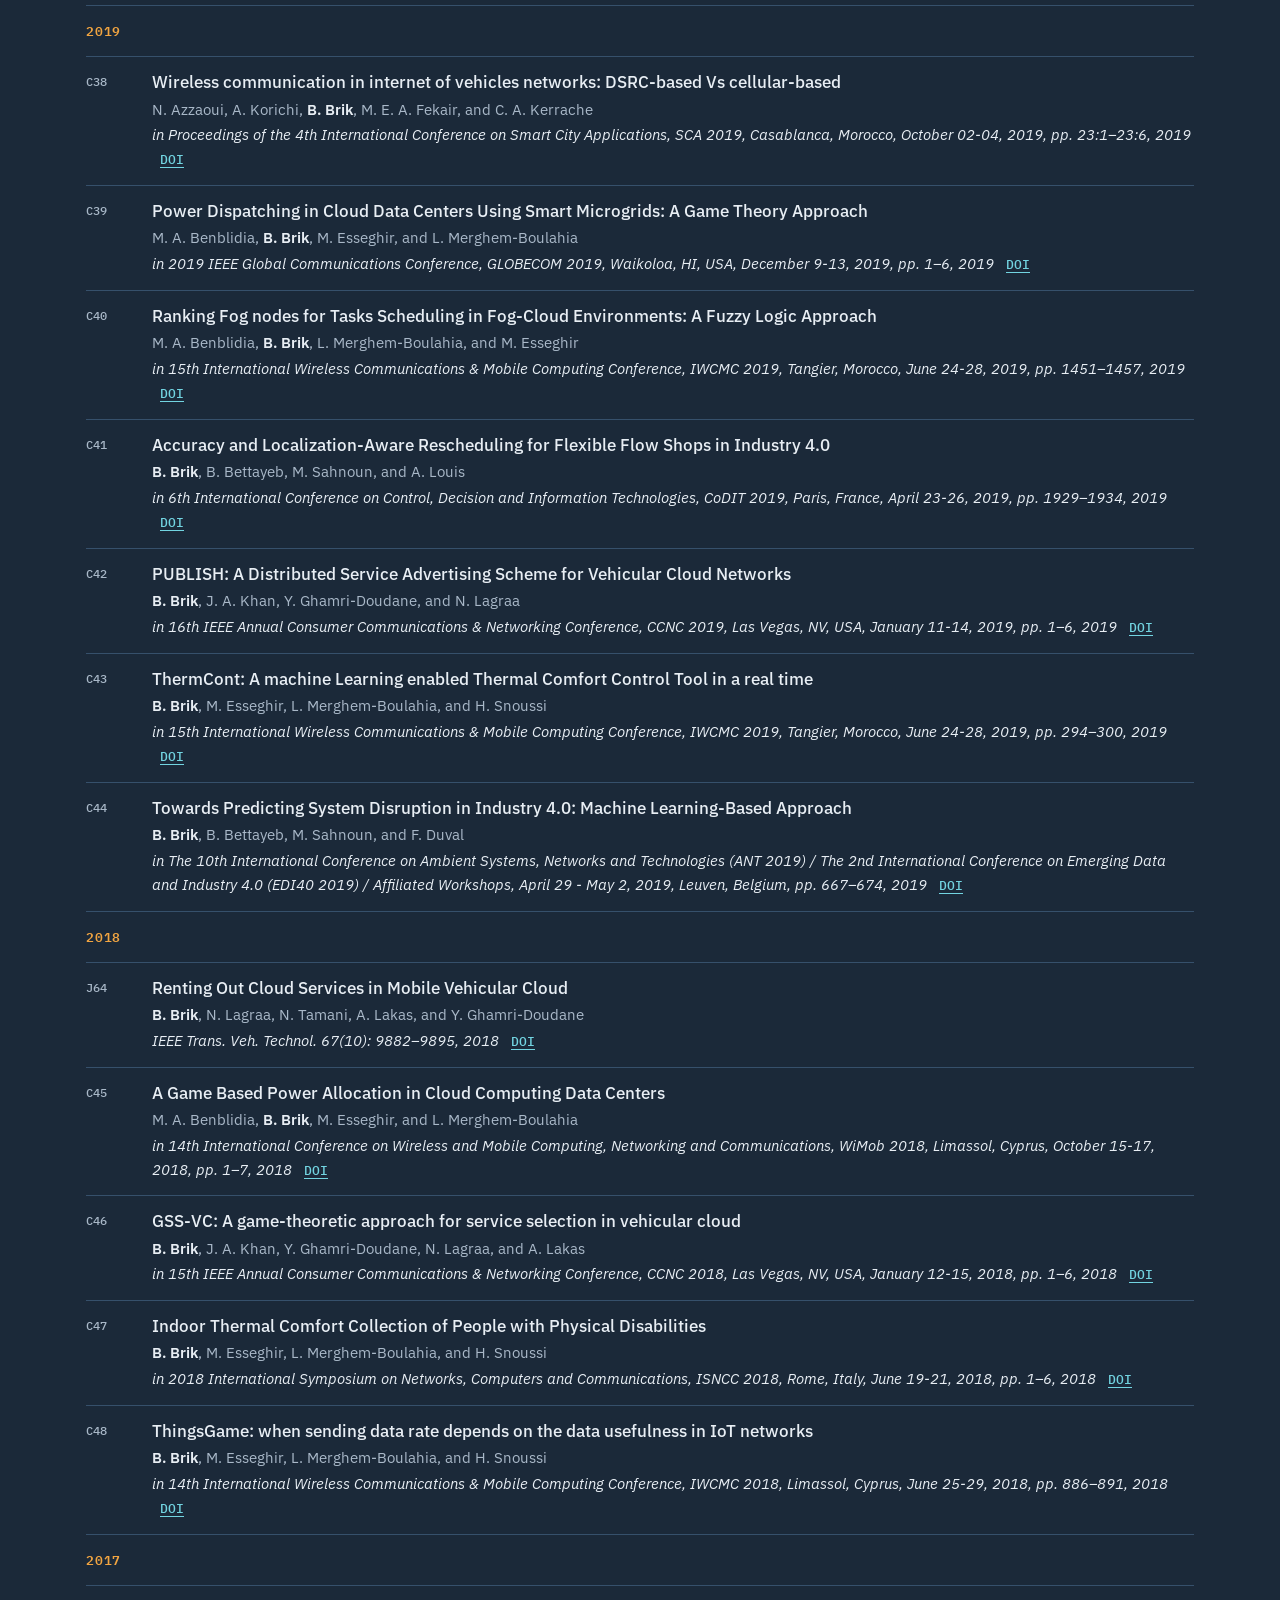
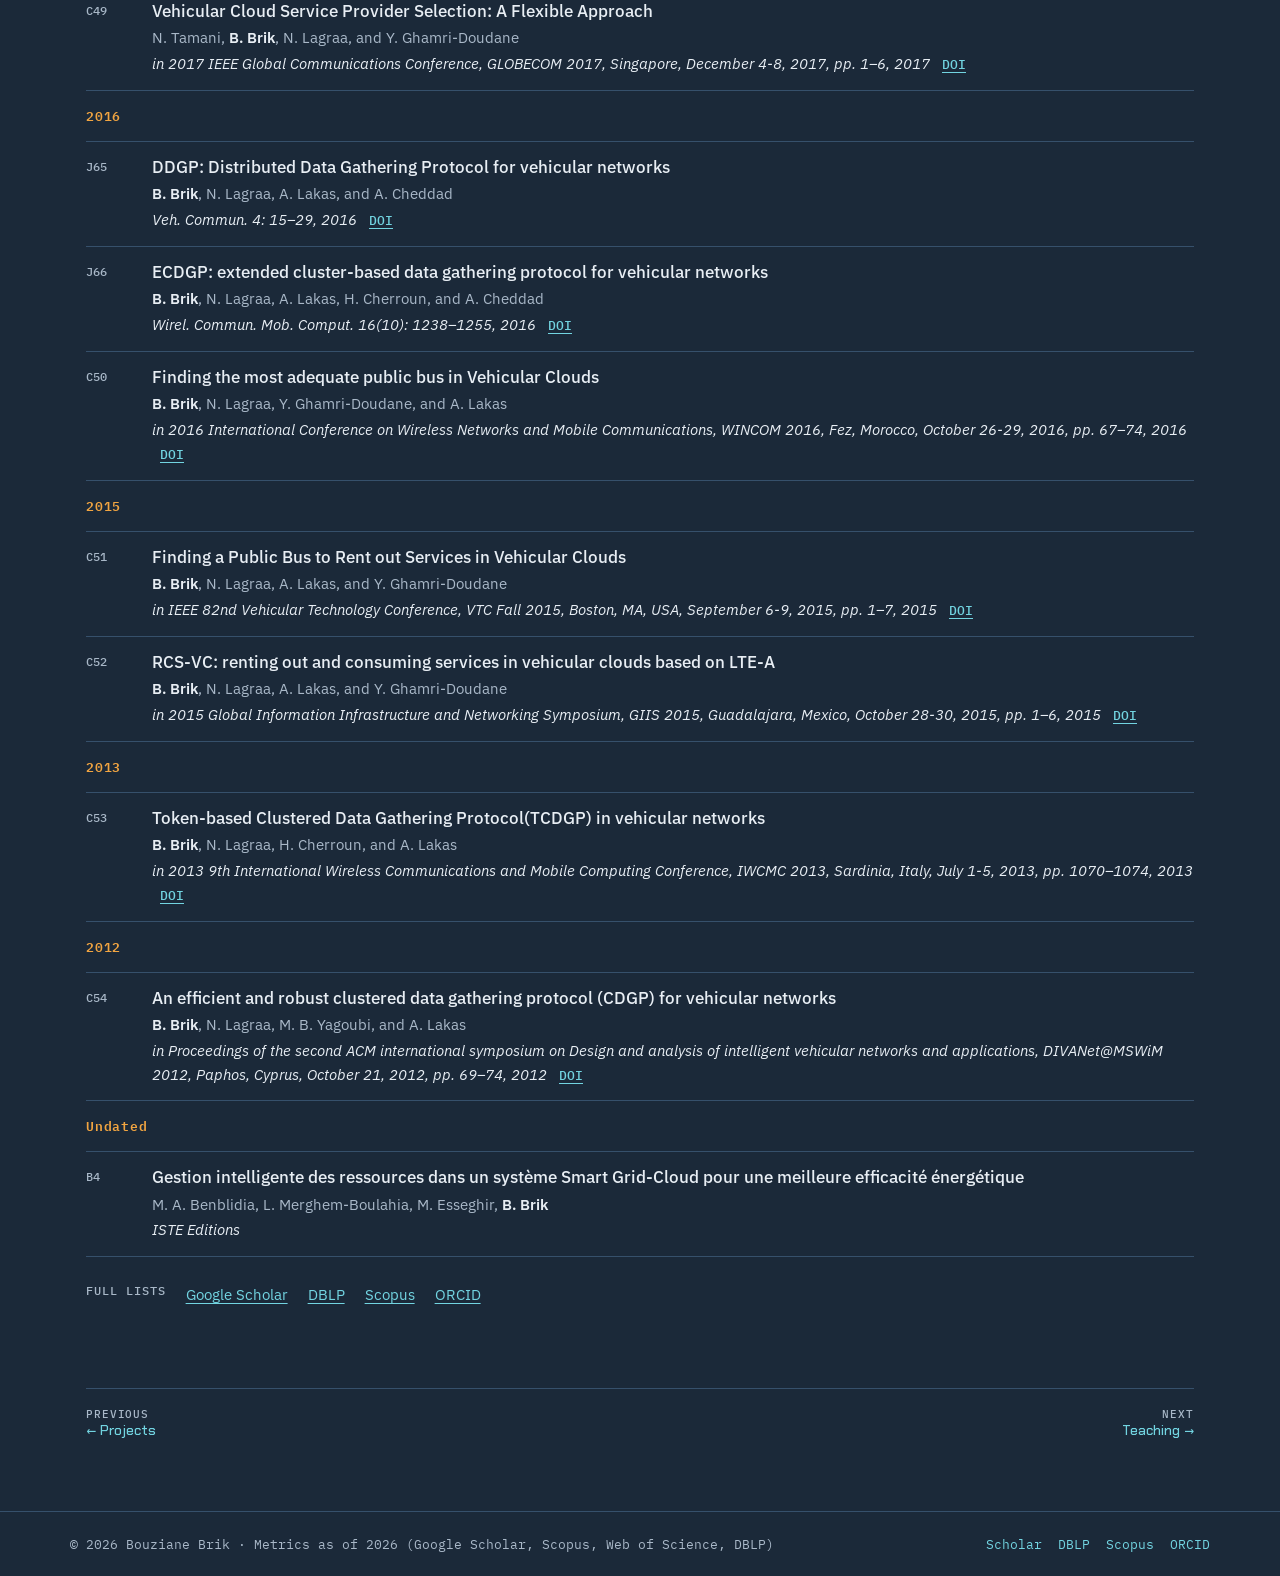
<file: publications.html>
<!doctype html>
<html lang="en">
<head>
<meta charset="utf-8">
<meta name="theme-color" content="#1B2939">
<meta name="viewport" content="width=device-width, initial-scale=1, viewport-fit=cover">
<title>Publications · Bouziane Brik</title>
<meta name="claude:viewport-fit-sides" content="cover">
<meta name="description" content="Dr. Bouziane Brik, Associate Professor of Computer Science at the University of Sharjah. Trustworthy AI for autonomous 5G/6G network management.">
<link rel="preconnect" href="https://fonts.googleapis.com">
<link rel="preconnect" href="https://fonts.gstatic.com" crossorigin>
<link rel="stylesheet" href="https://fonts.googleapis.com/css2?family=Chakra+Petch:wght@500;600;700&family=IBM+Plex+Mono:wght@400;500;600&family=IBM+Plex+Sans:ital,wght@0,400;0,500;0,600;1,400&display=swap">
<link rel="stylesheet" href="site.css">

<style>
.explore{display:grid;grid-template-columns:repeat(auto-fill,minmax(220px,1fr));gap:12px}
.explore a{display:flex;flex-direction:column;gap:6px;padding:16px;border:1px solid var(--rule);background:var(--surface);text-decoration:none;color:var(--ink);min-width:0}
.explore a:hover{border-color:var(--accent)}
.explore b{font:600 17px var(--f-display)}
.explore span{font-size:14px;color:var(--muted);line-height:1.45}
.pager{display:flex;justify-content:space-between;gap:16px;flex-wrap:wrap;border-top:1px solid var(--rule);padding-top:18px;font:500 14px var(--f-display)}
.pager a{text-decoration:none}
.pager small{display:block;font:500 11px var(--f-mono);text-transform:uppercase;letter-spacing:.08em;color:var(--muted)}
.pager .nx{text-align:right;margin-left:auto}
</style>
<script src="site.js" defer></script>
  <!-- Cloudflare Web Analytics --><script type='module' src='https://static.cloudflareinsights.com/beacon.min.js' data-cf-beacon='{"token": "e5b9dea19c0a4b01a5496e57ead342b6"}'></script><!-- End Cloudflare Web Analytics -->
</head>
<body>
<header class="top gut">
  <div class="in">
    <a class="logo" href="index.html">Bouziane Brik</a>
    <nav aria-label="Site"><ul class="menu"><li><a href="index.html">About</a></li><li><a href="news.html">News</a></li><li><a href="research.html">Research</a></li><li><a href="experience.html">Experience</a></li><li><a href="projects.html">Projects</a></li><li><a href="publications.html" class="on" aria-current="page">Publications</a></li><li><a href="teaching.html">Teaching</a></li><li><a href="supervision.html">Supervision</a></li><li><a href="honours.html">Honours</a></li><li><a href="contact.html">Contact</a></li><li><a href="laghouat.html">Laghouat</a></li></ul></nav>
  </div>
</header>
<div class="shell gut">

<main>
<section id="publications" aria-labelledby="pub-h">
  <div class="sec-head"><h2 id="pub-h">Publications</h2></div>
  <p class="lede">165 publications on Google Scholar. The list below follows DBLP (66 journal articles, 54 conference papers, 5 preprints), plus an edited book and book chapters.</p>
  <div class="book">
    <div class="spine" aria-hidden="true">6G</div>
    <div>
      <span class="label">Edited book · 2026</span>
      <h3><a href="https://www.sciencedirect.com/book/edited-volume/9780443405709/collaborative-learning-for-6g-mobile-wireless-networks" target="_blank" rel="noopener">Collaborative Learning for 6G Mobile Wireless Networks</a></h3>
      <p>H. Hafi, B. Brik, Z. Abou El Houda (Eds.). Academic Press (Elsevier), 2026, 278 pp. ISBN 978-0-443-40570-9.</p>
    </div>
  </div>
  <div class="pubtools">
    <div class="tabs" role="group" aria-label="Filter publications">
      <button type="button" data-f="S" aria-pressed="true">Selected</button>
      <button type="button" data-f="J" aria-pressed="false">Journals<span>66</span></button>
      <button type="button" data-f="C" aria-pressed="false">Conferences<span>54</span></button>
      <button type="button" data-f="P" aria-pressed="false">Preprints<span>5</span></button>
      <button type="button" data-f="B" aria-pressed="false">Books<span>4</span></button>
      <button type="button" data-f="A" aria-pressed="false">All</button>
    </div>
    <input type="search" class="search" id="pubsearch" placeholder="Search title, author, venue" aria-label="Search publications">
  </div>
  <ul class="publist" id="publist">
    <li class="yearrow" data-y="2026" role="presentation">2026</li>
    <li data-t="J" data-y="2026" data-sel="0"><span class="tag">J1</span><div><div class="ti">Deep Reinforcement Learning for Cooperative Intelligent Transportation Systems: A Survey on Architecture, Use Cases, and Future Directions</div><div class="au">M. E. A. Ameur, <b>B. Brik</b>, H. Drias, M. Ameur, S. Foufou, and A. Y. Zomaya</div><div class="ve">IEEE Trans. Intell. Transp. Syst. 27(8): 8960–8981, 2026 <a href="https://doi.org/10.1109/TITS.2026.3683551" target="_blank" rel="noopener">DOI</a></div></div></li>
    <li data-t="J" data-y="2026" data-sel="1"><span class="tag">J2</span><div><div class="ti">EUROCOMPLY: Enabling Zero-Touch AI Compliance Auditing via LLM-Based Agentic AI</div><div class="au">M. Ameur, <b>B. Brik</b>, and A. Ksentini</div><div class="ve">IEEE Commun. Mag. 64(7): 82–88, 2026 <a href="https://doi.org/10.1109/MCOM.001.2500366" target="_blank" rel="noopener">DOI</a> <a href="https://www.youtube.com/watch?v=nczcZeryCxM" target="_blank" rel="noopener">Demo</a></div></div></li>
    <li data-t="J" data-y="2026" data-sel="0"><span class="tag">J3</span><div><div class="ti">Explainable common spatial pattern to improve the design of brain-computer interfaces</div><div class="au">K. Belwafi, S. Gannouni, <b>B. Brik</b>, H. Aboalsamh, and H. Mathkour</div><div class="ve">J. King Saud Univ. Comput. Inf. Sci. 38(6), 2026 <a href="https://doi.org/10.1007/S44443-026-01005-W" target="_blank" rel="noopener">DOI</a></div></div></li>
    <li data-t="J" data-y="2026" data-sel="0"><span class="tag">J4</span><div><div class="ti">Advanced Artificial Intelligence for Zero-Touch Service Management Networks</div><div class="au"><b>B. Brik</b>, M. Bagaa, M. F. Younis, and M. Di Renzo</div><div class="ve">IEEE Commun. Mag. 64(1): 14–15, 2026 <a href="https://doi.org/10.1109/MCOM.2026.11352421" target="_blank" rel="noopener">DOI</a></div></div></li>
    <li data-t="J" data-y="2026" data-sel="0"><span class="tag">J5</span><div><div class="ti">Split Federated Learning-Driven Resource-Efficient MEC Framework for UAV-Based Networks</div><div class="au">H. Hafi, <b>B. Brik</b>, Z. Abou El Houda, and A. Ksentini</div><div class="ve">IEEE Trans. Netw. Sci. Eng. 13: 2923–2934, 2026 <a href="https://doi.org/10.1109/TNSE.2025.3622688" target="_blank" rel="noopener">DOI</a></div></div></li>
    <li data-t="J" data-y="2026" data-sel="0"><span class="tag">J6</span><div><div class="ti">Enhancing Spectral Efficiency and Resilience in SAGIN-ITS: An IRS-Assisted Semantic Offloading Framework</div><div class="au">A. Mehrban, H. Moudoud, <b>B. Brik</b>, and Z. Abou El Houda</div><div class="ve">IEEE Internet Things Mag. 9(4): 30–36, 2026 <a href="https://doi.org/10.1109/MIOT.2026.3676349" target="_blank" rel="noopener">DOI</a></div></div></li>
    <li data-t="J" data-y="2026" data-sel="0"><span class="tag">J7</span><div><div class="ti">Privacy-aware EV charging-station assignment: QoS-fairness optimization with traffic-analysis resistance</div><div class="au">A. Y. Sarhan, M. Jemmali, <b>B. Brik</b>, and A. Banjar</div><div class="ve">PeerJ Comput. Sci. 12: e3909, 2026 <a href="https://doi.org/10.7717/PEERJ-CS.3909" target="_blank" rel="noopener">DOI</a></div></div></li>
    <li data-t="C" data-y="2026" data-sel="0"><span class="tag">C1</span><div><div class="ti">Post-Quantum Cryptography Benchmarking and Crypto-Agile Migration for Quantum-Resilient Network Security</div><div class="au">S. AlAbdulla, M. Al Samara, O. Ben Atia, I. Bennis, and <b>B. Brik</b></div><div class="ve">in International Wireless Communications and Mobile Computing, IWCMC 2026, Wuzhou, China, June 1-6, 2026, pp. 1701–1706, 2026 <a href="https://doi.org/10.1109/IWCMC69287.2026.11579854" target="_blank" rel="noopener">DOI</a></div></div></li>
    <li data-t="C" data-y="2026" data-sel="1"><span class="tag">C2</span><div><div class="ti">Agentic-NWDAF: Enabling Intent-driven Agentic Intelligence for Autonomous 6G Network Analytics</div><div class="au">M. Ameur, <b>B. Brik</b>, and A. Ksentini</div><div class="ve">in IEEE International Conference on Communications, ICC 2026, Glasgow, United Kingdom, May 24-28, 2026, pp. 1–6, 2026 <a href="https://doi.org/10.1109/ICC59461.2026.11587766" target="_blank" rel="noopener">DOI</a> <a href="https://www.youtube.com/watch?v=37NgW32fBcc" target="_blank" rel="noopener">Demo</a></div></div></li>
    <li data-t="C" data-y="2026" data-sel="1"><span class="tag">C3</span><div><div class="ti">Uncertainty-Aware Zero-Touch Drift Management for Trustworthy DRL in 5G/6G Networks</div><div class="au">M. Ameur, <b>B. Brik</b>, and A. Ksentini</div><div class="ve">in IEEE INFOCOM 2026 - IEEE Conference on Computer Communications, Tokyo, Japan, May 18-21, 2026, pp. 1– 10, 2026 <a href="https://doi.org/10.1109/INFOCOM59046.2026.11571629" target="_blank" rel="noopener">DOI</a></div></div></li>
    <li data-t="C" data-y="2026" data-sel="0"><span class="tag">C4</span><div><div class="ti">Privacy-Preserving Edge-Offloaded Split Federated Learning for In-vehicle Intrusion Detection</div><div class="au">A. Amara Korba, and <b>B. Brik</b></div><div class="ve">in International Wireless Communications and Mobile Computing, IWCMC 2026, Wuzhou, China, June 1-6, 2026, pp. 1397–1402, 2026 <a href="https://doi.org/10.1109/IWCMC69287.2026.11579960" target="_blank" rel="noopener">DOI</a></div></div></li>
    <li data-t="C" data-y="2026" data-sel="0"><span class="tag">C5</span><div><div class="ti">Game-Theoretic Security Orchestration for Cross-RIC Policy Conflicts in O-RAN</div><div class="au">A. Mehrban, H. Moudoud, <b>B. Brik</b>, L. Khoukhi, and Z. Abou El Houda</div><div class="ve">in IEEE International Conference on Communications, ICC 2026, Glasgow, United Kingdom, May 24-28, 2026, pp. 1–6, 2026 <a href="https://doi.org/10.1109/ICC59461.2026.11587926" target="_blank" rel="noopener">DOI</a></div></div></li>
    <li data-t="C" data-y="2026" data-sel="0"><span class="tag">C6</span><div><div class="ti">Analyzing Classifier Trade-offs for Behavioural Biometric Continuous Authentication</div><div class="au">M. Al Samara, I. Bennis, M. Gilg, O. Ben Atia, <b>B. Brik</b>, and A. Abouaissa</div><div class="ve">in International Wireless Communications and Mobile Computing, IWCMC 2026, Wuzhou, China, June 1-6, 2026, pp. 1789–1794, 2026 <a href="https://doi.org/10.1109/IWCMC69287.2026.11579864" target="_blank" rel="noopener">DOI</a></div></div></li>
    <li data-t="C" data-y="2026" data-sel="0"><span class="tag">C7</span><div><div class="ti">QSFL-ID: Quantum-Split Federated Learning for Intrusion Detection in IIoT Networks</div><div class="au">A. Selamnia, H. Moudoud, L. Khoukhi, <b>B. Brik</b>, and Z. Abou El Houda</div><div class="ve">in IEEE International Conference on Communications, ICC 2026, Glasgow, United Kingdom, May 24-28, 2026, pp. 1–6, 2026 <a href="https://doi.org/10.1109/ICC59461.2026.11587037" target="_blank" rel="noopener">DOI</a></div></div></li>
    <li data-t="X" data-y="2026" data-sel="1"><span class="tag">Conf.</span><div><div class="ti">When MLOps Meets NWDAF to Enable Autonomous Next Generation Network Analytics</div><div class="au">M. Ameur, <b>B. Brik</b>, A. Ksentini</div><div class="ve">IEEE ICMLCN, Abu Dhabi, 2026</div></div></li>
    <li data-t="P" data-y="2026" data-sel="1"><span class="tag">P1</span><div><div class="ti">LLM-Powered Agentic AI for 5G/6G Networks: A Tutorial and Survey on Architectures, Protocols, and Standardization</div><div class="au">M. Ameur, A. Mekrache, <b>B. Brik</b>, and A. Ksentini</div><div class="ve">arXiv:2607.16066, 2026 <a href="https://doi.org/10.48550/ARXIV.2607.16066" target="_blank" rel="noopener">DOI</a></div></div></li>
    <li data-t="P" data-y="2026" data-sel="0"><span class="tag">P2</span><div><div class="ti">Toward 6G-enabled Brain Computer Interfaces: Technical Requirements, Use Cases, Challenges, and Future Trends</div><div class="au">H. Hafi, <b>B. Brik</b>, N. Jamil, and A. N. Belkacem</div><div class="ve">arXiv:2605.20939, 2026 <a href="https://doi.org/10.48550/ARXIV.2605.20939" target="_blank" rel="noopener">DOI</a></div></div></li>
    <li data-t="B" data-y="2026" data-sel="1"><span class="tag">B1</span><div><div class="ti">Collaborative Learning for 6G Mobile Wireless Networks</div><div class="au">H. Hafi, <b>B. Brik</b>, Z. Abou El Houda (Eds.)</div><div class="ve">Academic Press (Elsevier), 2026. ISBN 978-0-443-40570-9 <a href="https://www.sciencedirect.com/book/edited-volume/9780443405709/collaborative-learning-for-6g-mobile-wireless-networks" target="_blank" rel="noopener">Publisher</a></div></div></li>
    <li class="yearrow" data-y="2025" role="presentation">2025</li>
    <li data-t="J" data-y="2025" data-sel="0"><span class="tag">J8</span><div><div class="ti">Predictive Maintenance for UWSNs : A Practical Implementation of Fault Detection Using NDN and Deep Learning</div><div class="au">A. Benarfa, S. Dahmane, <b>B. Brik</b>, and M. B. Yagoubi</div><div class="ve">Internet Technol. Lett. 8(5), 2025 <a href="https://doi.org/10.1002/ITL2.630" target="_blank" rel="noopener">DOI</a></div></div></li>
    <li data-t="J" data-y="2025" data-sel="0"><span class="tag">J9</span><div><div class="ti">Deep Learning Empowered Service Selection in FANETs: A 5G-Enabled UAV-Cloud Architecture</div><div class="au">M. Ben Bezziane, M. Abbas, H. Alfraihi, <b>B. Brik</b>, Y. Khaldi, O. Aiadi, and S. Hasan</div><div class="ve">IEEE Access 13: 63877–63894, 2025 <a href="https://doi.org/10.1109/ACCESS.2025.3555871" target="_blank" rel="noopener">DOI</a></div></div></li>
    <li data-t="J" data-y="2025" data-sel="1"><span class="tag">J10</span><div><div class="ti">Explainable AI in 6G O-RAN: A Tutorial and Survey on Architecture, Use Cases, Challenges, and Future Research</div><div class="au"><b>B. Brik</b>, H. Chergui, L. Zanzi, F. Devoti, A. Ksentini, M. S. Siddiqui, X. Costa-Pérez, and C. V. Verikoukis</div><div class="ve">IEEE Commun. Surv. Tutorials 27(5): 2826–2859, 2025 <a href="https://doi.org/10.1109/COMST.2024.3510543" target="_blank" rel="noopener">DOI</a></div></div></li>
    <li data-t="J" data-y="2025" data-sel="0"><span class="tag">J11</span><div><div class="ti">Guest Editorial of the Special Section on Split Federated Learning for Resource-Constrained Consumer Electronics: Applications and Challenges</div><div class="au"><b>B. Brik</b>, H. Hafi, and A. Ksentini</div><div class="ve">IEEE Trans. Consumer Electron. 71(3): 8953–8955, 2025 <a href="https://doi.org/10.1109/TCE.2025.3593137" target="_blank" rel="noopener">DOI</a></div></div></li>
    <li data-t="J" data-y="2025" data-sel="1"><span class="tag">J12</span><div><div class="ti">A Survey on Deep Reinforcement Learning Applications in Autonomous Systems: Applications, Open Challenges, and Future Directions</div><div class="au">S. Govinda, <b>B. Brik</b>, and S. Harous</div><div class="ve">IEEE Trans. Intell. Transp. Syst. 26(7): 11088–11113, 2025 <a href="https://doi.org/10.1109/TITS.2025.3560379" target="_blank" rel="noopener">DOI</a></div></div></li>
    <li data-t="J" data-y="2025" data-sel="1"><span class="tag">J13</span><div><div class="ti">A privacy-preserving Self-Supervised Learning-based intrusion detection system for 5G-V2X networks</div><div class="au">S. Hossain, S.-M. Senouci, <b>B. Brik</b>, and A. Boualouache</div><div class="ve">Ad Hoc Networks 166: 103674, 2025 <a href="https://doi.org/10.1016/J.ADHOC.2024.103674" target="_blank" rel="noopener">DOI</a></div></div></li>
    <li data-t="J" data-y="2025" data-sel="0"><span class="tag">J14</span><div><div class="ti">When Federated Learning Meets Knowledge Distillation to Secure Consumer Edge Network</div><div class="au">Z. Abou El Houda, H. Moudoud, and <b>B. Brik</b></div><div class="ve">IEEE Trans. Consumer Electron. 71(2): 7192–7200, 2025 <a href="https://doi.org/10.1109/TCE.2025.3559004" target="_blank" rel="noopener">DOI</a></div></div></li>
    <li data-t="J" data-y="2025" data-sel="1"><span class="tag">J15</span><div><div class="ti">Making Sense of Big Data in Intelligent Transportation Systems: Current Trends, Challenges and Future Directions</div><div class="au">M. A. Jan, M. Adil, <b>B. Brik</b>, S. Harous, and S. Abbas</div><div class="ve">ACM Comput. Surv. 57(8): 197:1–197:43, 2025 <a href="https://doi.org/10.1145/3716371" target="_blank" rel="noopener">DOI</a></div></div></li>
    <li data-t="J" data-y="2025" data-sel="0"><span class="tag">J16</span><div><div class="ti">An In-Depth Comparative Study of Quantum-Classical Encoding Methods for Network Intrusion Detection</div><div class="au">A. Kadi, A. Selamnia, Z. Abou El Houda, H. Moudoud, <b>B. Brik</b>, and L. Khoukhi</div><div class="ve">IEEE Open J. Commun. Soc. 6: 1129–1148, 2025 <a href="https://doi.org/10.1109/OJCOMS.2025.3537957" target="_blank" rel="noopener">DOI</a></div></div></li>
    <li data-t="J" data-y="2025" data-sel="1"><span class="tag">J17</span><div><div class="ti">On Combining XAI and LLMs for Trustworthy Zero-Touch Network and Service Management in 6G</div><div class="au">A. Mekrache, M. Mekki, A. Ksentini, <b>B. Brik</b>, and C. V. Verikoukis</div><div class="ve">IEEE Commun. Mag. 63(4): 154–160, 2025 <a href="https://doi.org/10.1109/MCOM.002.2400276" target="_blank" rel="noopener">DOI</a></div></div></li>
    <li data-t="J" data-y="2025" data-sel="0"><span class="tag">J18</span><div><div class="ti">A Blockchain-Based Cross-Domain DDoS Mitigation in Consumer Networks</div><div class="au">H. Moudoud, Z. Abou El Houda, and <b>B. Brik</b></div><div class="ve">IEEE Trans. Consumer Electron. 71(2): 7095–7104, 2025 <a href="https://doi.org/10.1109/TCE.2025.3559451" target="_blank" rel="noopener">DOI</a></div></div></li>
    <li data-t="J" data-y="2025" data-sel="0"><span class="tag">J19</span><div><div class="ti">Advancing Privacy and Fairness in Healthcare Using Federated Edge Learning and Blockchain</div><div class="au">H. Moudoud, Z. Abou El Houda, and <b>B. Brik</b></div><div class="ve">IEEE Internet Things J. 12(22): 46129–46137, 2025 <a href="https://doi.org/10.1109/JIOT.2025.3589179" target="_blank" rel="noopener">DOI</a></div></div></li>
    <li data-t="J" data-y="2025" data-sel="0"><span class="tag">J20</span><div><div class="ti">Advancing Robustness and Privacy in Federated Learning for Secure Autonomous Vehicle Systems</div><div class="au">H. Moudoud, Z. Abou El Houda, <b>B. Brik</b>, M. A. Jan, and B. Alshawi</div><div class="ve">IEEE Trans. Consumer Electron. 71(2): 6183–6192, 2025 <a href="https://doi.org/10.1109/TCE.2025.3558999" target="_blank" rel="noopener">DOI</a></div></div></li>
    <li data-t="J" data-y="2025" data-sel="0"><span class="tag">J21</span><div><div class="ti">LLMs to Secure Consumer Networks: Open Problems and Future Directions</div><div class="au">H. Moudoud, Z. Abou El Houda, and <b>B. Brik</b></div><div class="ve">IEEE Consumer Electron. Mag. 14(5): 51–59, 2025 <a href="https://doi.org/10.1109/MCE.2025.3542247" target="_blank" rel="noopener">DOI</a></div></div></li>
    <li data-t="J" data-y="2025" data-sel="0"><span class="tag">J22</span><div><div class="ti">A Novel Variable Neighborhood Search for Empowered 5G Multi-Access Edge Computing (MEC) Resources Dimensioning for Autonomous and Connected Vehicles</div><div class="au">K. T. Mursi, <b>B. Brik</b>, M. Jemmali, and A. Y. Sarhan</div><div class="ve">IEEE Access 13: 209905– 209920, 2025 <a href="https://doi.org/10.1109/ACCESS.2025.3636297" target="_blank" rel="noopener">DOI</a></div></div></li>
    <li data-t="C" data-y="2025" data-sel="0"><span class="tag">C8</span><div><div class="ti">Vehicular Edge Computing: An Enhanced Vehicle Participant Selection System for Federated Learning</div><div class="au">S. Dahmane, A. Benarfa, <b>B. Brik</b>, and Z. Abou El Houda</div><div class="ve">in International Wireless Communications and Mobile Computing, IWCMC 2025, Abu Dhabi, United Arab Emirates, May 12-16, 2025, pp. 1501–1506, 2025 <a href="https://doi.org/10.1109/IWCMC65282.2025.11059723" target="_blank" rel="noopener">DOI</a></div></div></li>
    <li data-t="C" data-y="2025" data-sel="0"><span class="tag">C9</span><div><div class="ti">A Blockchain-Enabled Multi-Layered Zero-Trust Security Framework for O-RAN</div><div class="au">A. Mehrban, Z. Abou El Houda, H. Moudoud, <b>B. Brik</b>, and L. Khoukhi</div><div class="ve">in International Wireless Communications and Mobile Computing, IWCMC 2025, Abu Dhabi, United Arab Emirates, May 12-16, 2025, pp. 1564–1569, 2025 <a href="https://doi.org/10.1109/IWCMC65282.2025.11059720" target="_blank" rel="noopener">DOI</a></div></div></li>
    <li data-t="C" data-y="2025" data-sel="0"><span class="tag">C10</span><div><div class="ti">Securing O-RAN Equipment Using Blockchain-Based Supply Chain Verification</div><div class="au">A. Mehrban, Z. Abou El Houda, H. Moudoud, <b>B. Brik</b>, and L. Khoukhi</div><div class="ve">in International Wireless Communications and Mobile Computing, IWCMC 2025, Abu Dhabi, United Arab Emirates, May 12-16, 2025, pp. 1570–1575, 2025 <a href="https://doi.org/10.1109/IWCMC65282.2025.11059692" target="_blank" rel="noopener">DOI</a></div></div></li>
    <li data-t="C" data-y="2025" data-sel="0"><span class="tag">C11</span><div><div class="ti">AI-Driven Optimisation for Mobile Behavioural Biometrics Continuous Authentication</div><div class="au">M. Al Samara, I. Bennis, M. Gilg, <b>B. Brik</b>, and A. Abouaissa</div><div class="ve">in 21th International Conference on Wireless and Mobile Computing, Networking and Communications, WiMob 2025, Marrakesh, Morocco, October 20-22, 2025, pp. 1–6, 2025 <a href="https://doi.org/10.1109/WIMOB66857.2025.11257443" target="_blank" rel="noopener">DOI</a></div></div></li>
    <li data-t="X" data-y="2025" data-sel="1"><span class="tag">Conf.</span><div><div class="ti">Adapt but Do Not Forget: Towards Enhancing Drift Handling in 6G Networks</div><div class="au">M. Ameur, <b>B. Brik</b>, A. Ksentini</div><div class="ve">IEEE ICMLCN, Barcelona, 2025</div></div></li>
    <li data-t="X" data-y="2025" data-sel="1"><span class="tag">Journal</span><div><div class="ti">Dual Self-Attention is What You Need for Model Drift Detection in 6G Networks</div><div class="au">M. Ameur, <b>B. Brik</b>, A. Ksentini</div><div class="ve">IEEE Trans. Machine Learning in Communications and Networking, 3: 690–709, 2025</div></div></li>
    <li class="yearrow" data-y="2024" role="presentation">2024</li>
    <li data-t="J" data-y="2024" data-sel="0"><span class="tag">J23</span><div><div class="ti">Cooperative parking search strategy through V2X communications: an agent-based decision</div><div class="au">M. E. A. Ameur, H. Drias, and <b>B. Brik</b></div><div class="ve">Wirel. Networks 30(8): 7167–7188, 2024 <a href="https://doi.org/10.1007/S11276-023-03568-2" target="_blank" rel="noopener">DOI</a></div></div></li>
    <li data-t="J" data-y="2024" data-sel="0"><span class="tag">J24</span><div><div class="ti">Guest Editorial: Special Issue on Resource-Efficient Collaborative Deep Learning Over B5G/6G Networks</div><div class="au"><b>B. Brik</b>, M. Bennis, X. Wang, and M. Guizani</div><div class="ve">IEEE Open J. Commun. Soc. 5: 1026–1028, 2024 <a href="https://doi.org/10.1109/OJCOMS.2023.3348029" target="_blank" rel="noopener">DOI</a></div></div></li>
    <li data-t="J" data-y="2024" data-sel="0"><span class="tag">J25</span><div><div class="ti">On Adjusting Data Throughput in IoT Networks: A Deep-Reinforcement-Learning-Based Game Approach</div><div class="au"><b>B. Brik</b>, M. Esseghir, and L. Merghem-Boulahia</div><div class="ve">IEEE Internet Things J. 11(7): 11368–11380, 2024 <a href="https://doi.org/10.1109/JIOT.2023.3330408" target="_blank" rel="noopener">DOI</a></div></div></li>
    <li data-t="J" data-y="2024" data-sel="1"><span class="tag">J26</span><div><div class="ti">Early Network Intrusion Detection Enabled by Attention Mechanisms and RNNs</div><div class="au">T. E. T. Djaidja, <b>B. Brik</b>, S. M. Senouci, A. Boualouache, and Y. Ghamri-Doudane</div><div class="ve">IEEE Trans. Inf. Forensics Secur. 19: 7783–7793, 2024 <a href="https://doi.org/10.1109/TIFS.2024.3441862" target="_blank" rel="noopener">DOI</a></div></div></li>
    <li data-t="J" data-y="2024" data-sel="1"><span class="tag">J27</span><div><div class="ti">Federated learning for 5G and beyond, a blessing and a curse- an experimental study on intrusion detection systems</div><div class="au">T. E. T. Djaidja, <b>B. Brik</b>, A. Boualouache, S. M. Senouci, and Y. Ghamri-Doudane</div><div class="ve">Comput. Secur. 139: 103707, 2024 <a href="https://doi.org/10.1016/J.COSE.2024.103707" target="_blank" rel="noopener">DOI</a></div></div></li>
    <li data-t="J" data-y="2024" data-sel="0"><span class="tag">J28</span><div><div class="ti">Time-efficient detection of false position attack in 5G and beyond vehicular networks</div><div class="au">T. E. T. Djaidja, <b>B. Brik</b>, A. Boualouache, S. M. Senouci, and Y. Ghamri-Doudane</div><div class="ve">Comput. Networks 247: 110461, 2024 <a href="https://doi.org/10.1016/J.COMNET.2024.110461" target="_blank" rel="noopener">DOI</a></div></div></li>
    <li data-t="J" data-y="2024" data-sel="0"><span class="tag">J29</span><div><div class="ti">A Scalable Federated Modular Neural Network Architecture for Edge-Enabled Beyond-5G Complex Systems</div><div class="au">A. Djoudi, Y. Guellouma, H. Cherroun, and <b>B. Brik</b></div><div class="ve">IT Prof. 26(6): 62–69, 2024 <a href="https://doi.org/10.1109/MITP.2024.3486105" target="_blank" rel="noopener">DOI</a></div></div></li>
    <li data-t="J" data-y="2024" data-sel="1"><span class="tag">J30</span><div><div class="ti">Split Federated Learning for 6G Enabled-Networks: Requirements, Challenges, and Future Directions</div><div class="au">H. Hafi, <b>B. Brik</b>, P. A. Frangoudis, A. Ksentini, and M. Bagaa</div><div class="ve">IEEE Access 12: 9890–9930, 2024 <a href="https://doi.org/10.1109/ACCESS.2024.3351600" target="_blank" rel="noopener">DOI</a></div></div></li>
    <li data-t="J" data-y="2024" data-sel="0"><span class="tag">J31</span><div><div class="ti">A Privacy-Preserving Framework for Efficient Network Intrusion Detection in Consumer Network Using Quantum Federated Learning</div><div class="au">Z. Abou El Houda, H. Moudoud, <b>B. Brik</b>, and M. Adil</div><div class="ve">IEEE Trans. Consumer Electron. 70(4): 7121–7128, 2024 <a href="https://doi.org/10.1109/TCE.2024.3458985" target="_blank" rel="noopener">DOI</a></div></div></li>
    <li data-t="J" data-y="2024" data-sel="0"><span class="tag">J32</span><div><div class="ti">Blockchain-Enabled Federated Learning for Enhanced Collaborative Intrusion Detection in Vehicular Edge Computing</div><div class="au">Z. Abou El Houda, H. Moudoud, <b>B. Brik</b>, and L. Khoukhi</div><div class="ve">IEEE Trans. Intell. Transp. Syst. 25(7): 7661–7672, 2024 <a href="https://doi.org/10.1109/TITS.2024.3351699" target="_blank" rel="noopener">DOI</a></div></div></li>
    <li data-t="J" data-y="2024" data-sel="1"><span class="tag">J33</span><div><div class="ti">Federated Deep Reinforcement Learning for Efficient Jamming Attack Mitigation in O-RAN</div><div class="au">Z. Abou El Houda, H. Moudoud, and <b>B. Brik</b></div><div class="ve">IEEE Trans. Veh. Technol. 73(7): 9334–9343, 2024 <a href="https://doi.org/10.1109/TVT.2024.3359998" target="_blank" rel="noopener">DOI</a></div></div></li>
    <li data-t="J" data-y="2024" data-sel="0"><span class="tag">J34</span><div><div class="ti">Securing IIoT applications in 6G and beyond using adaptive ensemble learning and zero-touch multi-resource provisioning</div><div class="au">Z. Abou El Houda, <b>B. Brik</b>, and A. Ksentini</div><div class="ve">Comput. Commun. 216: 260–273, 2024 <a href="https://doi.org/10.1016/J.COMCOM.2024.01.018" target="_blank" rel="noopener">DOI</a></div></div></li>
    <li data-t="J" data-y="2024" data-sel="0"><span class="tag">J35</span><div><div class="ti">A decentralized blockchain-based authentication scheme for cross-communication in IoT networks</div><div class="au">C. Mahmoud, S. Aouag, H. Cherroun, <b>B. Brik</b>, and A. Rezgui</div><div class="ve">Clust. Comput. 27(3): 2505–2523, 2024 <a href="https://doi.org/10.1007/S10586-023-04094-8" target="_blank" rel="noopener">DOI</a></div></div></li>
    <li data-t="J" data-y="2024" data-sel="0"><span class="tag">J36</span><div><div class="ti">Advancing Security and Trust in WSNs: A Federated Multi-Agent Deep Reinforcement Learning Approach</div><div class="au">H. Moudoud, Z. Abou El Houda, and <b>B. Brik</b></div><div class="ve">IEEE Trans. Consumer Electron. 70(4): 6909–6918, 2024 <a href="https://doi.org/10.1109/TCE.2024.3440178" target="_blank" rel="noopener">DOI</a></div></div></li>
    <li data-t="J" data-y="2024" data-sel="0"><span class="tag">J37</span><div><div class="ti">Zero Trust Security Architecture for 6G Open Radio Access Networks (ORAN)</div><div class="au">H. Moudoud, Z. Abou El Houda, and <b>B. Brik</b></div><div class="ve">IEEE Netw. Lett. 6(4): 272–275, 2024 <a href="https://doi.org/10.1109/LNET.2024.3514357" target="_blank" rel="noopener">DOI</a></div></div></li>
    <li data-t="C" data-y="2024" data-sel="0"><span class="tag">C12</span><div><div class="ti">Machine Learning-Based Big Data Analytics in Smart Cities: A Survey of Current Trends and Future Research Directions</div><div class="au">M. H. AlThabahi, M. A. Jan, <b>B. Brik</b>, and S. Foufou</div><div class="ve">in IEEE/ACM International Conference on Big Data Computing, Applications and Technologies, BDCAT 2024, Sharjah, United Arab Emirates, December 16-19, 2024, pp. 190–197, 2024 <a href="https://doi.org/10.1109/BDCAT63179.2024.00040" target="_blank" rel="noopener">DOI</a></div></div></li>
    <li data-t="C" data-y="2024" data-sel="1"><span class="tag">C13</span><div><div class="ti">Leveraging LLMs to eXplain DRL Decisions for Transparent 6G Network Slicing</div><div class="au">M. Ameur, <b>B. Brik</b>, and A. Ksentini</div><div class="ve">in 10th IEEE International Conference on Network Softwarization, NetSoft 2024, Saint Louis, MO, USA, June 24-28, 2024, pp. 204–212, 2024 <a href="https://doi.org/10.1109/NETSOFT60951.2024.10588921" target="_blank" rel="noopener">DOI</a></div></div></li>
    <li data-t="C" data-y="2024" data-sel="0"><span class="tag">C14</span><div><div class="ti">Leveraging Transfer Learning with Federated DRL for Autonomous Vehicles Platooning</div><div class="au">M. E. A. Ameur, H. Drias, <b>B. Brik</b>, and M. Ameur</div><div class="ve">in International Wireless Communications and Mobile Computing, IWCMC 2024, Ayia Napa, Cyprus, May 27-31, 2024, pp. 1601–1606, 2024 <a href="https://doi.org/10.1109/IWCMC61514.2024.10592485" target="_blank" rel="noopener">DOI</a></div></div></li>
    <li data-t="C" data-y="2024" data-sel="0"><span class="tag">C15</span><div><div class="ti">On the Performance Evaluation of Mobility Model-Based GPSR Routing Protocol in Flying Ad hoc Networks</div><div class="au">M. Ben Bezziane, Y. Sahraoui, <b>B. Brik</b>, L. Mekkas, S. Bougeurra, and A. Khaldi</div><div class="ve">in 6th International Conference on Pattern Analysis and Intelligent Systems, PAIS 2024, El Oued, Algeria, April 24-25, 2024, pp. 1–7, 2024 <a href="https://doi.org/10.1109/PAIS62114.2024.10541298" target="_blank" rel="noopener">DOI</a></div></div></li>
    <li data-t="C" data-y="2024" data-sel="0"><span class="tag">C16</span><div><div class="ti">Impact of Neural Network Depth on Split Federated Learning Performance in Low-Resource UAV Networks</div><div class="au">H. Hafi, <b>B. Brik</b>, M. Bagaa, and A. Ksentini</div><div class="ve">in International Wireless Communications and Mobile Computing, IWCMC 2024, Ayia Napa, Cyprus, May 27-31, 2024, pp. 1290–1295, 2024 <a href="https://doi.org/10.1109/IWCMC61514.2024.10592346" target="_blank" rel="noopener">DOI</a></div></div></li>
    <li data-t="C" data-y="2024" data-sel="0"><span class="tag">C17</span><div><div class="ti">Reputation-Aware Scheduling for Secure Internet of Drones: A Federated Multi-Agent Deep Reinforcement Learning Approach</div><div class="au">H. Moudoud, Z. Abou El Houda, and <b>B. Brik</b></div><div class="ve">in IEEE INFOCOM 2024 - IEEE Conference on Computer Communications Workshops, Vancouver, BC, Canada, May 20, 2024, pp. 1–6, 2024 <a href="https://doi.org/10.1109/INFOCOMWKSHPS61880.2024.10620746" target="_blank" rel="noopener">DOI</a></div></div></li>
    <li data-t="C" data-y="2024" data-sel="0"><span class="tag">C18</span><div><div class="ti">Securing the Metaverse: The Intersection of ML-Based Oracles and Blockchain Technology</div><div class="au">H. Moudoud, Z. Abou El Houda, and <b>B. Brik</b></div><div class="ve">in 2nd International Conference on Intelligent Metaverse Technologies &amp; Applications, iMETA 2024, Dubai, United Arab Emirates, November 26-29, 2024, pp. 238–245, 2024 <a href="https://doi.org/10.1109/IMETA62882.2024.10807869" target="_blank" rel="noopener">DOI</a></div></div></li>
    <li data-t="C" data-y="2024" data-sel="0"><span class="tag">C19</span><div><div class="ti">Integrating Blockchain Technology with PKI for Secure and Interoperable Communication in 5G and Beyond Vehicular Networks</div><div class="au">F. A. Shewajo, A. Boualouache, S. M. Senouci, I. El Korbi, <b>B. Brik</b>, and K. A. Fante</div><div class="ve">in 21st IEEE Consumer Communications &amp; Networking Conference, CCNC 2024, Las Vegas, NV, USA, January 6-9, 2024, pp. 998–1001, 2024 <a href="https://doi.org/10.1109/CCNC51664.2024.10454714" target="_blank" rel="noopener">DOI</a></div></div></li>
    <li data-t="C" data-y="2024" data-sel="0"><span class="tag">C20</span><div><div class="ti">Deep Learning-Driven Resource Allocation for MEC-Enabled UAV Collision Avoidance System</div><div class="au">K. Zairi, <b>B. Brik</b>, Y. Guellouma, and H. Cherroun</div><div class="ve">in International Wireless Communications and Mobile Computing, IWCMC 2024, Ayia Napa, Cyprus, May 27-31, 2024, pp. 1412–1417, 2024 <a href="https://doi.org/10.1109/IWCMC61514.2024.10592571" target="_blank" rel="noopener">DOI</a></div></div></li>
    <li data-t="P" data-y="2024" data-sel="0"><span class="tag">P3</span><div><div class="ti">Federated Learning for Zero-Day Attack Detection in 5G and Beyond V2X Networks</div><div class="au">A. Amara Korba, A. Boualouache, <b>B. Brik</b>, R. Rahal, Y. Ghamri-Doudane, and S. M. Senouci</div><div class="ve">arXiv:2407.03070, 2024 <a href="https://doi.org/10.48550/ARXIV.2407.03070" target="_blank" rel="noopener">DOI</a></div></div></li>
    <li class="yearrow" data-y="2023" role="presentation">2023</li>
    <li data-t="J" data-y="2023" data-sel="0"><span class="tag">J38</span><div><div class="ti">A survey on data dissemination in internet of vehicles networks</div><div class="au">N. Azzaoui, A. Korichi, <b>B. Brik</b>, and H. Amirat</div><div class="ve">J. Locat. Based Serv. 17(3): 207–250, 2023 <a href="https://doi.org/10.1080/17489725.2022.2151658" target="_blank" rel="noopener">DOI</a></div></div></li>
    <li data-t="J" data-y="2023" data-sel="0"><span class="tag">J39</span><div><div class="ti">5G Vehicle-to-Everything at the Cross-Borders: Security Challenges and Opportunities</div><div class="au">A. Boualouache, <b>B. Brik</b>, Q. Tang, A. Amara Korba, S. Cherrier, S.-M. Senouci, E. Pardo, Y. Ghamri-Doudane, R. Langar, and T. Engel</div><div class="ve">IEEE Internet Things Mag. 6(1): 114–119, 2023 <a href="https://doi.org/10.1109/IOTM.001.2200140" target="_blank" rel="noopener">DOI</a></div></div></li>
    <li data-t="J" data-y="2023" data-sel="0"><span class="tag">J40</span><div><div class="ti">On-Demand Security Framework for 5GB Vehicular Networks</div><div class="au">A. Boualouache, <b>B. Brik</b>, S.-M. Senouci, and T. Engel</div><div class="ve">IEEE Internet Things Mag. 6(2): 26–31, 2023 <a href="https://doi.org/10.1109/IOTM.001.2200233" target="_blank" rel="noopener">DOI</a></div></div></li>
    <li data-t="J" data-y="2023" data-sel="0"><span class="tag">J41</span><div><div class="ti">Guest Editorial: Multi-Access Networking for Extended Reality and Metaverse</div><div class="au"><b>B. Brik</b>, H. Moustafa, Y. Zhang, A. Lakas, and S. Subramanian</div><div class="ve">IEEE Internet Things Mag. 6(1): 12–13, 2023 <a href="https://doi.org/10.1109/MIOT.2023.10070411" target="_blank" rel="noopener">DOI</a></div></div></li>
    <li data-t="J" data-y="2023" data-sel="0"><span class="tag">J42</span><div><div class="ti">Toward Optimal MEC-Based Collision Avoidance System for Cooperative Inland Vessels: A Federated Deep Learning Approach</div><div class="au">W. Hammedi, <b>B. Brik</b>, and S. M. Senouci</div><div class="ve">IEEE Trans. Intell. Transp. Syst. 24(2): 2525–2537, 2023 <a href="https://doi.org/10.1109/TITS.2022.3154158" target="_blank" rel="noopener">DOI</a></div></div></li>
    <li data-t="J" data-y="2023" data-sel="0"><span class="tag">J43</span><div><div class="ti">A MEC-Based Architecture to Secure IoT Applications using Federated Deep Learning</div><div class="au">Z. Abou El Houda, <b>B. Brik</b>, A. Ksentini, and L. Khoukhi</div><div class="ve">IEEE Internet Things Mag. 6(1): 60–63, 2023 <a href="https://doi.org/10.1109/IOTM.001.2100238" target="_blank" rel="noopener">DOI</a></div></div></li>
    <li data-t="J" data-y="2023" data-sel="0"><span class="tag">J44</span><div><div class="ti">Next-power: Next-generation framework for secure and sustainable energy trading in the metaverse</div><div class="au">Z. Abou El Houda, and <b>B. Brik</b></div><div class="ve">Ad Hoc Networks 149: 103243, 2023 <a href="https://doi.org/10.1016/J.ADHOC.2023.103243" target="_blank" rel="noopener">DOI</a></div></div></li>
    <li data-t="J" data-y="2023" data-sel="0"><span class="tag">J45</span><div><div class="ti">When Collaborative Federated Learning Meets Blockchain to Preserve Privacy in Healthcare</div><div class="au">Z. Abou El Houda, A. Senhaji Hafid, L. Khoukhi, and <b>B. Brik</b></div><div class="ve">IEEE Trans. Netw. Sci. Eng. 10(5): 2455–2465, 2023 <a href="https://doi.org/10.1109/TNSE.2022.3211192" target="_blank" rel="noopener">DOI</a></div></div></li>
    <li data-t="J" data-y="2023" data-sel="1"><span class="tag">J46</span><div><div class="ti">Toward Securing Federated Learning Against Poisoning Attacks in Zero Touch B5G Networks</div><div class="au">S. Ben Saad, <b>B. Brik</b>, and A. Ksentini</div><div class="ve">IEEE Trans. Netw. Serv. Manag. 20(2): 1612–1624, 2023 <a href="https://doi.org/10.1109/TNSM.2023.3278838" target="_blank" rel="noopener">DOI</a></div></div></li>
    <li data-t="C" data-y="2023" data-sel="0"><span class="tag">C21</span><div><div class="ti">A Lightweight 5G-V2X Intra-Slice Intrusion Detection System Using Knowledge Distillation</div><div class="au">S. Hossain, A. Boualouache, <b>B. Brik</b>, and S.-M. Senouci</div><div class="ve">in IEEE International Conference on Communications, ICC 2023, Rome, Italy, May 28 - June 1, 2023, pp. 1112–1117, 2023 <a href="https://doi.org/10.1109/ICC45041.2023.10279212" target="_blank" rel="noopener">DOI</a></div></div></li>
    <li data-t="C" data-y="2023" data-sel="0"><span class="tag">C22</span><div><div class="ti">Securing Federated Learning through Blockchain and Explainable AI for Robust Intrusion Detection in IoT Networks</div><div class="au">Z. Abou El Houda, H. Moudoud, <b>B. Brik</b>, and L. Khoukhi</div><div class="ve">in IEEE INFOCOM 2023 - IEEE Conference on Computer Communications Workshop, Hoboken, NJ, USA, May 20, 2023, pp. 1–6, 2023 <a href="https://doi.org/10.1109/INFOCOMWKSHPS57453.2023.10225769" target="_blank" rel="noopener">DOI</a></div></div></li>
    <li data-t="C" data-y="2023" data-sel="0"><span class="tag">C23</span><div><div class="ti">Federated Learning for Zero-Day Attack Detection in 5G and Beyond V2X Networks</div><div class="au">A. Amara Korba, A. Boualouache, <b>B. Brik</b>, R. Rahal, Y. Ghamri-Doudane, and S. M. Senouci</div><div class="ve">in IEEE International Conference on Communications, ICC 2023, Rome, Italy, May 28 - June 1, 2023, pp. 1137–1142, 2023 <a href="https://doi.org/10.1109/ICC45041.2023.10279368" target="_blank" rel="noopener">DOI</a></div></div></li>
    <li data-t="C" data-y="2023" data-sel="0"><span class="tag">C24</span><div><div class="ti">XAI-Enabled Fine Granular Vertical Resources Autoscaler</div><div class="au">M. Mekki, <b>B. Brik</b>, A. Ksentini, and C. V. Verikoukis</div><div class="ve">in 9th IEEE International Conference on Network Softwarization, NetSoft 2023, Madrid, Spain, June 19-23, 2023, pp. 161–169, 2023 <a href="https://doi.org/10.1109/NETSOFT57336.2023.10175438" target="_blank" rel="noopener">DOI</a></div></div></li>
    <li data-t="C" data-y="2023" data-sel="0"><span class="tag">C25</span><div><div class="ti">CROP: Cluster-Based Routing Using Optimized Framework for IoT-Based Precision Agriculture</div><div class="au">S. Verma, S. Kaur, A. Adhya, G. Kaddoum, and <b>B. Brik</b></div><div class="ve">in IEEE International Conference on Communications, ICC 2023, Rome, Italy, May 28 - June 1, 2023, pp. 4725–4730, 2023 <a href="https://doi.org/10.1109/ICC45041.2023.10279747" target="_blank" rel="noopener">DOI</a></div></div></li>
    <li data-t="P" data-y="2023" data-sel="0"><span class="tag">P4</span><div><div class="ti">A Survey on Explainable AI for 6G O-RAN: Architecture, Use Cases, Challenges and Research Directions</div><div class="au"><b>B. Brik</b>, H. Chergui, L. Zanzi, F. Devoti, A. Ksentini, M. S. Siddiqui, X. Costa-Pérez, and C. V. Verikoukis</div><div class="ve">arXiv:2307.00319, 2023 <a href="https://doi.org/10.48550/ARXIV.2307.00319" target="_blank" rel="noopener">DOI</a></div></div></li>
    <li data-t="P" data-y="2023" data-sel="0"><span class="tag">P5</span><div><div class="ti">Split Federated Learning for 6G Enabled-Networks: Requirements, Challenges and Future Directions</div><div class="au">H. Hafi, <b>B. Brik</b>, P. A. Frangoudis, and A. Ksentini</div><div class="ve">arXiv:2309.09086, 2023 <a href="https://doi.org/10.48550/ARXIV.2309.09086" target="_blank" rel="noopener">DOI</a></div></div></li>
    <li class="yearrow" data-y="2022" role="presentation">2022</li>
    <li data-t="J" data-y="2022" data-sel="0"><span class="tag">J47</span><div><div class="ti">Power Allocation and Energy Cost Minimization in Cloud Data Centers Microgrids: A Two-Stage Optimization Approach</div><div class="au">M. A. Benblidia, <b>B. Brik</b>, M. Esseghir, and L. Merghem-Boulahia</div><div class="ve">IEEE Access 10: 66213–66226, 2022 <a href="https://doi.org/10.1109/ACCESS.2022.3184721" target="_blank" rel="noopener">DOI</a></div></div></li>
    <li data-t="J" data-y="2022" data-sel="0"><span class="tag">J48</span><div><div class="ti">NRflex: Enforcing network slicing in 5G New Radio</div><div class="au">K. Boutiba, A. Ksentini, <b>B. Brik</b>, Y. Challal, and A. Balla</div><div class="ve">Comput. Commun. 181: 284–292, 2022 <a href="https://doi.org/10.1016/J.COMCOM.2021.09.034" target="_blank" rel="noopener">DOI</a></div></div></li>
    <li data-t="J" data-y="2022" data-sel="1"><span class="tag">J49</span><div><div class="ti">Deep Learning for B5G Open Radio Access Network: Evolution, Survey, Case Studies, and Challenges</div><div class="au"><b>B. Brik</b>, K. Boutiba, and A. Ksentini</div><div class="ve">IEEE Open J. Commun. Soc. 3: 228–250, 2022 <a href="https://doi.org/10.1109/OJCOMS.2022.3146618" target="_blank" rel="noopener">DOI</a></div></div></li>
    <li data-t="J" data-y="2022" data-sel="0"><span class="tag">J50</span><div><div class="ti">Fog-supported Low-latency Monitoring of System Disruptions in Industry 4.0: A Federated Learning Approach</div><div class="au"><b>B. Brik</b>, M. Messaadia, M. Sahnoun, B. Bettayeb, and M. A. Benatia</div><div class="ve">ACM Trans. Cyber Phys. Syst. 6(2): 14:1–14:23, 2022 <a href="https://doi.org/10.1145/3477272" target="_blank" rel="noopener">DOI</a></div></div></li>
    <li data-t="J" data-y="2022" data-sel="1"><span class="tag">J51</span><div><div class="ti">GSS-VF: A Game-Theoretic Approach for Service Discovery in Fog Network of Vehicles</div><div class="au"><b>B. Brik</b>, J. A. Khan, Y. Ghamri-Doudane, N. Lagraa, and A. Lakas</div><div class="ve">IEEE Trans. Green Commun. Netw. 6(3): 1418–1427, 2022 <a href="https://doi.org/10.1109/TGCN.2022.3159034" target="_blank" rel="noopener">DOI</a></div></div></li>
    <li data-t="J" data-y="2022" data-sel="0"><span class="tag">J52</span><div><div class="ti">Guest Editorial Introduction to the Special Section on AI-Powered Internet of Everything (IoE) Services in Next-Generation Wireless Networks</div><div class="au"><b>B. Brik</b>, K. Dev, Y. Xiao, G. Han, and A. Ksentini</div><div class="ve">IEEE Trans. Netw. Sci. Eng. 9(5): 2952–2954, 2022 <a href="https://doi.org/10.1109/TNSE.2022.3195385" target="_blank" rel="noopener">DOI</a></div></div></li>
    <li data-t="J" data-y="2022" data-sel="0"><span class="tag">J53</span><div><div class="ti">"Why Should I Trust Your IDS?": An Explainable Deep Learning Framework for Intrusion Detection Systems in Internet of Things Networks</div><div class="au">Z. Abou El Houda, <b>B. Brik</b>, and L. Khoukhi</div><div class="ve">IEEE Open J. Commun. Soc. 3: 1164–1176, 2022 <a href="https://doi.org/10.1109/OJCOMS.2022.3188750" target="_blank" rel="noopener">DOI</a></div></div></li>
    <li data-t="J" data-y="2022" data-sel="0"><span class="tag">J54</span><div><div class="ti">A Novel IoT-Based Explainable Deep Learning Framework for Intrusion Detection Systems</div><div class="au">Z. Abou El Houda, <b>B. Brik</b>, and S.-M. Senouci</div><div class="ve">IEEE Internet Things Mag. 5(2): 20–23, 2022 <a href="https://doi.org/10.1109/IOTM.005.2200028" target="_blank" rel="noopener">DOI</a></div></div></li>
    <li data-t="J" data-y="2022" data-sel="1"><span class="tag">J55</span><div><div class="ti">When Federated Learning Meets Game Theory: A Cooperative Framework to Secure IIoT Applications on Edge Computing</div><div class="au">Z. Abou El Houda, <b>B. Brik</b>, A. Ksentini, L. Khoukhi, and M. Guizani</div><div class="ve">IEEE Trans. Ind. Informatics 18(11): 7988–7997, 2022 <a href="https://doi.org/10.1109/TII.2022.3170347" target="_blank" rel="noopener">DOI</a></div></div></li>
    <li data-t="J" data-y="2022" data-sel="0"><span class="tag">J56</span><div><div class="ti">An end-to-end trusted architecture for network slicing in 5G and beyond networks</div><div class="au">S. Ben Saad, A. Ksentini, and <b>B. Brik</b></div><div class="ve">Secur. Priv. 5(1), 2022 <a href="https://doi.org/10.1002/SPY2.186" target="_blank" rel="noopener">DOI</a></div></div></li>
    <li data-t="C" data-y="2022" data-sel="0"><span class="tag">C26</span><div><div class="ti">Deep Learning-based Intra-slice Attack Detection for 5G-V2X Sliced Networks</div><div class="au">A. Boualouache, T. E. T. Djaidja, S.-M. Senouci, Y. Ghamri-Doudane, <b>B. Brik</b>, and T. Engel</div><div class="ve">in 95th IEEE Vehicular Technology Conference, VTC Spring 2022, Helsinki, Finland, June 19-22, 2022, pp. 1–5, 2022 <a href="https://doi.org/10.1109/VTC2022-SPRING54318.2022.9860373" target="_blank" rel="noopener">DOI</a></div></div></li>
    <li data-t="C" data-y="2022" data-sel="0"><span class="tag">C27</span><div><div class="ti">Adaptive Resource Reservation to Survive Against Adversarial Resource Selection Jamming Attacks in 5G NR-V2X Distributed Mode 2</div><div class="au">T. E. T. Djaidja, <b>B. Brik</b>, S. M. Senouci, and Y. Ghamri-Doudane</div><div class="ve">in IEEE International Conference on Communications, ICC 2022, Seoul, Korea, May 16-20, 2022, pp. 3406–3411, 2022 <a href="https://doi.org/10.1109/ICC45855.2022.9839023" target="_blank" rel="noopener">DOI</a></div></div></li>
    <li data-t="C" data-y="2022" data-sel="1"><span class="tag">C28</span><div><div class="ti">DRIVE-B5G: A Flexible and Scalable Platform Testbed for B5G-V2X Networks</div><div class="au">T. E. T. Djaidja, <b>B. Brik</b>, A. Boualouache, S. M. Senouci, and Y. Ghamri-Doudane</div><div class="ve">in IEEE Global Communications Conference, GLOBECOM 2022, Rio de Janeiro, Brazil, December 4-8, 2022, pp. 2800–2805, 2022 <a href="https://doi.org/10.1109/GLOBECOM48099.2022.10001231" target="_blank" rel="noopener">DOI</a></div></div></li>
    <li data-t="C" data-y="2022" data-sel="0"><span class="tag">C29</span><div><div class="ti">Federated Deep Learning-Based Framework to Avoid Collisions Between Inland Ships</div><div class="au">W. Hammedi, <b>B. Brik</b>, and S. M. Senouci</div><div class="ve">in 2022 International Wireless Communications and Mobile Computing, IWCMC 2022, Dubrovnik, Croatia, May 30 - June 3, 2022, pp. 967–972, 2022 <a href="https://doi.org/10.1109/IWCMC55113.2022.9825393" target="_blank" rel="noopener">DOI</a></div></div></li>
    <li data-t="C" data-y="2022" data-sel="0"><span class="tag">C30</span><div><div class="ti">A Low-Latency Fog-based Framework to secure IoT Applications using Collaborative Federated Learning</div><div class="au">Z. Abou El Houda, L. Khoukhi, and <b>B. Brik</b></div><div class="ve">in 47th IEEE Conference on Local Computer Networks, LCN 2022, Edmonton, AB, Canada, September 26-29, 2022, pp. 343–346, 2022 <a href="https://doi.org/10.1109/LCN53696.2022.9843315" target="_blank" rel="noopener">DOI</a></div></div></li>
    <li data-t="C" data-y="2022" data-sel="0"><span class="tag">C31</span><div><div class="ti">Ensemble Learning for Intrusion Detection in SDN-Based Zero Touch Smart Grid Systems</div><div class="au">Z. Abou El Houda, <b>B. Brik</b>, and L. Khoukhi</div><div class="ve">in 47th IEEE Conference on Local Computer Networks, LCN 2022, Edmonton, AB, Canada, September 26-29, 2022, pp. 149–156, 2022 <a href="https://doi.org/10.1109/LCN53696.2022.9843645" target="_blank" rel="noopener">DOI</a></div></div></li>
    <li data-t="C" data-y="2022" data-sel="1"><span class="tag">C32</span><div><div class="ti">A Trust and Explainable Federated Deep Learning Framework in Zero Touch B5G Networks</div><div class="au">S. Ben Saad, <b>B. Brik</b>, and A. Ksentini</div><div class="ve">in IEEE Global Communications Conference, GLOBECOM 2022, Rio de Janeiro, Brazil, December 4-8, 2022, pp. 1037–1042, 2022 <a href="https://doi.org/10.1109/GLOBECOM48099.2022.10001371" target="_blank" rel="noopener">DOI</a></div></div></li>
    <li data-t="C" data-y="2022" data-sel="0"><span class="tag">C33</span><div><div class="ti">Edge Computing-enabled Intrusion Detection for C-V2X Networks using Federated Learning</div><div class="au">A. Selamnia, <b>B. Brik</b>, S. M. Senouci, A. Boualouache, and S. Hossain</div><div class="ve">in IEEE Global Communications Conference, GLOBECOM 2022, Rio de Janeiro, Brazil, December 4-8, 2022, pp. 2080–2085, 2022 <a href="https://doi.org/10.1109/GLOBECOM48099.2022.10001675" target="_blank" rel="noopener">DOI</a></div></div></li>
    <li class="yearrow" data-y="2021" role="presentation">2021</li>
    <li data-t="J" data-y="2021" data-sel="0"><span class="tag">J57</span><div><div class="ti">On using reinforcement learning for network slice admission control in 5G: Offline vs. online</div><div class="au">S. Bakri, <b>B. Brik</b>, and A. Ksentini</div><div class="ve">Int. J. Commun. Syst. 34(7), 2021 <a href="https://doi.org/10.1002/DAC.4757" target="_blank" rel="noopener">DOI</a></div></div></li>
    <li data-t="J" data-y="2021" data-sel="0"><span class="tag">J58</span><div><div class="ti">A renewable energy-aware power allocation for cloud data centers: A game theory approach</div><div class="au">M. A. Benblidia, <b>B. Brik</b>, M. Esseghir, and L. Merghem-Boulahia</div><div class="ve">Comput. Commun. 179: 102–111, 2021 <a href="https://doi.org/10.1016/J.COMCOM.2021.08.001" target="_blank" rel="noopener">DOI</a></div></div></li>
    <li data-t="J" data-y="2021" data-sel="1"><span class="tag">J59</span><div><div class="ti">Toward Optimal MEC Resource Dimensioning for a Vehicle Collision Avoidance System: A Deep Learning Approach</div><div class="au"><b>B. Brik</b>, and A. Ksentini</div><div class="ve">IEEE Netw. 35(3): 74–80, 2021 <a href="https://doi.org/10.1109/MNET.011.2000577" target="_blank" rel="noopener">DOI</a></div></div></li>
    <li data-t="J" data-y="2021" data-sel="0"><span class="tag">J60</span><div><div class="ti">Toward the Integration of UAVs’ Services into the Cloud</div><div class="au">S. Djeradi, T. Bendouma, N. Lagraa, C. A. Kerrache, A. Lakas, and <b>B. Brik</b></div><div class="ve">IEEE Commun. Stand. Mag. 5(4): 25–32, 2021 <a href="https://doi.org/10.1109/MCOMSTD.0001.2000061" target="_blank" rel="noopener">DOI</a></div></div></li>
    <li data-t="C" data-y="2021" data-sel="0"><span class="tag">C34</span><div><div class="ti">A Trust architecture for the SLA management in 5G networks</div><div class="au">S. Ben Saad, A. Ksentini, and <b>B. Brik</b></div><div class="ve">in ICC 2021 - IEEE International Conference on Communications, Montreal, QC, Canada, June 14-23, 2021, pp. 1–6, 2021 <a href="https://doi.org/10.1109/ICC42927.2021.9500990" target="_blank" rel="noopener">DOI</a></div></div></li>
    <li data-t="B" data-y="2021" data-sel="0"><span class="tag">B2</span><div><div class="ti">A Reliable Data Forwarding Technique for 5G Internet of Vehicles Networks</div><div class="au">N. Azzaoui, A. Korichi, <b>B. Brik</b></div><div class="ve">in Innovative and Intelligent Technology-Based Services for Smart Environments, CRC Press, 2021</div></div></li>
    <li class="yearrow" data-y="2020" role="presentation">2020</li>
    <li data-t="J" data-y="2020" data-sel="1"><span class="tag">J61</span><div><div class="ti">Federated Learning for UAVs-Enabled Wireless Networks: Use Cases, Challenges, and Open Problems</div><div class="au"><b>B. Brik</b>, A. Ksentini, and M. Bouaziz</div><div class="ve">IEEE Access 8: 53841–53849, 2020 <a href="https://doi.org/10.1109/ACCESS.2020.2981430" target="_blank" rel="noopener">DOI</a></div></div></li>
    <li data-t="J" data-y="2020" data-sel="0"><span class="tag">J62</span><div><div class="ti">An Edge-Based Social Distancing Detection Service to Mitigate COVID-19 Propagation</div><div class="au">A. Ksentini, and <b>B. Brik</b></div><div class="ve">IEEE Internet Things Mag. 3(3): 35–39, 2020 <a href="https://doi.org/10.1109/IOTM.0001.2000138" target="_blank" rel="noopener">DOI</a></div></div></li>
    <li data-t="J" data-y="2020" data-sel="0"><span class="tag">J63</span><div><div class="ti">On Link Stability Metric and Fuzzy Quantification for Service Selection in Mobile Vehicular Cloud</div><div class="au">N. Tamani, <b>B. Brik</b>, N. Lagraa, and Y. Ghamri-Doudane</div><div class="ve">IEEE Trans. Intell. Transp. Syst. 21(5): 2050–2062, 2020 <a href="https://doi.org/10.1109/TITS.2019.2911860" target="_blank" rel="noopener">DOI</a></div></div></li>
    <li data-t="C" data-y="2020" data-sel="1"><span class="tag">C35</span><div><div class="ti">On Predicting Service-oriented Network Slices Performances in 5G: A Federated Learning Approach</div><div class="au"><b>B. Brik</b>, and A. Ksentini</div><div class="ve">in 45th IEEE Conference on Local Computer Networks, LCN 2020, Sydney, Australia, November 16-19, 2020, pp. 164–171, 2020 <a href="https://doi.org/10.1109/LCN48667.2020.9314849" target="_blank" rel="noopener">DOI</a></div></div></li>
    <li data-t="C" data-y="2020" data-sel="0"><span class="tag">C36</span><div><div class="ti">Service-Oriented MEC Applications Placement in a Federated Edge Cloud Architecture</div><div class="au"><b>B. Brik</b>, P. A. Frangoudis, and A. Ksentini</div><div class="ve">in 2020 IEEE International Conference on Communications, ICC 2020, Dublin, Ireland, June 7-11, 2020, pp. 1–6, 2020 <a href="https://doi.org/10.1109/ICC40277.2020.9148814" target="_blank" rel="noopener">DOI</a></div></div></li>
    <li data-t="C" data-y="2020" data-sel="0"><span class="tag">C37</span><div><div class="ti">AutoMEC: LSTM-based User Mobility Prediction for Service Management in Distributed MEC Resources</div><div class="au">U. Fattore, M. Liebsch, <b>B. Brik</b>, and A. Ksentini</div><div class="ve">in MSWiM ’20: 23rd International ACM Conference on Modeling, Analysis and Simulation of Wireless and Mobile Systems, Alicante, Spain, November 16-20, 2020, pp. 155–159, 2020 <a href="https://doi.org/10.1145/3416010.3423246" target="_blank" rel="noopener">DOI</a></div></div></li>
    <li data-t="B" data-y="2020" data-sel="0"><span class="tag">B3</span><div><div class="ti">On the Communication Strategies in Heterogeneous Internet of Vehicles</div><div class="au">N. Azzaoui, A. Korichi, <b>B. Brik</b>, M. Fekair, C. A. Kerrache</div><div class="ve">in Innovations in Smart Cities Applications, Springer, 2020</div></div></li>
    <li class="yearrow" data-y="2019" role="presentation">2019</li>
    <li data-t="C" data-y="2019" data-sel="0"><span class="tag">C38</span><div><div class="ti">Wireless communication in internet of vehicles networks: DSRC-based Vs cellular-based</div><div class="au">N. Azzaoui, A. Korichi, <b>B. Brik</b>, M. E. A. Fekair, and C. A. Kerrache</div><div class="ve">in Proceedings of the 4th International Conference on Smart City Applications, SCA 2019, Casablanca, Morocco, October 02-04, 2019, pp. 23:1–23:6, 2019 <a href="https://doi.org/10.1145/3368756.3368998" target="_blank" rel="noopener">DOI</a></div></div></li>
    <li data-t="C" data-y="2019" data-sel="0"><span class="tag">C39</span><div><div class="ti">Power Dispatching in Cloud Data Centers Using Smart Microgrids: A Game Theory Approach</div><div class="au">M. A. Benblidia, <b>B. Brik</b>, M. Esseghir, and L. Merghem-Boulahia</div><div class="ve">in 2019 IEEE Global Communications Conference, GLOBECOM 2019, Waikoloa, HI, USA, December 9-13, 2019, pp. 1–6, 2019 <a href="https://doi.org/10.1109/GLOBECOM38437.2019.9013640" target="_blank" rel="noopener">DOI</a></div></div></li>
    <li data-t="C" data-y="2019" data-sel="0"><span class="tag">C40</span><div><div class="ti">Ranking Fog nodes for Tasks Scheduling in Fog-Cloud Environments: A Fuzzy Logic Approach</div><div class="au">M. A. Benblidia, <b>B. Brik</b>, L. Merghem-Boulahia, and M. Esseghir</div><div class="ve">in 15th International Wireless Communications &amp; Mobile Computing Conference, IWCMC 2019, Tangier, Morocco, June 24-28, 2019, pp. 1451–1457, 2019 <a href="https://doi.org/10.1109/IWCMC.2019.8766437" target="_blank" rel="noopener">DOI</a></div></div></li>
    <li data-t="C" data-y="2019" data-sel="0"><span class="tag">C41</span><div><div class="ti">Accuracy and Localization-Aware Rescheduling for Flexible Flow Shops in Industry 4.0</div><div class="au"><b>B. Brik</b>, B. Bettayeb, M. Sahnoun, and A. Louis</div><div class="ve">in 6th International Conference on Control, Decision and Information Technologies, CoDIT 2019, Paris, France, April 23-26, 2019, pp. 1929–1934, 2019 <a href="https://doi.org/10.1109/CODIT.2019.8820445" target="_blank" rel="noopener">DOI</a></div></div></li>
    <li data-t="C" data-y="2019" data-sel="0"><span class="tag">C42</span><div><div class="ti">PUBLISH: A Distributed Service Advertising Scheme for Vehicular Cloud Networks</div><div class="au"><b>B. Brik</b>, J. A. Khan, Y. Ghamri-Doudane, and N. Lagraa</div><div class="ve">in 16th IEEE Annual Consumer Communications &amp; Networking Conference, CCNC 2019, Las Vegas, NV, USA, January 11-14, 2019, pp. 1–6, 2019 <a href="https://doi.org/10.1109/CCNC.2019.8651770" target="_blank" rel="noopener">DOI</a></div></div></li>
    <li data-t="C" data-y="2019" data-sel="0"><span class="tag">C43</span><div><div class="ti">ThermCont: A machine Learning enabled Thermal Comfort Control Tool in a real time</div><div class="au"><b>B. Brik</b>, M. Esseghir, L. Merghem-Boulahia, and H. Snoussi</div><div class="ve">in 15th International Wireless Communications &amp; Mobile Computing Conference, IWCMC 2019, Tangier, Morocco, June 24-28, 2019, pp. 294–300, 2019 <a href="https://doi.org/10.1109/IWCMC.2019.8766697" target="_blank" rel="noopener">DOI</a></div></div></li>
    <li data-t="C" data-y="2019" data-sel="0"><span class="tag">C44</span><div><div class="ti">Towards Predicting System Disruption in Industry 4.0: Machine Learning-Based Approach</div><div class="au"><b>B. Brik</b>, B. Bettayeb, M. Sahnoun, and F. Duval</div><div class="ve">in The 10th International Conference on Ambient Systems, Networks and Technologies (ANT 2019) / The 2nd International Conference on Emerging Data and Industry 4.0 (EDI40 2019) / Affiliated Workshops, April 29 - May 2, 2019, Leuven, Belgium, pp. 667–674, 2019 <a href="https://doi.org/10.1016/J.PROCS.2019.04.089" target="_blank" rel="noopener">DOI</a></div></div></li>
    <li class="yearrow" data-y="2018" role="presentation">2018</li>
    <li data-t="J" data-y="2018" data-sel="1"><span class="tag">J64</span><div><div class="ti">Renting Out Cloud Services in Mobile Vehicular Cloud</div><div class="au"><b>B. Brik</b>, N. Lagraa, N. Tamani, A. Lakas, and Y. Ghamri-Doudane</div><div class="ve">IEEE Trans. Veh. Technol. 67(10): 9882–9895, 2018 <a href="https://doi.org/10.1109/TVT.2018.2858002" target="_blank" rel="noopener">DOI</a></div></div></li>
    <li data-t="C" data-y="2018" data-sel="0"><span class="tag">C45</span><div><div class="ti">A Game Based Power Allocation in Cloud Computing Data Centers</div><div class="au">M. A. Benblidia, <b>B. Brik</b>, M. Esseghir, and L. Merghem-Boulahia</div><div class="ve">in 14th International Conference on Wireless and Mobile Computing, Networking and Communications, WiMob 2018, Limassol, Cyprus, October 15-17, 2018, pp. 1–7, 2018 <a href="https://doi.org/10.1109/WIMOB.2018.8589177" target="_blank" rel="noopener">DOI</a></div></div></li>
    <li data-t="C" data-y="2018" data-sel="0"><span class="tag">C46</span><div><div class="ti">GSS-VC: A game-theoretic approach for service selection in vehicular cloud</div><div class="au"><b>B. Brik</b>, J. A. Khan, Y. Ghamri-Doudane, N. Lagraa, and A. Lakas</div><div class="ve">in 15th IEEE Annual Consumer Communications &amp; Networking Conference, CCNC 2018, Las Vegas, NV, USA, January 12-15, 2018, pp. 1–6, 2018 <a href="https://doi.org/10.1109/CCNC.2018.8319223" target="_blank" rel="noopener">DOI</a></div></div></li>
    <li data-t="C" data-y="2018" data-sel="0"><span class="tag">C47</span><div><div class="ti">Indoor Thermal Comfort Collection of People with Physical Disabilities</div><div class="au"><b>B. Brik</b>, M. Esseghir, L. Merghem-Boulahia, and H. Snoussi</div><div class="ve">in 2018 International Symposium on Networks, Computers and Communications, ISNCC 2018, Rome, Italy, June 19-21, 2018, pp. 1–6, 2018 <a href="https://doi.org/10.1109/ISNCC.2018.8531038" target="_blank" rel="noopener">DOI</a></div></div></li>
    <li data-t="C" data-y="2018" data-sel="0"><span class="tag">C48</span><div><div class="ti">ThingsGame: when sending data rate depends on the data usefulness in IoT networks</div><div class="au"><b>B. Brik</b>, M. Esseghir, L. Merghem-Boulahia, and H. Snoussi</div><div class="ve">in 14th International Wireless Communications &amp; Mobile Computing Conference, IWCMC 2018, Limassol, Cyprus, June 25-29, 2018, pp. 886–891, 2018 <a href="https://doi.org/10.1109/IWCMC.2018.8450391" target="_blank" rel="noopener">DOI</a></div></div></li>
    <li class="yearrow" data-y="2017" role="presentation">2017</li>
    <li data-t="C" data-y="2017" data-sel="0"><span class="tag">C49</span><div><div class="ti">Vehicular Cloud Service Provider Selection: A Flexible Approach</div><div class="au">N. Tamani, <b>B. Brik</b>, N. Lagraa, and Y. Ghamri-Doudane</div><div class="ve">in 2017 IEEE Global Communications Conference, GLOBECOM 2017, Singapore, December 4-8, 2017, pp. 1–6, 2017 <a href="https://doi.org/10.1109/GLOCOM.2017.8253924" target="_blank" rel="noopener">DOI</a></div></div></li>
    <li class="yearrow" data-y="2016" role="presentation">2016</li>
    <li data-t="J" data-y="2016" data-sel="0"><span class="tag">J65</span><div><div class="ti">DDGP: Distributed Data Gathering Protocol for vehicular networks</div><div class="au"><b>B. Brik</b>, N. Lagraa, A. Lakas, and A. Cheddad</div><div class="ve">Veh. Commun. 4: 15–29, 2016 <a href="https://doi.org/10.1016/J.VEHCOM.2016.01.001" target="_blank" rel="noopener">DOI</a></div></div></li>
    <li data-t="J" data-y="2016" data-sel="0"><span class="tag">J66</span><div><div class="ti">ECDGP: extended cluster-based data gathering protocol for vehicular networks</div><div class="au"><b>B. Brik</b>, N. Lagraa, A. Lakas, H. Cherroun, and A. Cheddad</div><div class="ve">Wirel. Commun. Mob. Comput. 16(10): 1238–1255, 2016 <a href="https://doi.org/10.1002/WCM.2591" target="_blank" rel="noopener">DOI</a></div></div></li>
    <li data-t="C" data-y="2016" data-sel="0"><span class="tag">C50</span><div><div class="ti">Finding the most adequate public bus in Vehicular Clouds</div><div class="au"><b>B. Brik</b>, N. Lagraa, Y. Ghamri-Doudane, and A. Lakas</div><div class="ve">in 2016 International Conference on Wireless Networks and Mobile Communications, WINCOM 2016, Fez, Morocco, October 26-29, 2016, pp. 67–74, 2016 <a href="https://doi.org/10.1109/WINCOM.2016.7777193" target="_blank" rel="noopener">DOI</a></div></div></li>
    <li class="yearrow" data-y="2015" role="presentation">2015</li>
    <li data-t="C" data-y="2015" data-sel="0"><span class="tag">C51</span><div><div class="ti">Finding a Public Bus to Rent out Services in Vehicular Clouds</div><div class="au"><b>B. Brik</b>, N. Lagraa, A. Lakas, and Y. Ghamri-Doudane</div><div class="ve">in IEEE 82nd Vehicular Technology Conference, VTC Fall 2015, Boston, MA, USA, September 6-9, 2015, pp. 1–7, 2015 <a href="https://doi.org/10.1109/VTCFALL.2015.7390952" target="_blank" rel="noopener">DOI</a></div></div></li>
    <li data-t="C" data-y="2015" data-sel="0"><span class="tag">C52</span><div><div class="ti">RCS-VC: renting out and consuming services in vehicular clouds based on LTE-A</div><div class="au"><b>B. Brik</b>, N. Lagraa, A. Lakas, and Y. Ghamri-Doudane</div><div class="ve">in 2015 Global Information Infrastructure and Networking Symposium, GIIS 2015, Guadalajara, Mexico, October 28-30, 2015, pp. 1–6, 2015 <a href="https://doi.org/10.1109/GIIS.2015.7347174" target="_blank" rel="noopener">DOI</a></div></div></li>
    <li class="yearrow" data-y="2013" role="presentation">2013</li>
    <li data-t="C" data-y="2013" data-sel="0"><span class="tag">C53</span><div><div class="ti">Token-based Clustered Data Gathering Protocol(TCDGP) in vehicular networks</div><div class="au"><b>B. Brik</b>, N. Lagraa, H. Cherroun, and A. Lakas</div><div class="ve">in 2013 9th International Wireless Communications and Mobile Computing Conference, IWCMC 2013, Sardinia, Italy, July 1-5, 2013, pp. 1070–1074, 2013 <a href="https://doi.org/10.1109/IWCMC.2013.6583705" target="_blank" rel="noopener">DOI</a></div></div></li>
    <li class="yearrow" data-y="2012" role="presentation">2012</li>
    <li data-t="C" data-y="2012" data-sel="0"><span class="tag">C54</span><div><div class="ti">An efficient and robust clustered data gathering protocol (CDGP) for vehicular networks</div><div class="au"><b>B. Brik</b>, N. Lagraa, M. B. Yagoubi, and A. Lakas</div><div class="ve">in Proceedings of the second ACM international symposium on Design and analysis of intelligent vehicular networks and applications, DIVANet@MSWiM 2012, Paphos, Cyprus, October 21, 2012, pp. 69–74, 2012 <a href="https://doi.org/10.1145/2386958.2386969" target="_blank" rel="noopener">DOI</a></div></div></li>
    <li class="yearrow" data-y="0" role="presentation">Undated</li>
    <li data-t="B" data-y="0" data-sel="0"><span class="tag">B4</span><div><div class="ti">Gestion intelligente des ressources dans un système Smart Grid-Cloud pour une meilleure efficacité énergétique</div><div class="au">M. A. Benblidia, L. Merghem-Boulahia, M. Esseghir, <b>B. Brik</b></div><div class="ve">ISTE Editions</div></div></li>
  </ul>
  <p class="empty" id="pubempty" hidden>No publications match this search.</p>
  <div class="more"><span class="label">Full lists</span><a href="https://scholar.google.fr/citations?user=c3EPy9sAAAAJ&amp;hl=fr" target="_blank" rel="noopener">Google Scholar</a><a href="https://dblp.org/pid/133/4736.html" target="_blank" rel="noopener">DBLP</a><a href="https://www.scopus.com/authid/detail.uri?authorId=55490670200" target="_blank" rel="noopener">Scopus</a><a href="https://orcid.org/0000-0002-3267-5702" target="_blank" rel="noopener">ORCID</a></div>
</section>


<div class="pager"><a href="projects.html"><small>Previous</small>← Projects</a><a class="nx" href="teaching.html"><small>Next</small>Teaching →</a></div>
</main>
</div>
<footer class="foot gut"><div class="in"><span>© 2026 Bouziane Brik · Metrics as of 2026 (Google Scholar, Scopus, Web of Science, DBLP)</span><span class="ids"><a href="https://scholar.google.fr/citations?user=c3EPy9sAAAAJ&amp;hl=fr" target="_blank" rel="noopener">Scholar</a><a href="https://dblp.org/pid/133/4736.html" target="_blank" rel="noopener">DBLP</a><a href="https://www.scopus.com/authid/detail.uri?authorId=55490670200" target="_blank" rel="noopener">Scopus</a><a href="https://orcid.org/0000-0002-3267-5702" target="_blank" rel="noopener">ORCID</a></span></div></footer>

<script>
(function(){
  /* Network graphic: slow-drifting nodes with links, amber hubs. */
  var c=document.getElementById('net'); if(!c||!c.getContext) return;
  var x=c.getContext('2d'), still=window.matchMedia('(prefers-reduced-motion: reduce)').matches, W, H, P, raf;
  function size(){var d=Math.min(2,window.devicePixelRatio||1);W=c.clientWidth;H=c.clientHeight;c.width=W*d;c.height=H*d;x.setTransform(d,0,0,d,0,0);
    var n=Math.round(Math.min(80,W*H/12000));P=[];for(var i=0;i<n;i++)P.push({x:Math.random()*W,y:Math.random()*H,vx:(Math.random()-.5)*.25,vy:(Math.random()-.5)*.25,hub:Math.random()<.12})}
  function draw(){x.clearRect(0,0,W,H);
    for(var i=0;i<P.length;i++){var a=P[i];for(var j=i+1;j<P.length;j++){var b=P[j],d=Math.hypot(a.x-b.x,a.y-b.y);
      if(d<140){x.strokeStyle='rgba(92,200,215,'+((1-d/140)*.3)+')';x.lineWidth=1;x.beginPath();x.moveTo(a.x,a.y);x.lineTo(b.x,b.y);x.stroke()}}}
    P.forEach(function(p){x.fillStyle=p.hub?'rgba(242,165,65,.9)':'rgba(92,200,215,.6)';x.beginPath();x.arc(p.x,p.y,p.hub?3:1.8,0,7);x.fill();
      if(!still){p.x+=p.vx;p.y+=p.vy;if(p.x<0||p.x>W)p.vx*=-1;if(p.y<0||p.y>H)p.vy*=-1}});
    if(!still) raf=requestAnimationFrame(draw)}
  size();draw();window.addEventListener('resize',function(){cancelAnimationFrame(raf);size();draw()});
})();

(function(){
  /* Publication filter + search */
  var list=document.getElementById('publist'); if(!list) return;
  var items=[].slice.call(list.querySelectorAll('li:not(.yearrow)')), years=[].slice.call(list.querySelectorAll('.yearrow'));
  var btns=[].slice.call(document.querySelectorAll('.tabs button')), q=document.getElementById('pubsearch'), empty=document.getElementById('pubempty');
  var f='S';
  function apply(){
    var term=(q.value||'').trim().toLowerCase(), shown=0, seen={};
    items.forEach(function(li){
      var ok=(f==='A'||(f==='S'?li.dataset.sel==='1':li.dataset.t===f)) && (!term||li.textContent.toLowerCase().indexOf(term)>-1);
      li.hidden=!ok; if(ok){shown++; seen[li.dataset.y]=1}
    });
    years.forEach(function(y){y.hidden=!seen[y.dataset.y]});
    empty.hidden=shown>0;
  }
  btns.forEach(function(b){b.addEventListener('click',function(){f=b.dataset.f;btns.forEach(function(x){x.setAttribute('aria-pressed',x===b?'true':'false')});apply()})});
  q.addEventListener('input',function(){ if(q.value && f==='S'){f='A';btns.forEach(function(x){x.setAttribute('aria-pressed',x.dataset.f==='A'?'true':'false')})} apply()});
  apply();
})();

(function(){
  /* Copy buttons */
  document.querySelectorAll('.copy').forEach(function(b){
    b.addEventListener('click',function(){
      var t=b.dataset.copy, done=function(){b.textContent='Copied';setTimeout(function(){b.textContent='Copy'},1600)};
      try{navigator.clipboard.writeText(t).then(done,function(){sel(b)})}catch(e){sel(b)}
    });
  });
  function sel(b){var code=b.previousElementSibling,r=document.createRange();r.selectNodeContents(code);var s=getSelection();s.removeAllRanges();s.addRange(r)}
})();

(function(){var a=document.querySelector('.menu a.on'),u=a&&a.closest('.menu');if(u&&u.scrollWidth>u.clientWidth)u.scrollLeft=a.parentNode.offsetLeft-16})();
</script>

</body>
</html>
</file>
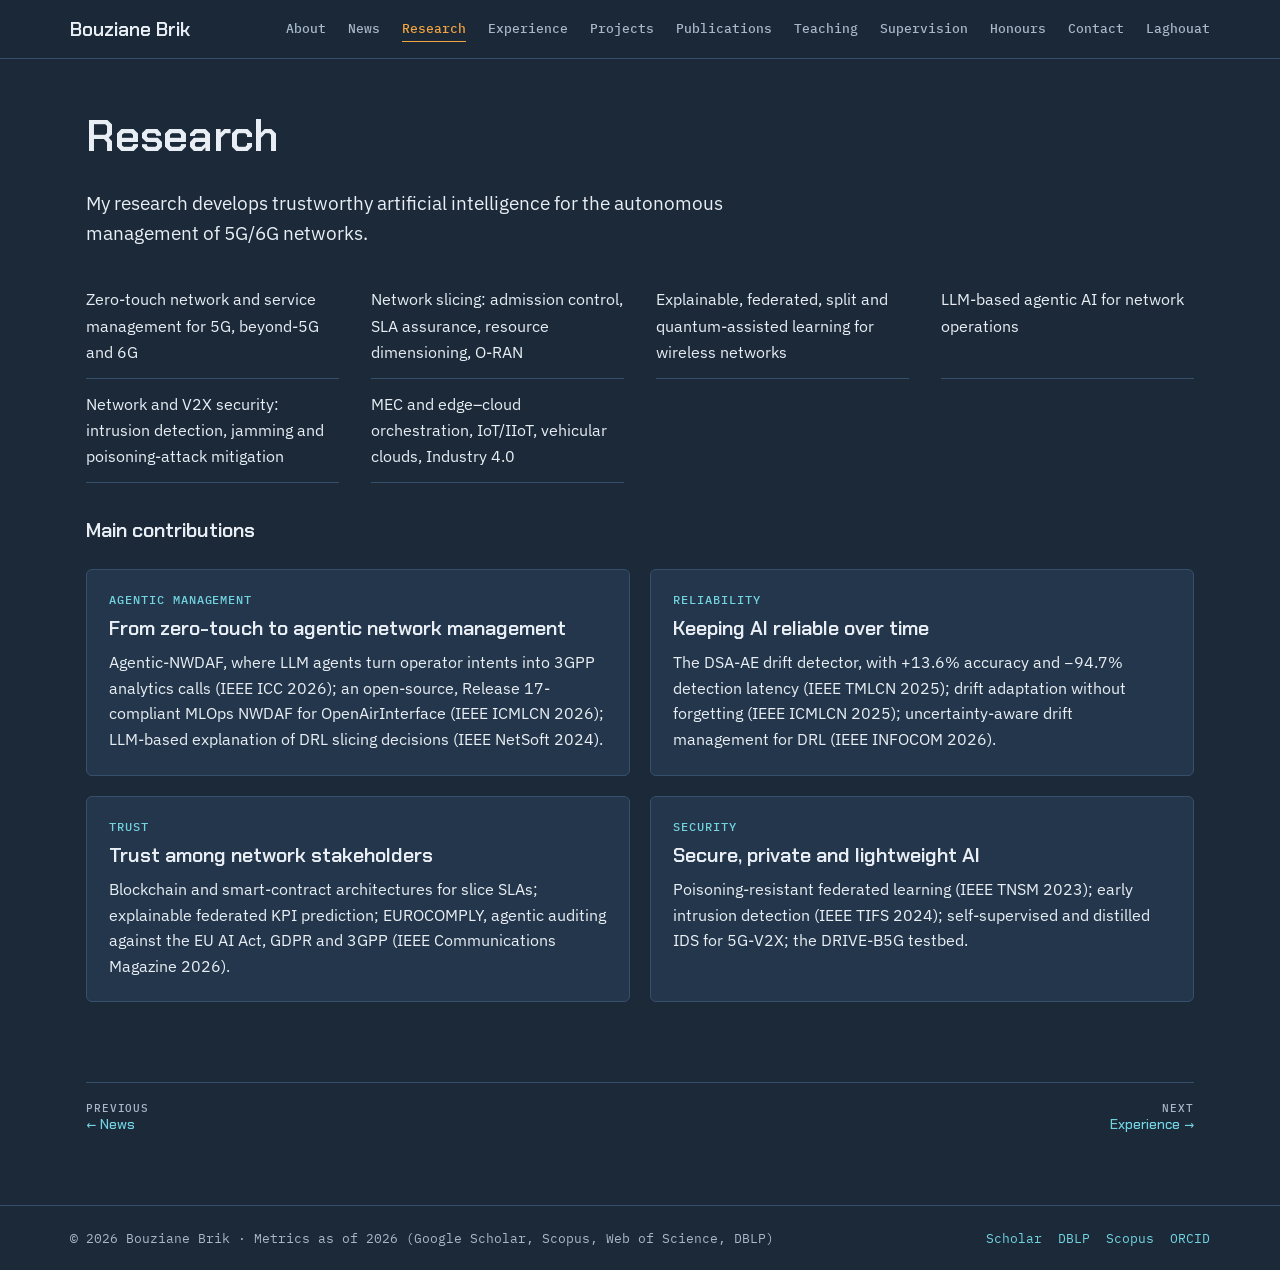
<file: research.html>
<!doctype html>
<html lang="en">
<head>
<meta charset="utf-8">
<meta name="theme-color" content="#1B2939">
<meta name="viewport" content="width=device-width, initial-scale=1, viewport-fit=cover">
<title>Research · Bouziane Brik</title>
<meta name="claude:viewport-fit-sides" content="cover">
<meta name="description" content="Dr. Bouziane Brik, Associate Professor of Computer Science at the University of Sharjah. Trustworthy AI for autonomous 5G/6G network management.">
<link rel="preconnect" href="https://fonts.googleapis.com">
<link rel="preconnect" href="https://fonts.gstatic.com" crossorigin>
<link rel="stylesheet" href="https://fonts.googleapis.com/css2?family=Chakra+Petch:wght@500;600;700&family=IBM+Plex+Mono:wght@400;500;600&family=IBM+Plex+Sans:ital,wght@0,400;0,500;0,600;1,400&display=swap">
<link rel="stylesheet" href="site.css">

<style>
.explore{display:grid;grid-template-columns:repeat(auto-fill,minmax(220px,1fr));gap:12px}
.explore a{display:flex;flex-direction:column;gap:6px;padding:16px;border:1px solid var(--rule);background:var(--surface);text-decoration:none;color:var(--ink);min-width:0}
.explore a:hover{border-color:var(--accent)}
.explore b{font:600 17px var(--f-display)}
.explore span{font-size:14px;color:var(--muted);line-height:1.45}
.pager{display:flex;justify-content:space-between;gap:16px;flex-wrap:wrap;border-top:1px solid var(--rule);padding-top:18px;font:500 14px var(--f-display)}
.pager a{text-decoration:none}
.pager small{display:block;font:500 11px var(--f-mono);text-transform:uppercase;letter-spacing:.08em;color:var(--muted)}
.pager .nx{text-align:right;margin-left:auto}
</style>
<script src="site.js" defer></script>
  <!-- Cloudflare Web Analytics --><script type='module' src='https://static.cloudflareinsights.com/beacon.min.js' data-cf-beacon='{"token": "e5b9dea19c0a4b01a5496e57ead342b6"}'></script><!-- End Cloudflare Web Analytics -->
</head>
<body>
<header class="top gut">
  <div class="in">
    <a class="logo" href="index.html">Bouziane Brik</a>
    <nav aria-label="Site"><ul class="menu"><li><a href="index.html">About</a></li><li><a href="news.html">News</a></li><li><a href="research.html" class="on" aria-current="page">Research</a></li><li><a href="experience.html">Experience</a></li><li><a href="projects.html">Projects</a></li><li><a href="publications.html">Publications</a></li><li><a href="teaching.html">Teaching</a></li><li><a href="supervision.html">Supervision</a></li><li><a href="honours.html">Honours</a></li><li><a href="contact.html">Contact</a></li><li><a href="laghouat.html">Laghouat</a></li></ul></nav>
  </div>
</header>
<div class="shell gut">

<main>
<section id="research" aria-labelledby="research-h">
  <div class="sec-head"><h2 id="research-h">Research</h2></div>
  <p class="lede">My research develops trustworthy artificial intelligence for the autonomous management of 5G/6G networks.</p>
  <ul class="areas">
    <li>Zero-touch network and service management for 5G, beyond-5G and 6G</li>
    <li>Network slicing: admission control, SLA assurance, resource dimensioning, O-RAN</li>
    <li>Explainable, federated, split and quantum-assisted learning for wireless networks</li>
    <li>LLM-based agentic AI for network operations</li>
    <li>Network and V2X security: intrusion detection, jamming and poisoning-attack mitigation</li>
    <li>MEC and edge–cloud orchestration, IoT/IIoT, vehicular clouds, Industry 4.0</li>
  </ul>
  <h3 class="sub-h">Main contributions</h3>
  <div class="contrib">
    <article><span class="label">Agentic management</span><h3>From zero-touch to agentic network management</h3>
      <p>Agentic-NWDAF, where LLM agents turn operator intents into 3GPP analytics calls (IEEE ICC 2026); an open-source, Release 17-compliant MLOps NWDAF for OpenAirInterface (IEEE ICMLCN 2026); LLM-based explanation of DRL slicing decisions (IEEE NetSoft 2024).</p></article>
    <article><span class="label">Reliability</span><h3>Keeping AI reliable over time</h3>
      <p>The DSA-AE drift detector, with +13.6% accuracy and −94.7% detection latency (IEEE TMLCN 2025); drift adaptation without forgetting (IEEE ICMLCN 2025); uncertainty-aware drift management for DRL (IEEE INFOCOM 2026).</p></article>
    <article><span class="label">Trust</span><h3>Trust among network stakeholders</h3>
      <p>Blockchain and smart-contract architectures for slice SLAs; explainable federated KPI prediction; EUROCOMPLY, agentic auditing against the EU AI Act, GDPR and 3GPP (IEEE Communications Magazine 2026).</p></article>
    <article><span class="label">Security</span><h3>Secure, private and lightweight AI</h3>
      <p>Poisoning-resistant federated learning (IEEE TNSM 2023); early intrusion detection (IEEE TIFS 2024); self-supervised and distilled IDS for 5G-V2X; the DRIVE-B5G testbed.</p></article>
  </div>
</section>


<div class="pager"><a href="news.html"><small>Previous</small>← News</a><a class="nx" href="experience.html"><small>Next</small>Experience →</a></div>
</main>
</div>
<footer class="foot gut"><div class="in"><span>© 2026 Bouziane Brik · Metrics as of 2026 (Google Scholar, Scopus, Web of Science, DBLP)</span><span class="ids"><a href="https://scholar.google.fr/citations?user=c3EPy9sAAAAJ&amp;hl=fr" target="_blank" rel="noopener">Scholar</a><a href="https://dblp.org/pid/133/4736.html" target="_blank" rel="noopener">DBLP</a><a href="https://www.scopus.com/authid/detail.uri?authorId=55490670200" target="_blank" rel="noopener">Scopus</a><a href="https://orcid.org/0000-0002-3267-5702" target="_blank" rel="noopener">ORCID</a></span></div></footer>

<script>
(function(){
  /* Network graphic: slow-drifting nodes with links, amber hubs. */
  var c=document.getElementById('net'); if(!c||!c.getContext) return;
  var x=c.getContext('2d'), still=window.matchMedia('(prefers-reduced-motion: reduce)').matches, W, H, P, raf;
  function size(){var d=Math.min(2,window.devicePixelRatio||1);W=c.clientWidth;H=c.clientHeight;c.width=W*d;c.height=H*d;x.setTransform(d,0,0,d,0,0);
    var n=Math.round(Math.min(80,W*H/12000));P=[];for(var i=0;i<n;i++)P.push({x:Math.random()*W,y:Math.random()*H,vx:(Math.random()-.5)*.25,vy:(Math.random()-.5)*.25,hub:Math.random()<.12})}
  function draw(){x.clearRect(0,0,W,H);
    for(var i=0;i<P.length;i++){var a=P[i];for(var j=i+1;j<P.length;j++){var b=P[j],d=Math.hypot(a.x-b.x,a.y-b.y);
      if(d<140){x.strokeStyle='rgba(92,200,215,'+((1-d/140)*.3)+')';x.lineWidth=1;x.beginPath();x.moveTo(a.x,a.y);x.lineTo(b.x,b.y);x.stroke()}}}
    P.forEach(function(p){x.fillStyle=p.hub?'rgba(242,165,65,.9)':'rgba(92,200,215,.6)';x.beginPath();x.arc(p.x,p.y,p.hub?3:1.8,0,7);x.fill();
      if(!still){p.x+=p.vx;p.y+=p.vy;if(p.x<0||p.x>W)p.vx*=-1;if(p.y<0||p.y>H)p.vy*=-1}});
    if(!still) raf=requestAnimationFrame(draw)}
  size();draw();window.addEventListener('resize',function(){cancelAnimationFrame(raf);size();draw()});
})();

(function(){
  /* Publication filter + search */
  var list=document.getElementById('publist'); if(!list) return;
  var items=[].slice.call(list.querySelectorAll('li:not(.yearrow)')), years=[].slice.call(list.querySelectorAll('.yearrow'));
  var btns=[].slice.call(document.querySelectorAll('.tabs button')), q=document.getElementById('pubsearch'), empty=document.getElementById('pubempty');
  var f='S';
  function apply(){
    var term=(q.value||'').trim().toLowerCase(), shown=0, seen={};
    items.forEach(function(li){
      var ok=(f==='A'||(f==='S'?li.dataset.sel==='1':li.dataset.t===f)) && (!term||li.textContent.toLowerCase().indexOf(term)>-1);
      li.hidden=!ok; if(ok){shown++; seen[li.dataset.y]=1}
    });
    years.forEach(function(y){y.hidden=!seen[y.dataset.y]});
    empty.hidden=shown>0;
  }
  btns.forEach(function(b){b.addEventListener('click',function(){f=b.dataset.f;btns.forEach(function(x){x.setAttribute('aria-pressed',x===b?'true':'false')});apply()})});
  q.addEventListener('input',function(){ if(q.value && f==='S'){f='A';btns.forEach(function(x){x.setAttribute('aria-pressed',x.dataset.f==='A'?'true':'false')})} apply()});
  apply();
})();

(function(){
  /* Copy buttons */
  document.querySelectorAll('.copy').forEach(function(b){
    b.addEventListener('click',function(){
      var t=b.dataset.copy, done=function(){b.textContent='Copied';setTimeout(function(){b.textContent='Copy'},1600)};
      try{navigator.clipboard.writeText(t).then(done,function(){sel(b)})}catch(e){sel(b)}
    });
  });
  function sel(b){var code=b.previousElementSibling,r=document.createRange();r.selectNodeContents(code);var s=getSelection();s.removeAllRanges();s.addRange(r)}
})();

(function(){var a=document.querySelector('.menu a.on'),u=a&&a.closest('.menu');if(u&&u.scrollWidth>u.clientWidth)u.scrollLeft=a.parentNode.offsetLeft-16})();
</script>

</body>
</html>
</file>
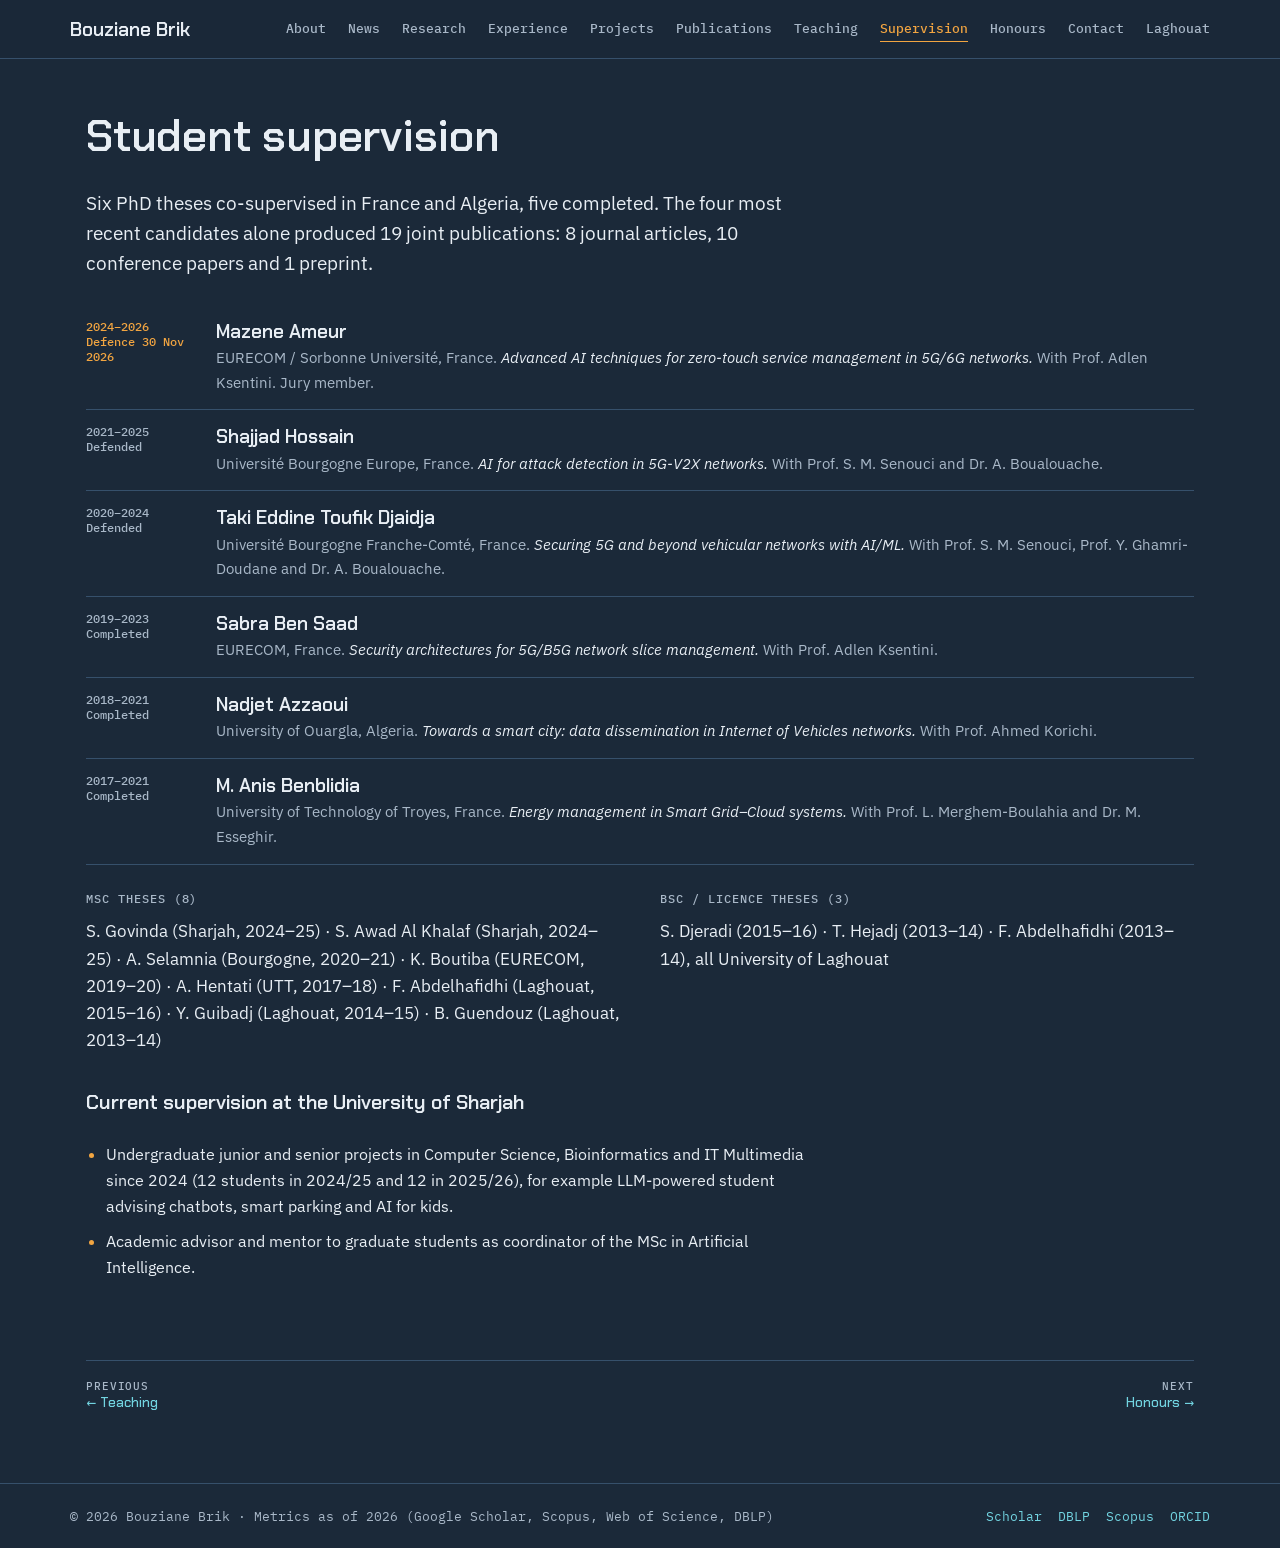
<file: supervision.html>
<!doctype html>
<html lang="en">
<head>
<meta charset="utf-8">
<meta name="theme-color" content="#1B2939">
<meta name="viewport" content="width=device-width, initial-scale=1, viewport-fit=cover">
<title>Supervision · Bouziane Brik</title>
<meta name="claude:viewport-fit-sides" content="cover">
<meta name="description" content="Dr. Bouziane Brik, Associate Professor of Computer Science at the University of Sharjah. Trustworthy AI for autonomous 5G/6G network management.">
<link rel="preconnect" href="https://fonts.googleapis.com">
<link rel="preconnect" href="https://fonts.gstatic.com" crossorigin>
<link rel="stylesheet" href="https://fonts.googleapis.com/css2?family=Chakra+Petch:wght@500;600;700&family=IBM+Plex+Mono:wght@400;500;600&family=IBM+Plex+Sans:ital,wght@0,400;0,500;0,600;1,400&display=swap">
<link rel="stylesheet" href="site.css">

<style>
.explore{display:grid;grid-template-columns:repeat(auto-fill,minmax(220px,1fr));gap:12px}
.explore a{display:flex;flex-direction:column;gap:6px;padding:16px;border:1px solid var(--rule);background:var(--surface);text-decoration:none;color:var(--ink);min-width:0}
.explore a:hover{border-color:var(--accent)}
.explore b{font:600 17px var(--f-display)}
.explore span{font-size:14px;color:var(--muted);line-height:1.45}
.pager{display:flex;justify-content:space-between;gap:16px;flex-wrap:wrap;border-top:1px solid var(--rule);padding-top:18px;font:500 14px var(--f-display)}
.pager a{text-decoration:none}
.pager small{display:block;font:500 11px var(--f-mono);text-transform:uppercase;letter-spacing:.08em;color:var(--muted)}
.pager .nx{text-align:right;margin-left:auto}
</style>
<script src="site.js" defer></script>
  <!-- Cloudflare Web Analytics --><script type='module' src='https://static.cloudflareinsights.com/beacon.min.js' data-cf-beacon='{"token": "e5b9dea19c0a4b01a5496e57ead342b6"}'></script><!-- End Cloudflare Web Analytics -->
</head>
<body>
<header class="top gut">
  <div class="in">
    <a class="logo" href="index.html">Bouziane Brik</a>
    <nav aria-label="Site"><ul class="menu"><li><a href="index.html">About</a></li><li><a href="news.html">News</a></li><li><a href="research.html">Research</a></li><li><a href="experience.html">Experience</a></li><li><a href="projects.html">Projects</a></li><li><a href="publications.html">Publications</a></li><li><a href="teaching.html">Teaching</a></li><li><a href="supervision.html" class="on" aria-current="page">Supervision</a></li><li><a href="honours.html">Honours</a></li><li><a href="contact.html">Contact</a></li><li><a href="laghouat.html">Laghouat</a></li></ul></nav>
  </div>
</header>
<div class="shell gut">

<main>
<section id="supervision" aria-labelledby="sup-h">
  <div class="sec-head"><h2 id="sup-h">Student supervision</h2></div>
  <p class="lede">Six PhD theses co-supervised in France and Algeria, five completed. The four most recent candidates alone produced 19 joint publications: 8 journal articles, 10 conference papers and 1 preprint.</p>
  <ul class="phd">
    <li><span class="st live">2024–2026<br>Defence 30 Nov 2026</span><div><b>Mazene Ameur</b><p>EURECOM / Sorbonne Université, France. <em>Advanced AI techniques for zero-touch service management in 5G/6G networks.</em> With Prof. Adlen Ksentini. Jury member.</p></div></li>
    <li><span class="st">2021–2025<br>Defended</span><div><b>Shajjad Hossain</b><p>Université Bourgogne Europe, France. <em>AI for attack detection in 5G-V2X networks.</em> With Prof. S. M. Senouci and Dr. A. Boualouache.</p></div></li>
    <li><span class="st">2020–2024<br>Defended</span><div><b>Taki Eddine Toufik Djaidja</b><p>Université Bourgogne Franche-Comté, France. <em>Securing 5G and beyond vehicular networks with AI/ML.</em> With Prof. S. M. Senouci, Prof. Y. Ghamri-Doudane and Dr. A. Boualouache.</p></div></li>
    <li><span class="st">2019–2023<br>Completed</span><div><b>Sabra Ben Saad</b><p>EURECOM, France. <em>Security architectures for 5G/B5G network slice management.</em> With Prof. Adlen Ksentini.</p></div></li>
    <li><span class="st">2018–2021<br>Completed</span><div><b>Nadjet Azzaoui</b><p>University of Ouargla, Algeria. <em>Towards a smart city: data dissemination in Internet of Vehicles networks.</em> With Prof. Ahmed Korichi.</p></div></li>
    <li><span class="st">2017–2021<br>Completed</span><div><b>M. Anis Benblidia</b><p>University of Technology of Troyes, France. <em>Energy management in Smart Grid–Cloud systems.</em> With Prof. L. Merghem-Boulahia and Dr. M. Esseghir.</p></div></li>
  </ul>
  <div class="cols2">
    <div><span class="label">MSc theses (8)</span><p>S. Govinda (Sharjah, 2024–25) · S. Awad Al Khalaf (Sharjah, 2024–25) · A. Selamnia (Bourgogne, 2020–21) · K. Boutiba (EURECOM, 2019–20) · A. Hentati (UTT, 2017–18) · F. Abdelhafidhi (Laghouat, 2015–16) · Y. Guibadj (Laghouat, 2014–15) · B. Guendouz (Laghouat, 2013–14)</p></div>
    <div><span class="label">BSc / Licence theses (3)</span><p>S. Djeradi (2015–16) · T. Hejadj (2013–14) · F. Abdelhafidhi (2013–14), all University of Laghouat</p></div>
  </div>
  <h3 class="sub-h">Current supervision at the University of Sharjah</h3>
  <ul class="plain">
    <li>Undergraduate junior and senior projects in Computer Science, Bioinformatics and IT Multimedia since 2024 (12 students in 2024/25 and 12 in 2025/26), for example LLM-powered student advising chatbots, smart parking and AI for kids.</li>
    <li>Academic advisor and mentor to graduate students as coordinator of the MSc in Artificial Intelligence.</li>
  </ul>
</section>


<div class="pager"><a href="teaching.html"><small>Previous</small>← Teaching</a><a class="nx" href="honours.html"><small>Next</small>Honours →</a></div>
</main>
</div>
<footer class="foot gut"><div class="in"><span>© 2026 Bouziane Brik · Metrics as of 2026 (Google Scholar, Scopus, Web of Science, DBLP)</span><span class="ids"><a href="https://scholar.google.fr/citations?user=c3EPy9sAAAAJ&amp;hl=fr" target="_blank" rel="noopener">Scholar</a><a href="https://dblp.org/pid/133/4736.html" target="_blank" rel="noopener">DBLP</a><a href="https://www.scopus.com/authid/detail.uri?authorId=55490670200" target="_blank" rel="noopener">Scopus</a><a href="https://orcid.org/0000-0002-3267-5702" target="_blank" rel="noopener">ORCID</a></span></div></footer>

<script>
(function(){
  /* Network graphic: slow-drifting nodes with links, amber hubs. */
  var c=document.getElementById('net'); if(!c||!c.getContext) return;
  var x=c.getContext('2d'), still=window.matchMedia('(prefers-reduced-motion: reduce)').matches, W, H, P, raf;
  function size(){var d=Math.min(2,window.devicePixelRatio||1);W=c.clientWidth;H=c.clientHeight;c.width=W*d;c.height=H*d;x.setTransform(d,0,0,d,0,0);
    var n=Math.round(Math.min(80,W*H/12000));P=[];for(var i=0;i<n;i++)P.push({x:Math.random()*W,y:Math.random()*H,vx:(Math.random()-.5)*.25,vy:(Math.random()-.5)*.25,hub:Math.random()<.12})}
  function draw(){x.clearRect(0,0,W,H);
    for(var i=0;i<P.length;i++){var a=P[i];for(var j=i+1;j<P.length;j++){var b=P[j],d=Math.hypot(a.x-b.x,a.y-b.y);
      if(d<140){x.strokeStyle='rgba(92,200,215,'+((1-d/140)*.3)+')';x.lineWidth=1;x.beginPath();x.moveTo(a.x,a.y);x.lineTo(b.x,b.y);x.stroke()}}}
    P.forEach(function(p){x.fillStyle=p.hub?'rgba(242,165,65,.9)':'rgba(92,200,215,.6)';x.beginPath();x.arc(p.x,p.y,p.hub?3:1.8,0,7);x.fill();
      if(!still){p.x+=p.vx;p.y+=p.vy;if(p.x<0||p.x>W)p.vx*=-1;if(p.y<0||p.y>H)p.vy*=-1}});
    if(!still) raf=requestAnimationFrame(draw)}
  size();draw();window.addEventListener('resize',function(){cancelAnimationFrame(raf);size();draw()});
})();

(function(){
  /* Publication filter + search */
  var list=document.getElementById('publist'); if(!list) return;
  var items=[].slice.call(list.querySelectorAll('li:not(.yearrow)')), years=[].slice.call(list.querySelectorAll('.yearrow'));
  var btns=[].slice.call(document.querySelectorAll('.tabs button')), q=document.getElementById('pubsearch'), empty=document.getElementById('pubempty');
  var f='S';
  function apply(){
    var term=(q.value||'').trim().toLowerCase(), shown=0, seen={};
    items.forEach(function(li){
      var ok=(f==='A'||(f==='S'?li.dataset.sel==='1':li.dataset.t===f)) && (!term||li.textContent.toLowerCase().indexOf(term)>-1);
      li.hidden=!ok; if(ok){shown++; seen[li.dataset.y]=1}
    });
    years.forEach(function(y){y.hidden=!seen[y.dataset.y]});
    empty.hidden=shown>0;
  }
  btns.forEach(function(b){b.addEventListener('click',function(){f=b.dataset.f;btns.forEach(function(x){x.setAttribute('aria-pressed',x===b?'true':'false')});apply()})});
  q.addEventListener('input',function(){ if(q.value && f==='S'){f='A';btns.forEach(function(x){x.setAttribute('aria-pressed',x.dataset.f==='A'?'true':'false')})} apply()});
  apply();
})();

(function(){
  /* Copy buttons */
  document.querySelectorAll('.copy').forEach(function(b){
    b.addEventListener('click',function(){
      var t=b.dataset.copy, done=function(){b.textContent='Copied';setTimeout(function(){b.textContent='Copy'},1600)};
      try{navigator.clipboard.writeText(t).then(done,function(){sel(b)})}catch(e){sel(b)}
    });
  });
  function sel(b){var code=b.previousElementSibling,r=document.createRange();r.selectNodeContents(code);var s=getSelection();s.removeAllRanges();s.addRange(r)}
})();

(function(){var a=document.querySelector('.menu a.on'),u=a&&a.closest('.menu');if(u&&u.scrollWidth>u.clientWidth)u.scrollLeft=a.parentNode.offsetLeft-16})();
</script>

</body>
</html>
</file>
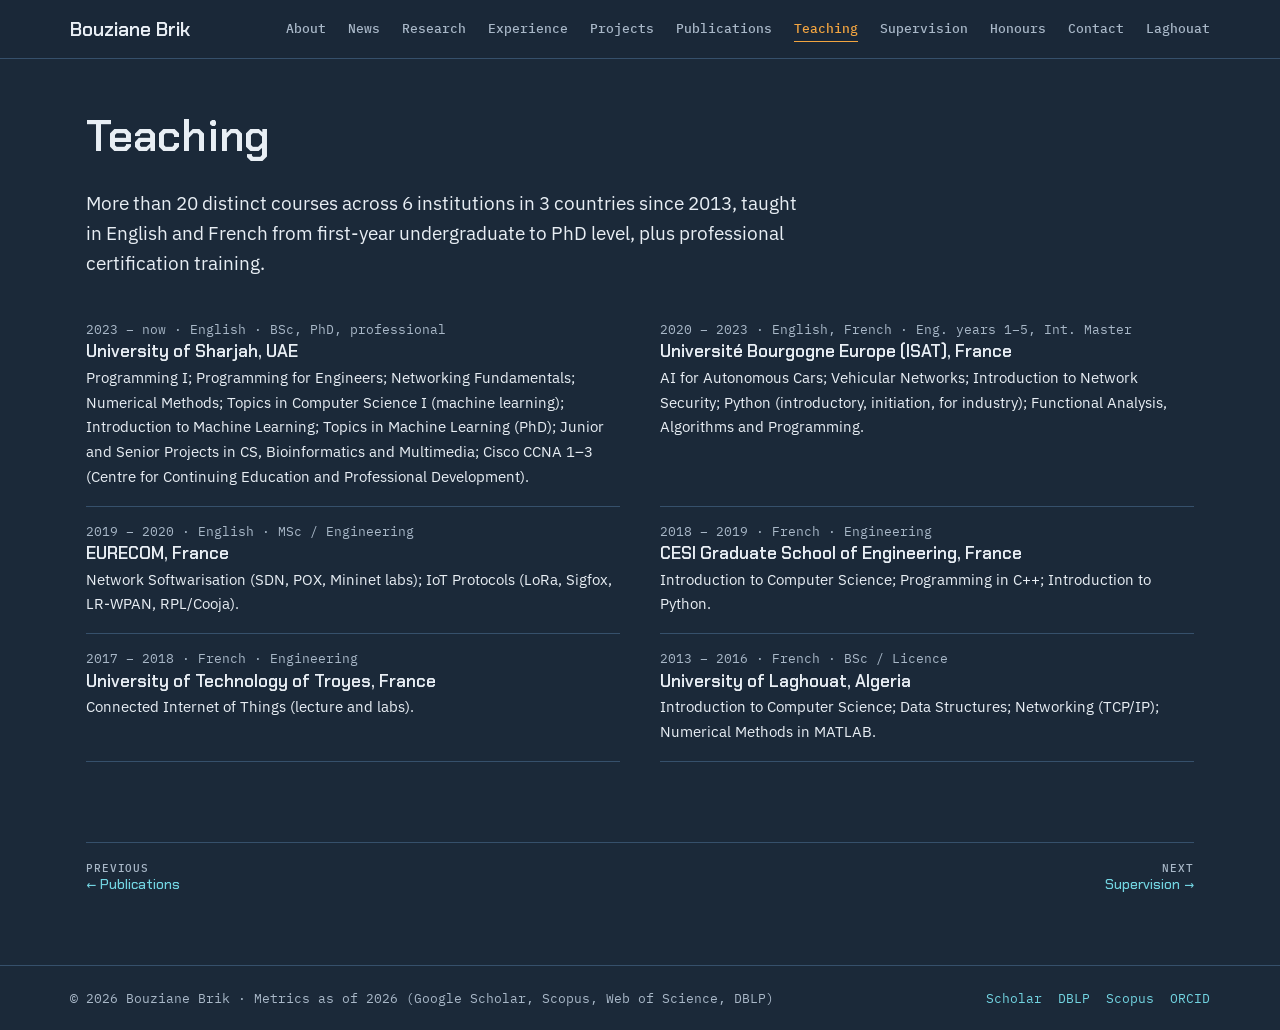
<file: teaching.html>
<!doctype html>
<html lang="en">
<head>
<meta charset="utf-8">
<meta name="theme-color" content="#1B2939">
<meta name="viewport" content="width=device-width, initial-scale=1, viewport-fit=cover">
<title>Teaching · Bouziane Brik</title>
<meta name="claude:viewport-fit-sides" content="cover">
<meta name="description" content="Dr. Bouziane Brik, Associate Professor of Computer Science at the University of Sharjah. Trustworthy AI for autonomous 5G/6G network management.">
<link rel="preconnect" href="https://fonts.googleapis.com">
<link rel="preconnect" href="https://fonts.gstatic.com" crossorigin>
<link rel="stylesheet" href="https://fonts.googleapis.com/css2?family=Chakra+Petch:wght@500;600;700&family=IBM+Plex+Mono:wght@400;500;600&family=IBM+Plex+Sans:ital,wght@0,400;0,500;0,600;1,400&display=swap">
<link rel="stylesheet" href="site.css">

<style>
.explore{display:grid;grid-template-columns:repeat(auto-fill,minmax(220px,1fr));gap:12px}
.explore a{display:flex;flex-direction:column;gap:6px;padding:16px;border:1px solid var(--rule);background:var(--surface);text-decoration:none;color:var(--ink);min-width:0}
.explore a:hover{border-color:var(--accent)}
.explore b{font:600 17px var(--f-display)}
.explore span{font-size:14px;color:var(--muted);line-height:1.45}
.pager{display:flex;justify-content:space-between;gap:16px;flex-wrap:wrap;border-top:1px solid var(--rule);padding-top:18px;font:500 14px var(--f-display)}
.pager a{text-decoration:none}
.pager small{display:block;font:500 11px var(--f-mono);text-transform:uppercase;letter-spacing:.08em;color:var(--muted)}
.pager .nx{text-align:right;margin-left:auto}
</style>
<script src="site.js" defer></script>
  <!-- Cloudflare Web Analytics --><script type='module' src='https://static.cloudflareinsights.com/beacon.min.js' data-cf-beacon='{"token": "e5b9dea19c0a4b01a5496e57ead342b6"}'></script><!-- End Cloudflare Web Analytics -->
</head>
<body>
<header class="top gut">
  <div class="in">
    <a class="logo" href="index.html">Bouziane Brik</a>
    <nav aria-label="Site"><ul class="menu"><li><a href="index.html">About</a></li><li><a href="news.html">News</a></li><li><a href="research.html">Research</a></li><li><a href="experience.html">Experience</a></li><li><a href="projects.html">Projects</a></li><li><a href="publications.html">Publications</a></li><li><a href="teaching.html" class="on" aria-current="page">Teaching</a></li><li><a href="supervision.html">Supervision</a></li><li><a href="honours.html">Honours</a></li><li><a href="contact.html">Contact</a></li><li><a href="laghouat.html">Laghouat</a></li></ul></nav>
  </div>
</header>
<div class="shell gut">

<main>
<section id="teaching" aria-labelledby="teach-h">
  <div class="sec-head"><h2 id="teach-h">Teaching</h2></div>
  <p class="lede">More than 20 distinct courses across 6 institutions in 3 countries since 2013, taught in English and French from first-year undergraduate to PhD level, plus professional certification training.</p>
  <div class="inst">
    <div><span class="meta">2023 – now · English · BSc, PhD, professional</span><h3>University of Sharjah, UAE</h3>
      <p>Programming I; Programming for Engineers; Networking Fundamentals; Numerical Methods; Topics in Computer Science I (machine learning); Introduction to Machine Learning; Topics in Machine Learning (PhD); Junior and Senior Projects in CS, Bioinformatics and Multimedia; Cisco CCNA 1–3 (Centre for Continuing Education and Professional Development).</p></div>
    <div><span class="meta">2020 – 2023 · English, French · Eng. years 1–5, Int. Master</span><h3>Université Bourgogne Europe (ISAT), France</h3>
      <p>AI for Autonomous Cars; Vehicular Networks; Introduction to Network Security; Python (introductory, initiation, for industry); Functional Analysis, Algorithms and Programming.</p></div>
    <div><span class="meta">2019 – 2020 · English · MSc / Engineering</span><h3>EURECOM, France</h3>
      <p>Network Softwarisation (SDN, POX, Mininet labs); IoT Protocols (LoRa, Sigfox, LR-WPAN, RPL/Cooja).</p></div>
    <div><span class="meta">2018 – 2019 · French · Engineering</span><h3>CESI Graduate School of Engineering, France</h3>
      <p>Introduction to Computer Science; Programming in C++; Introduction to Python.</p></div>
    <div><span class="meta">2017 – 2018 · French · Engineering</span><h3>University of Technology of Troyes, France</h3>
      <p>Connected Internet of Things (lecture and labs).</p></div>
    <div><span class="meta">2013 – 2016 · French · BSc / Licence</span><h3>University of Laghouat, Algeria</h3>
      <p>Introduction to Computer Science; Data Structures; Networking (TCP/IP); Numerical Methods in MATLAB.</p></div>
  </div>
</section>


<div class="pager"><a href="publications.html"><small>Previous</small>← Publications</a><a class="nx" href="supervision.html"><small>Next</small>Supervision →</a></div>
</main>
</div>
<footer class="foot gut"><div class="in"><span>© 2026 Bouziane Brik · Metrics as of 2026 (Google Scholar, Scopus, Web of Science, DBLP)</span><span class="ids"><a href="https://scholar.google.fr/citations?user=c3EPy9sAAAAJ&amp;hl=fr" target="_blank" rel="noopener">Scholar</a><a href="https://dblp.org/pid/133/4736.html" target="_blank" rel="noopener">DBLP</a><a href="https://www.scopus.com/authid/detail.uri?authorId=55490670200" target="_blank" rel="noopener">Scopus</a><a href="https://orcid.org/0000-0002-3267-5702" target="_blank" rel="noopener">ORCID</a></span></div></footer>

<script>
(function(){
  /* Network graphic: slow-drifting nodes with links, amber hubs. */
  var c=document.getElementById('net'); if(!c||!c.getContext) return;
  var x=c.getContext('2d'), still=window.matchMedia('(prefers-reduced-motion: reduce)').matches, W, H, P, raf;
  function size(){var d=Math.min(2,window.devicePixelRatio||1);W=c.clientWidth;H=c.clientHeight;c.width=W*d;c.height=H*d;x.setTransform(d,0,0,d,0,0);
    var n=Math.round(Math.min(80,W*H/12000));P=[];for(var i=0;i<n;i++)P.push({x:Math.random()*W,y:Math.random()*H,vx:(Math.random()-.5)*.25,vy:(Math.random()-.5)*.25,hub:Math.random()<.12})}
  function draw(){x.clearRect(0,0,W,H);
    for(var i=0;i<P.length;i++){var a=P[i];for(var j=i+1;j<P.length;j++){var b=P[j],d=Math.hypot(a.x-b.x,a.y-b.y);
      if(d<140){x.strokeStyle='rgba(92,200,215,'+((1-d/140)*.3)+')';x.lineWidth=1;x.beginPath();x.moveTo(a.x,a.y);x.lineTo(b.x,b.y);x.stroke()}}}
    P.forEach(function(p){x.fillStyle=p.hub?'rgba(242,165,65,.9)':'rgba(92,200,215,.6)';x.beginPath();x.arc(p.x,p.y,p.hub?3:1.8,0,7);x.fill();
      if(!still){p.x+=p.vx;p.y+=p.vy;if(p.x<0||p.x>W)p.vx*=-1;if(p.y<0||p.y>H)p.vy*=-1}});
    if(!still) raf=requestAnimationFrame(draw)}
  size();draw();window.addEventListener('resize',function(){cancelAnimationFrame(raf);size();draw()});
})();

(function(){
  /* Publication filter + search */
  var list=document.getElementById('publist'); if(!list) return;
  var items=[].slice.call(list.querySelectorAll('li:not(.yearrow)')), years=[].slice.call(list.querySelectorAll('.yearrow'));
  var btns=[].slice.call(document.querySelectorAll('.tabs button')), q=document.getElementById('pubsearch'), empty=document.getElementById('pubempty');
  var f='S';
  function apply(){
    var term=(q.value||'').trim().toLowerCase(), shown=0, seen={};
    items.forEach(function(li){
      var ok=(f==='A'||(f==='S'?li.dataset.sel==='1':li.dataset.t===f)) && (!term||li.textContent.toLowerCase().indexOf(term)>-1);
      li.hidden=!ok; if(ok){shown++; seen[li.dataset.y]=1}
    });
    years.forEach(function(y){y.hidden=!seen[y.dataset.y]});
    empty.hidden=shown>0;
  }
  btns.forEach(function(b){b.addEventListener('click',function(){f=b.dataset.f;btns.forEach(function(x){x.setAttribute('aria-pressed',x===b?'true':'false')});apply()})});
  q.addEventListener('input',function(){ if(q.value && f==='S'){f='A';btns.forEach(function(x){x.setAttribute('aria-pressed',x.dataset.f==='A'?'true':'false')})} apply()});
  apply();
})();

(function(){
  /* Copy buttons */
  document.querySelectorAll('.copy').forEach(function(b){
    b.addEventListener('click',function(){
      var t=b.dataset.copy, done=function(){b.textContent='Copied';setTimeout(function(){b.textContent='Copy'},1600)};
      try{navigator.clipboard.writeText(t).then(done,function(){sel(b)})}catch(e){sel(b)}
    });
  });
  function sel(b){var code=b.previousElementSibling,r=document.createRange();r.selectNodeContents(code);var s=getSelection();s.removeAllRanges();s.addRange(r)}
})();

(function(){var a=document.querySelector('.menu a.on'),u=a&&a.closest('.menu');if(u&&u.scrollWidth>u.clientWidth)u.scrollLeft=a.parentNode.offsetLeft-16})();
</script>

</body>
</html>
</file>
<file: site.css>
/* Signal: dark technical theme. Sticky top bar, one wide reading column; network graphic on the homepage. */
:root{
 --paper:#1B2939; --surface:#24364B; --ink:#E8EEF4; --muted:#A9B8C8; --rule:#36506B;
 --accent:#72D4E1; --accent-soft:#1F4152; --signal:#F2A541;
 --f-display:"Chakra Petch", "IBM Plex Sans", system-ui, sans-serif;
 --f-body:"IBM Plex Sans", "Segoe UI", system-ui, sans-serif;
 --f-mono:"IBM Plex Mono", ui-monospace, "SFMono-Regular", Menlo, monospace;
 color-scheme:dark;
}
*{box-sizing:border-box}
html{scroll-behavior:smooth;scroll-padding-top:90px}
@media (prefers-reduced-motion: reduce){html{scroll-behavior:auto}}
body{background:var(--paper);color:var(--ink);font:400 16.5px/1.65 var(--f-body);margin:0;-webkit-font-smoothing:antialiased}
body::before{content:"";position:fixed;inset:0 0 auto;height:env(safe-area-inset-top,0px);z-index:30;background:var(--paper)}
a{color:var(--accent);text-decoration-thickness:1px;text-underline-offset:3px}
a:hover{text-decoration-thickness:2px}
:focus-visible{outline:2px solid var(--signal);outline-offset:3px;border-radius:2px}
h1,h2,h3{font-family:var(--f-display);text-wrap:balance;margin:0;line-height:1.15}
p{margin:0}
img{max-width:100%}
.label{font:500 12px/1.3 var(--f-mono);text-transform:uppercase;letter-spacing:.08em;color:var(--muted)}
.num{font-family:var(--f-mono);font-variant-numeric:tabular-nums}
.gut{padding-left:max(16px, env(safe-area-inset-left, 0px));padding-right:max(16px, env(safe-area-inset-right, 0px))}

/* ---------- top bar ---------- */
.top{position:sticky;top:env(safe-area-inset-top,0px);z-index:20;background:rgba(27,41,57,.94);border-bottom:1px solid var(--rule);-webkit-backdrop-filter:blur(8px);backdrop-filter:blur(8px)}
.top .in{max-width:1140px;margin:0 auto;display:flex;align-items:center;justify-content:space-between;gap:8px 28px;padding-block:16px}
.logo{font:600 19px/1 var(--f-display);color:var(--ink);text-decoration:none;white-space:nowrap}
.logo i{font-style:normal;color:var(--signal)}
.top nav{min-width:0}
.menu{display:flex;gap:22px;margin:0;padding:0;list-style:none;overflow-x:auto;scrollbar-width:none;min-width:0}
.menu::-webkit-scrollbar{display:none}
.menu a{font:500 13px/1 var(--f-mono);color:var(--muted);text-decoration:none;white-space:nowrap;display:block;padding-block:6px;border-bottom:1px solid transparent}
.menu a:hover{color:var(--ink)}
.menu a.on{color:var(--signal);border-color:var(--signal)}

/* ---------- shell ---------- */
.shell{max-width:1140px;margin:0 auto}
main{min-width:0;padding-block:52px 72px;display:flex;flex-direction:column;gap:80px}
main.home{padding-top:0}
section{display:flex;flex-direction:column;gap:26px;min-width:0}
.sec-head{display:flex;align-items:baseline;gap:14px}
.sec-head .label{color:var(--signal)}
.sec-head h2{font-size:clamp(30px,4vw,44px);font-weight:600;letter-spacing:-.005em}
.lede{font-size:19px;line-height:1.6;max-width:66ch}
.prose{max-width:68ch;display:flex;flex-direction:column;gap:14px}
.sub-h{font:600 22px var(--f-display);margin-top:8px}

/* ---------- homepage hero ---------- */
.hero-band{position:relative;overflow:hidden;border-bottom:1px solid var(--rule);background:radial-gradient(ellipse at 70% 40%, #2A4563 0%, var(--paper) 70%)}
.hero-band canvas{position:absolute;inset:0;width:100%;height:100%;display:block}
.hero-band .in{position:relative;max-width:1140px;margin:0 auto;padding-block:64px 56px;display:grid;grid-template-columns:minmax(0,1fr) 250px;gap:48px;align-items:center}
.hero-band .t{display:flex;flex-direction:column;gap:20px;min-width:0}
.kick{display:flex;flex-wrap:wrap;gap:6px 18px}
.kick span{font:500 12.5px/1.4 var(--f-mono);color:var(--accent);letter-spacing:.08em;text-transform:uppercase}
.hero-band h1{font:700 clamp(44px,7vw,84px)/.98 var(--f-display);letter-spacing:-.01em}
.hero-band .role{font-size:clamp(18px,2.1vw,23px);line-height:1.45;max-width:36ch}
.hero-band .role em{font-style:normal;color:var(--signal)}
.portrait{display:block;width:100%;height:auto;border:1px solid var(--rule);border-radius:6px;box-shadow:0 20px 50px rgba(0,0,0,.35)}
.btns{display:flex;flex-wrap:wrap;gap:10px}
.btns a{font:500 13px/1 var(--f-mono);padding:10px 14px;border:1px solid var(--rule);border-radius:4px;color:var(--ink);text-decoration:none;background:rgba(36,54,75,.8)}
.btns a:hover{border-color:var(--accent)}
.btns a.pri{background:var(--signal);border-color:var(--signal);color:var(--paper)}
.metrics{display:grid;grid-template-columns:repeat(4,minmax(0,1fr));border-bottom:1px solid var(--rule)}
.metrics div{padding:20px 18px 18px 0;display:flex;flex-direction:column;gap:4px}
.metrics div+div{padding-left:18px;border-left:1px solid var(--rule)}
.metrics strong{font:600 clamp(26px,3.4vw,36px)/1 var(--f-mono);color:var(--accent);font-variant-numeric:tabular-nums}
.metrics small{font:12px/1.35 var(--f-mono);color:var(--muted)}
.about{display:grid;grid-template-columns:minmax(0,1.25fr) minmax(0,1fr);gap:44px;align-items:start}
.stack{display:flex;flex-direction:column;gap:6px;margin:0;padding:0;list-style:none}
.stack li{font:500 13.5px/1.4 var(--f-mono);padding:10px 12px;border:1px solid var(--rule);border-radius:4px;background:var(--surface);display:flex;justify-content:space-between;gap:12px}
.stack li i{font-style:normal;color:var(--muted);text-align:right}
.stack li.aff{flex-direction:column;gap:2px}
.stack li.aff b{color:var(--ink);font-weight:500}
.stack li.aff span{color:var(--muted);font-size:12.5px}
.stack li.hot i{color:var(--signal)}
.chips{display:flex;flex-wrap:wrap;gap:8px}
.chip{font:500 12.5px/1 var(--f-mono);padding:7px 10px;border:1px solid var(--rule);border-radius:4px;color:var(--ink);background:var(--surface)}
.chip.hot{border-color:var(--accent);color:var(--accent);background:var(--accent-soft)}

/* ---------- facts table ---------- */
.facts{display:grid;grid-template-columns:minmax(0,1fr) minmax(0,1fr);gap:0 40px}
.facts dl{margin:0}
.facts div{display:grid;grid-template-columns:minmax(0,1fr) auto;gap:16px;padding:10px 0;border-bottom:1px solid var(--rule);font-size:15.5px}
.facts dt{color:var(--muted)}
.facts dd{margin:0;text-align:right;font-family:var(--f-mono);font-size:14px;font-variant-numeric:tabular-nums}

/* ---------- research ---------- */
.areas{display:grid;grid-template-columns:repeat(auto-fit,minmax(250px,1fr));gap:0 32px;margin:0;padding:0;list-style:none}
.areas li{padding:12px 0;border-bottom:1px solid var(--rule);font-size:16px}
.contrib{display:grid;grid-template-columns:repeat(2,minmax(0,1fr));gap:20px}
.contrib article{background:var(--surface);border:1px solid var(--rule);padding:22px;display:flex;flex-direction:column;gap:10px;min-width:0}
.contrib h3{font-size:19px;font-weight:600}
.contrib p{font-size:15.5px;color:var(--ink)}
.contrib .label{color:var(--accent)}
.plan{border-left:3px solid var(--signal);padding:4px 0 4px 20px;max-width:70ch;display:flex;flex-direction:column;gap:6px}
.plan h3{font-size:20px}

/* ---------- timeline ---------- */
.tl{display:flex;flex-direction:column}
.tl > div{display:grid;grid-template-columns:150px minmax(0,1fr);gap:24px;padding:16px 0;border-bottom:1px solid var(--rule)}
.tl .when{font:500 13px/1.6 var(--f-mono);color:var(--muted);font-variant-numeric:tabular-nums}
.tl h3{font-size:18px;font-weight:600}
.tl .where{font-size:15px;color:var(--muted);margin-top:2px}
.tl p{font-size:15.5px;margin-top:6px;max-width:66ch}
.tl .now .when{color:var(--signal)}
.sub-h{font:600 20px var(--f-display);margin-top:8px}

/* ---------- tables ---------- */
.tablewrap{overflow-x:auto;border-top:1px solid var(--ink)}
table{border-collapse:collapse;width:100%;min-width:640px;font-size:15px}
th{font:500 11.5px var(--f-mono);text-transform:uppercase;letter-spacing:.07em;color:var(--muted);text-align:left;padding:10px 12px 10px 0;border-bottom:1px solid var(--rule)}
td{padding:12px 12px 12px 0;border-bottom:1px solid var(--rule);vertical-align:top}
td.amt{font-family:var(--f-mono);font-size:13.5px;white-space:nowrap;font-variant-numeric:tabular-nums}
td.yr{font-family:var(--f-mono);font-size:13.5px;white-space:nowrap;color:var(--muted)}
td .fund{display:block;color:var(--muted);font-size:13.5px}
.role-pi{font:500 12px var(--f-mono);color:var(--accent);white-space:nowrap}
.note{font-size:14px;color:var(--muted);max-width:70ch}

/* ---------- publications ---------- */
.book{display:grid;grid-template-columns:auto minmax(0,1fr);gap:20px;align-items:center;background:var(--surface);border:1px solid var(--rule);padding:20px}
.book .spine{width:64px;height:88px;background:var(--accent);color:var(--paper);display:flex;align-items:flex-end;padding:8px;font:700 13px/1 var(--f-display)}
.book h3{font-size:19px}
.book p{font-size:15px;color:var(--muted)}
.pubtools{display:flex;flex-wrap:wrap;gap:10px;align-items:center;justify-content:space-between}
.tabs{display:flex;flex-wrap:wrap;gap:6px}
.tabs button{font:500 13px var(--f-mono);padding:8px 12px;border:1px solid var(--rule);background:var(--surface);color:var(--ink);border-radius:999px;cursor:pointer}
.tabs button[aria-pressed="true"]{background:var(--ink);color:var(--paper);border-color:var(--ink)}
.tabs button span{opacity:.6;margin-left:4px}
.search{flex:1 1 220px;max-width:320px;font:15px var(--f-body);padding:9px 12px;border:1px solid var(--rule);background:var(--surface);color:var(--ink);border-radius:6px}
.publist{list-style:none;margin:0;padding:0;display:flex;flex-direction:column}
.publist li{display:grid;grid-template-columns:52px minmax(0,1fr);gap:14px;padding:14px 0;border-bottom:1px solid var(--rule)}
.publist .tag{font:500 12px var(--f-mono);color:var(--muted);padding-top:3px}
.publist .ti{font:600 16.5px/1.4 var(--f-display);color:var(--ink)}
.publist .au{font-size:14.5px;color:var(--muted);margin-top:3px}
.publist .au b{color:var(--ink);font-weight:600}
.publist .ve{font-size:14.5px;font-style:italic;margin-top:2px}
.publist .ve a{font:normal 500 12.5px var(--f-mono);margin-left:8px;white-space:nowrap}
.yearrow{font:600 13px var(--f-mono);color:var(--signal);padding:22px 0 6px;border-bottom:1px solid var(--rule);letter-spacing:.06em}
.empty{padding:20px 0;color:var(--muted)}
.more{display:flex;flex-wrap:wrap;gap:10px 20px;font-size:15px}

/* ---------- teaching / service ---------- */
.inst{display:grid;grid-template-columns:repeat(2,minmax(0,1fr));gap:0 40px}
.inst > div{padding:16px 0;border-bottom:1px solid var(--rule);display:flex;flex-direction:column;gap:4px;min-width:0}
.inst h3{font-size:17px;font-weight:600}
.inst .meta{font:12.5px/1.4 var(--f-mono);color:var(--muted)}
.inst p{font-size:15px}
ul.plain{margin:0;padding-left:20px;display:flex;flex-direction:column;gap:8px;max-width:72ch;font-size:16px}
ul.plain li::marker{color:var(--signal)}
.phd{list-style:none;margin:0;padding:0;display:flex;flex-direction:column}
.phd li{display:grid;grid-template-columns:110px minmax(0,1fr);gap:20px;padding:14px 0;border-bottom:1px solid var(--rule)}
.phd .st{font:500 12px var(--f-mono);color:var(--muted)}
.phd .st.live{color:var(--signal)}
.phd b{font:600 17px var(--f-display)}
.phd p{font-size:15px;color:var(--muted)}
.phd p em{color:var(--ink)}
.cols2{display:grid;grid-template-columns:repeat(2,minmax(0,1fr));gap:28px 40px}
.cols2 > div{min-width:0;display:flex;flex-direction:column;gap:12px}
.rows{display:flex;flex-direction:column}
.rows div{display:grid;grid-template-columns:96px minmax(0,1fr);gap:16px;padding:9px 0;border-bottom:1px solid var(--rule);font-size:15px}
.rows .yr{font:500 12.5px/1.7 var(--f-mono);color:var(--muted)}
.rows .r{font-weight:600;font-family:var(--f-display)}

/* ---------- skills ---------- */
.skills{display:grid;grid-template-columns:repeat(auto-fit,minmax(280px,1fr));gap:24px 40px}
.skills > div{display:flex;flex-direction:column;gap:8px}

/* ---------- contact ---------- */
.contact{display:grid;grid-template-columns:repeat(auto-fit,minmax(260px,1fr));gap:20px}
.contact > div{background:var(--surface);border:1px solid var(--rule);padding:20px;display:flex;flex-direction:column;gap:8px;min-width:0}
.mail{display:flex;gap:10px;align-items:center;flex-wrap:wrap}
.mail code{font:500 14.5px var(--f-mono);user-select:all;overflow-wrap:anywhere}
.copy{font:500 12px var(--f-mono);padding:5px 9px;border:1px solid var(--rule);background:transparent;color:var(--muted);border-radius:4px;cursor:pointer}
.copy:hover{color:var(--ink);border-color:var(--ink)}


/* ---------- signal touches on shared components ---------- */
.contrib article,.contact > div,.book{border-radius:6px}
.contrib .label{color:var(--accent)}
.contrib h3{font-size:20px}
.tl .when,.rows .yr,td.yr{color:var(--muted)}
.tl .now .when{color:var(--signal)}
.tl h3,.phd b{font-size:19px}
.publist .ti{font-weight:500;font-family:var(--f-body)}
.tabs button[aria-pressed="true"]{background:var(--signal);color:var(--paper);border-color:var(--signal)}
.search{font-family:var(--f-body)}
.tablewrap{border-top:1px solid var(--rule)}
.award-photo img{box-shadow:0 20px 50px rgba(0,0,0,.4)}

/* ---------- footer ---------- */
.foot{border-top:1px solid var(--rule)}
.foot .in{max-width:1140px;margin:0 auto;padding-block:22px;display:flex;flex-wrap:wrap;justify-content:space-between;gap:10px 24px;font:12.5px/1.6 var(--f-mono);color:var(--muted)}
.foot .ids{display:flex;flex-wrap:wrap;gap:6px 16px}
.foot .ids a{text-decoration:none}

/* ---------- responsive ---------- */
@media (max-width: 900px){
  .top .in{flex-wrap:wrap;padding-block:12px 4px}
  .top nav{flex:1 1 100%}
  .menu{gap:20px}
  .hero-band .in{grid-template-columns:minmax(0,1fr);padding-block:40px}
  .hero-band .portrait-wrap{max-width:260px}
  .about{grid-template-columns:minmax(0,1fr)}
  main{padding-top:36px;gap:64px}
  html{scroll-padding-top:110px}
}
@media (max-width: 720px){
  body{font-size:16px}
  .metrics{grid-template-columns:repeat(2,minmax(0,1fr))}
  .metrics div:nth-child(3){padding-left:0;border-left:0}
  .metrics div:nth-child(n+3){border-top:1px solid var(--rule)}
  .facts,.contrib,.inst,.cols2{grid-template-columns:minmax(0,1fr)}
  .tl > div{grid-template-columns:minmax(0,1fr);gap:4px}
  .phd li{grid-template-columns:minmax(0,1fr);gap:4px}
  .publist li{grid-template-columns:minmax(0,1fr);gap:2px}
  .book{grid-template-columns:minmax(0,1fr)}
  .book .spine{display:none}
  .search{max-width:none}
}

/* ---------- news ---------- */
.newslist{list-style:none;margin:0;padding:0;display:flex;flex-direction:column}
.newslist li{display:grid;grid-template-columns:110px minmax(0,1fr);gap:20px;padding:16px 0;border-bottom:1px solid var(--rule)}
.newslist time{font:500 13px/1.7 var(--f-mono);color:var(--muted);font-variant-numeric:tabular-nums}
.newslist .nb{display:flex;flex-direction:column;gap:6px;min-width:0}
.newslist b{font:600 18px/1.35 var(--f-display)}
.newslist p{font-size:15.5px;color:var(--muted);max-width:72ch}
.ntag{align-self:flex-start;font:500 11px/1 var(--f-mono);text-transform:uppercase;letter-spacing:.08em;padding:5px 8px;border-radius:3px;border:1px solid var(--rule);color:var(--muted)}
.ntag.pub{color:var(--accent);border-color:var(--accent)}
.ntag.award{color:var(--signal);border-color:var(--signal)}
.ntag.conf{color:#B7A6FF;border-color:#B7A6FF}
.newslist li.up time{color:var(--signal)}
.newslist.short li{grid-template-columns:110px minmax(0,1fr)}
@media (max-width:720px){.newslist li,.newslist.short li{grid-template-columns:minmax(0,1fr);gap:4px}}

/* ---------- justified bio ---------- */
.prose.just p{text-align:justify;hyphens:auto;-webkit-hyphens:auto}
.ntag.media{color:#F28DB2;border-color:#F28DB2}
.press{display:flex;gap:16px;align-items:flex-start;flex-wrap:wrap;margin-top:4px}
.press img{width:140px;height:auto;border:1px solid var(--rule);border-radius:4px}
.press a{font:500 13px var(--f-mono)}
/* ---------- Laghouat ---------- */
.city{display:grid;grid-template-columns:minmax(0,1.3fr) minmax(0,1fr);gap:40px;align-items:start}
.city figure,.gallery figure{margin:0;display:flex;flex-direction:column;gap:8px}
.city img,.gallery img{display:block;width:100%;height:auto;border:1px solid var(--rule);border-radius:6px}
figcaption{font-size:13.5px;color:var(--muted)}
.gallery{display:grid;grid-template-columns:minmax(0,1fr);gap:24px}
.src{font-size:13.5px;color:var(--muted)}
@media (max-width:820px){.city{grid-template-columns:minmax(0,1fr)}.city figure{max-width:420px}}

.nphotos{display:grid;grid-template-columns:minmax(0,1fr);gap:12px;max-width:640px;margin-top:6px}
.nphotos.two{grid-template-columns:minmax(0,1.4fr) minmax(0,1fr);align-items:start}
.nphotos figure{margin:0}
.nphotos img{display:block;width:100%;height:auto;border:1px solid var(--rule);border-radius:4px}
.nphotos.pair{grid-template-columns:repeat(2,minmax(0,1fr));max-width:420px}
.nphotos.solo{max-width:100px}
.nphotos.poster{max-width:340px}
.ntag.visit{color:#9FE0A0;border-color:#9FE0A0}

/* ---------- photo protection + viewer ---------- */
img{-webkit-user-drag:none;user-select:none;-webkit-user-select:none;-webkit-touch-callout:none}
.zoom{cursor:zoom-in;display:block}
.press .zoom{display:inline}
.lb{position:fixed;inset:0;z-index:50;background:rgba(10,16,24,.92);display:flex;align-items:center;justify-content:center;padding:max(16px,env(safe-area-inset-top,0px)) max(16px,env(safe-area-inset-right,0px)) max(16px,env(safe-area-inset-bottom,0px)) max(16px,env(safe-area-inset-left,0px));cursor:zoom-out}
.lb[hidden]{display:none}
.lb .frame{position:relative;max-width:100%;max-height:100%}
.lb img{display:block;max-width:min(1200px,100%);max-height:calc(100vh - 64px);width:auto;height:auto;border-radius:4px}
.lb .shield{position:absolute;inset:0}
.lb button{position:absolute;top:max(12px,env(safe-area-inset-top,0px));right:max(12px,env(safe-area-inset-right,0px));font:500 13px var(--f-mono);padding:8px 12px;border:1px solid var(--rule);border-radius:4px;background:var(--surface);color:var(--ink);cursor:pointer}
</file>
